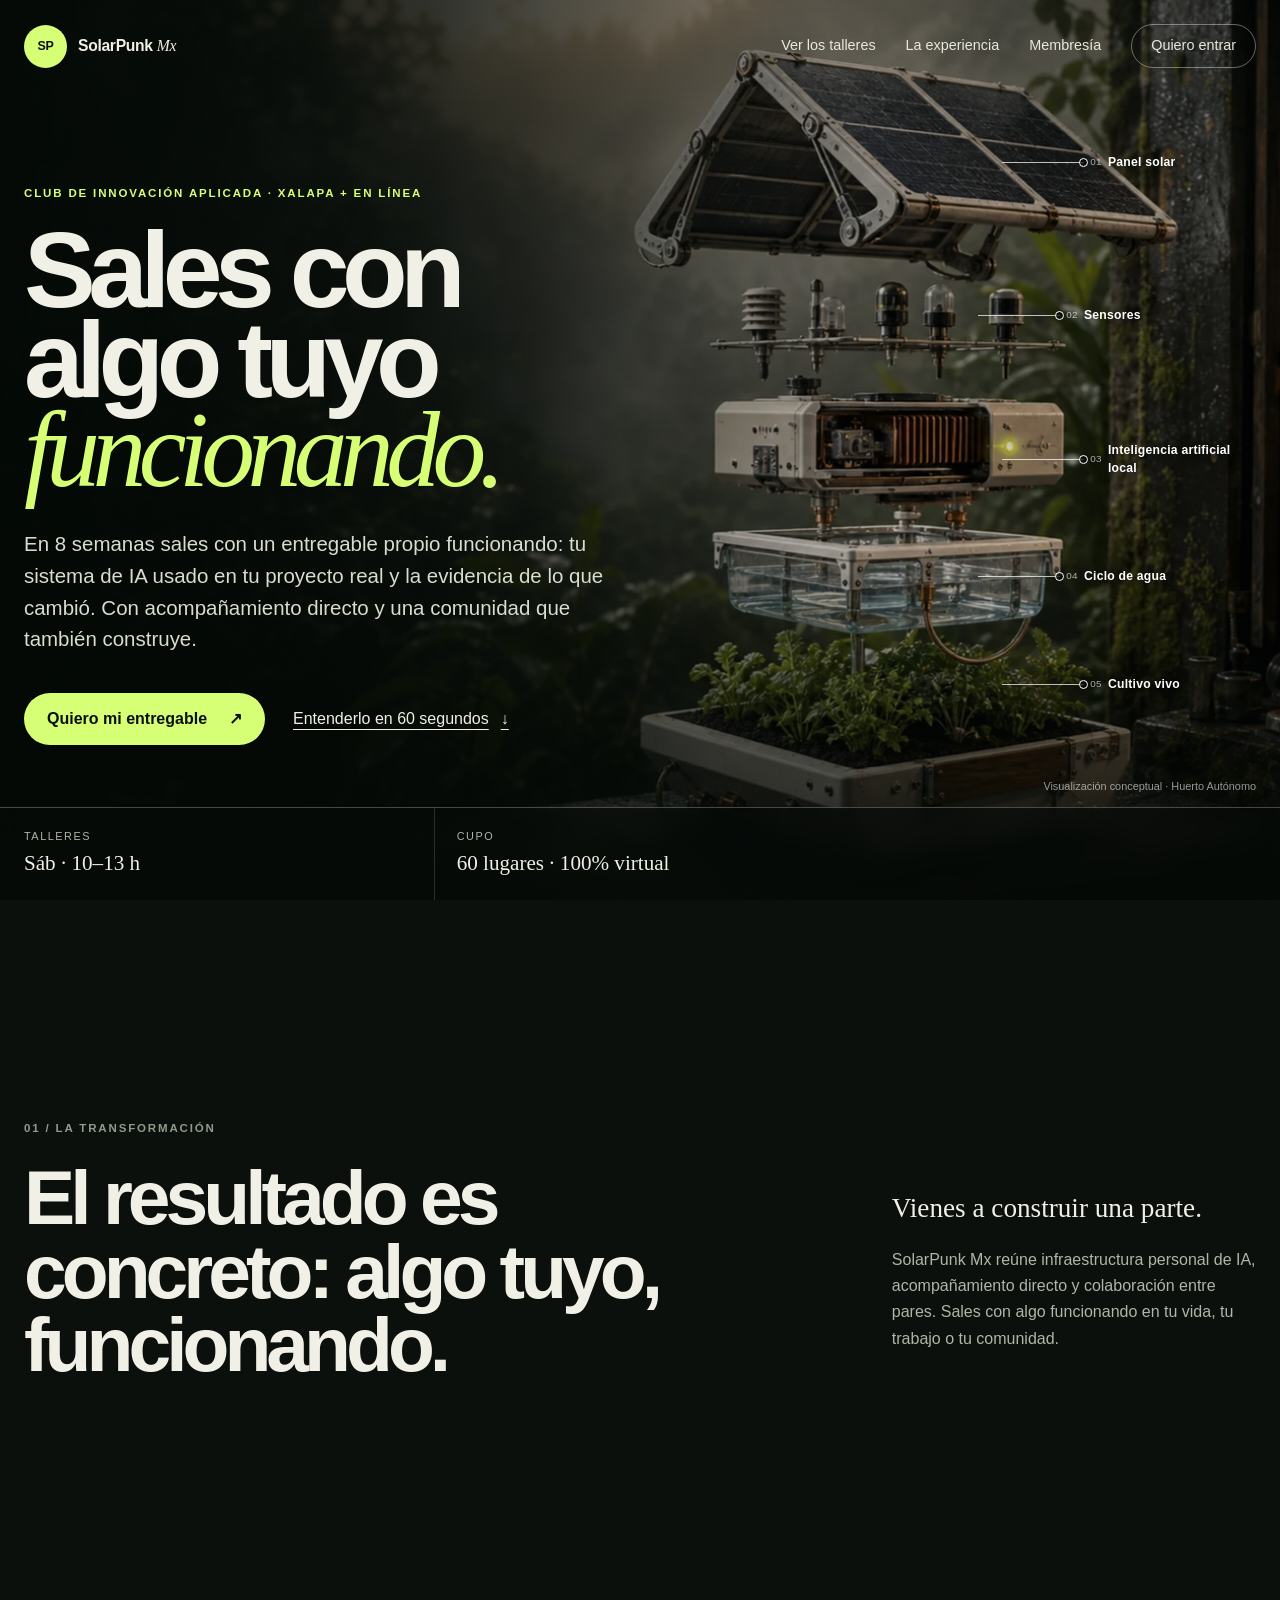
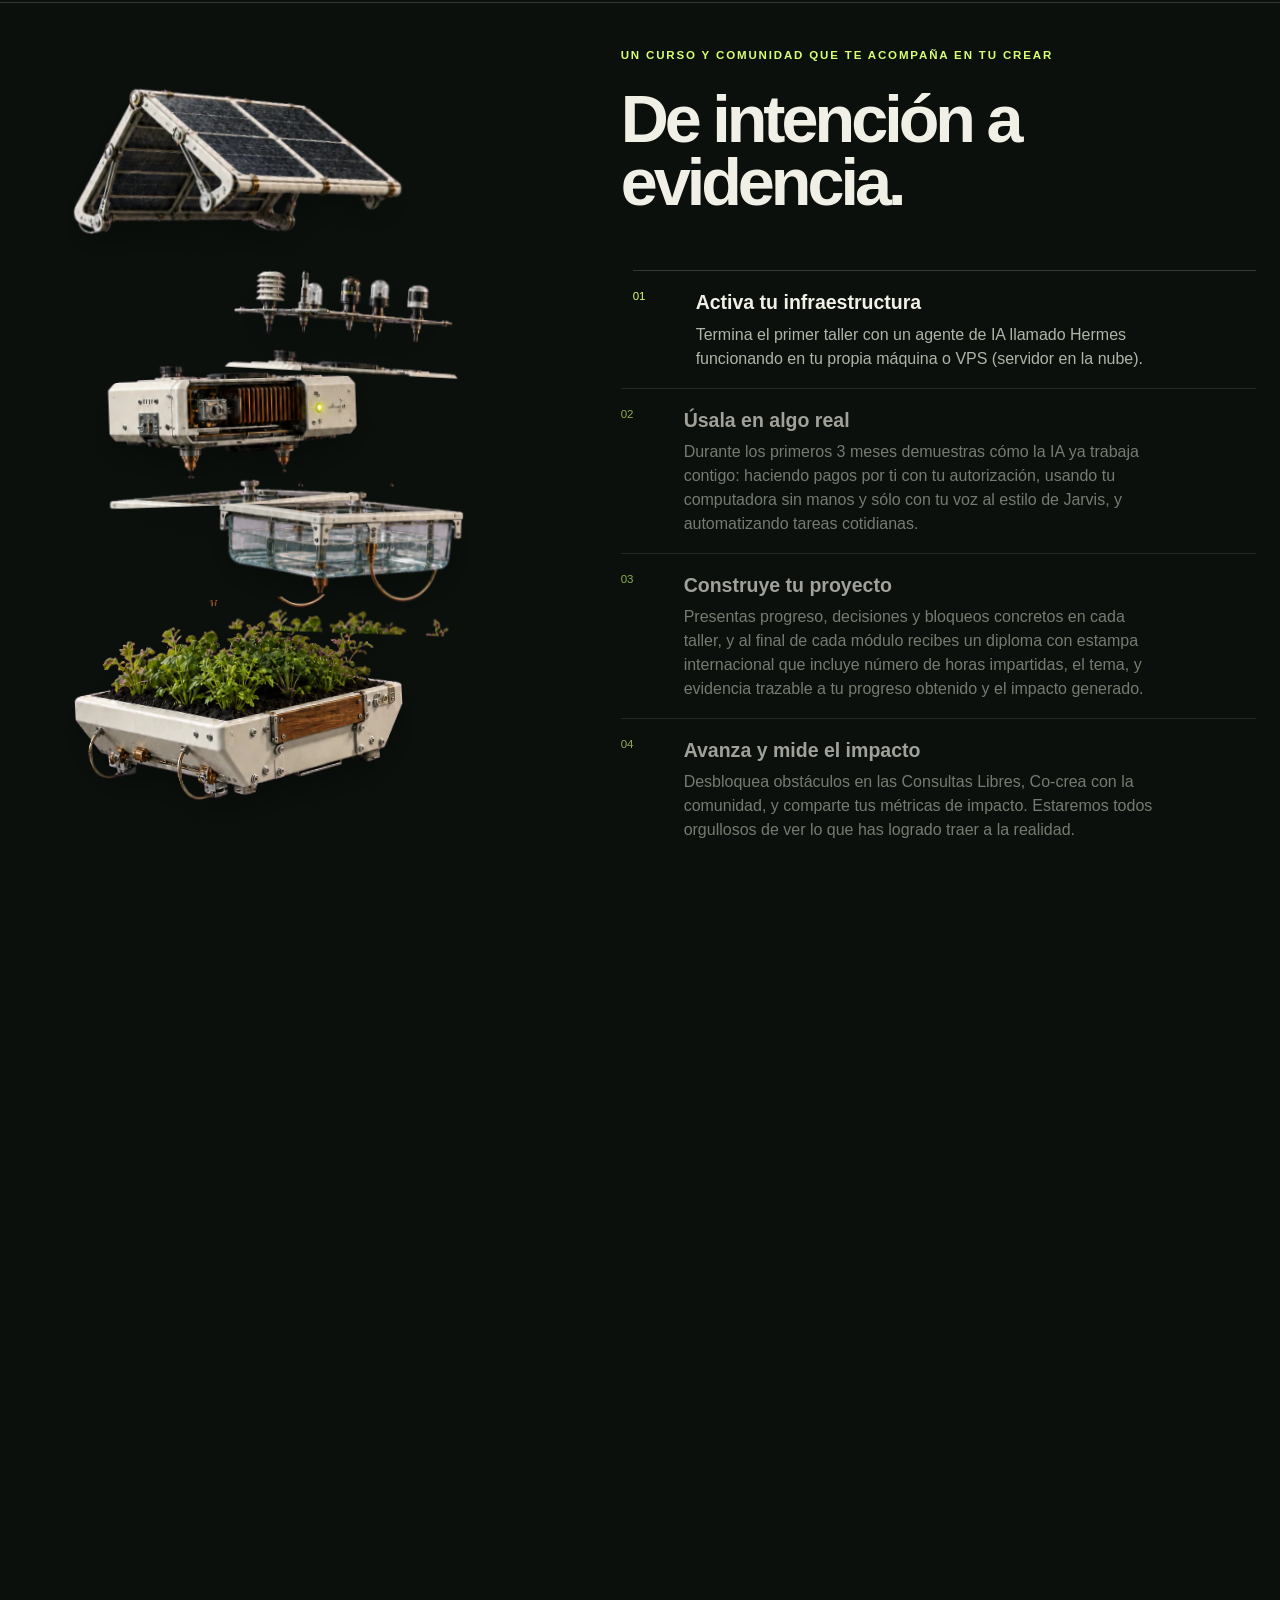
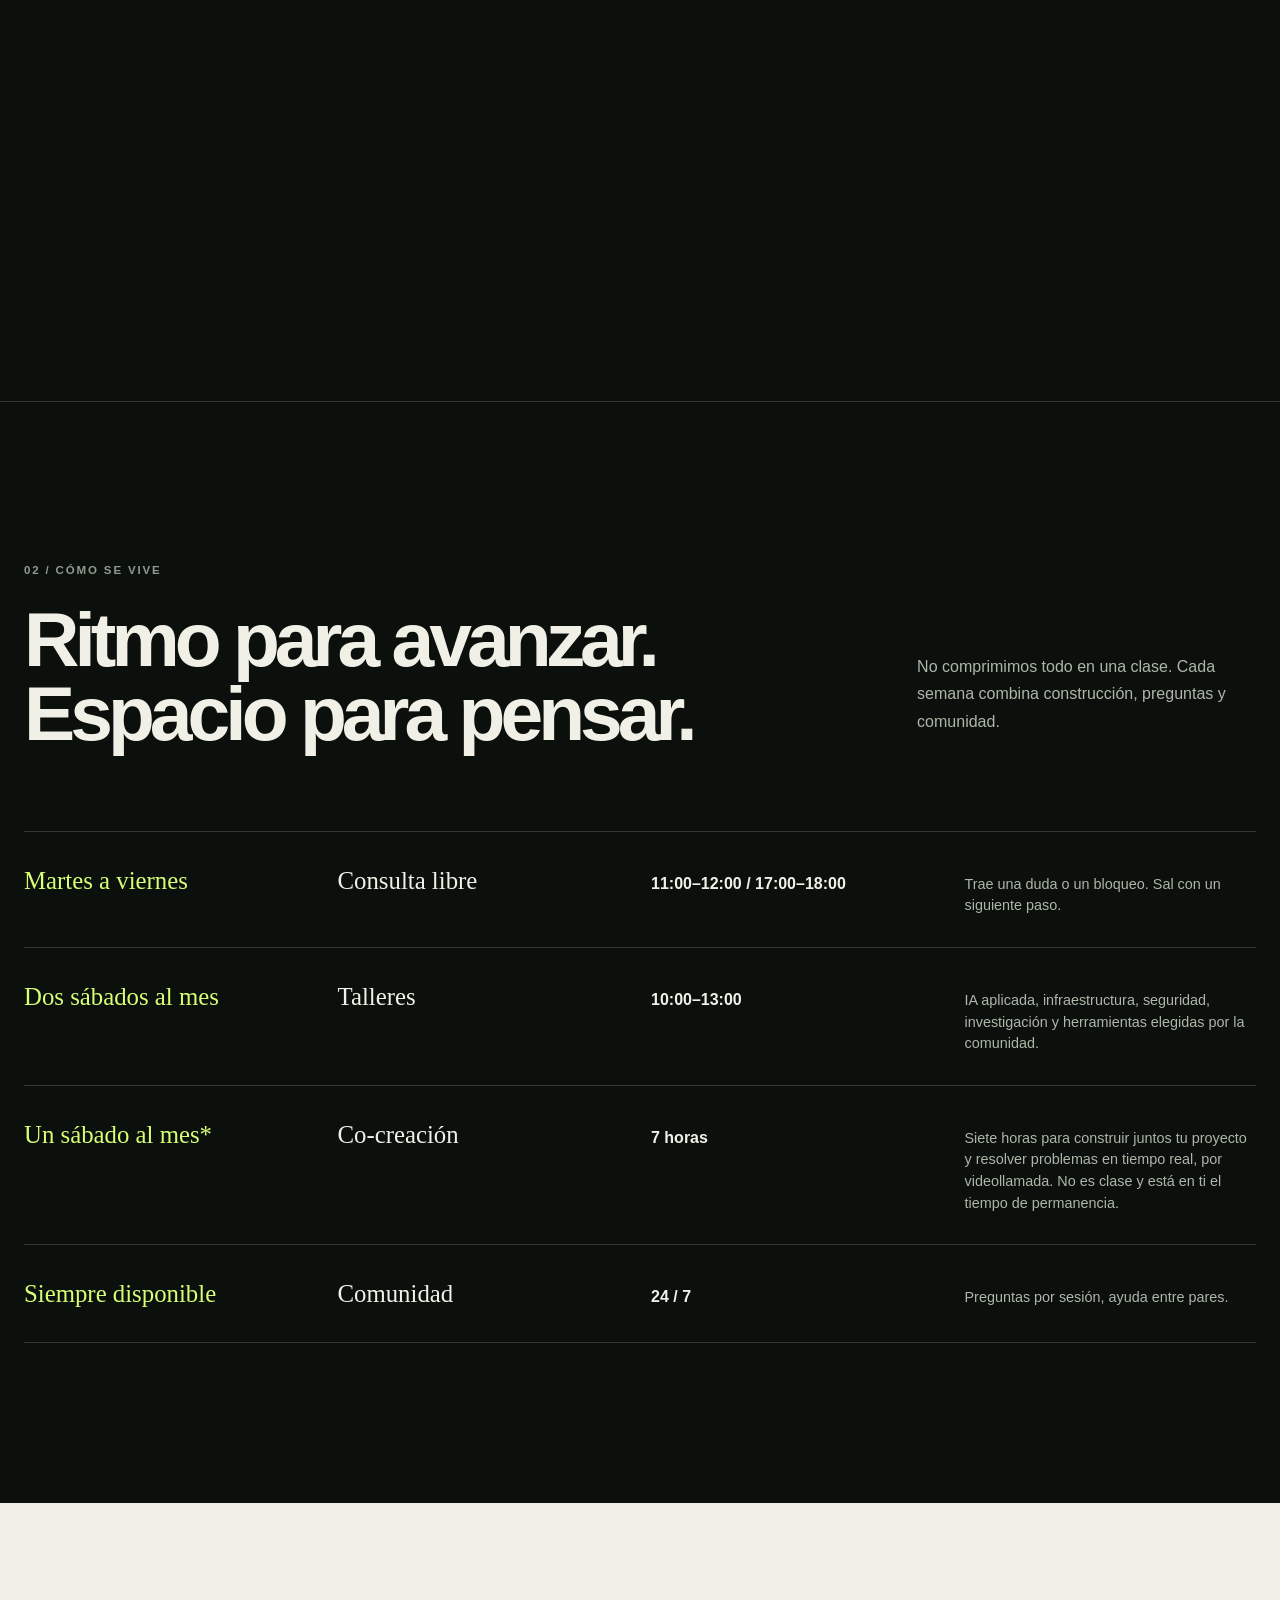
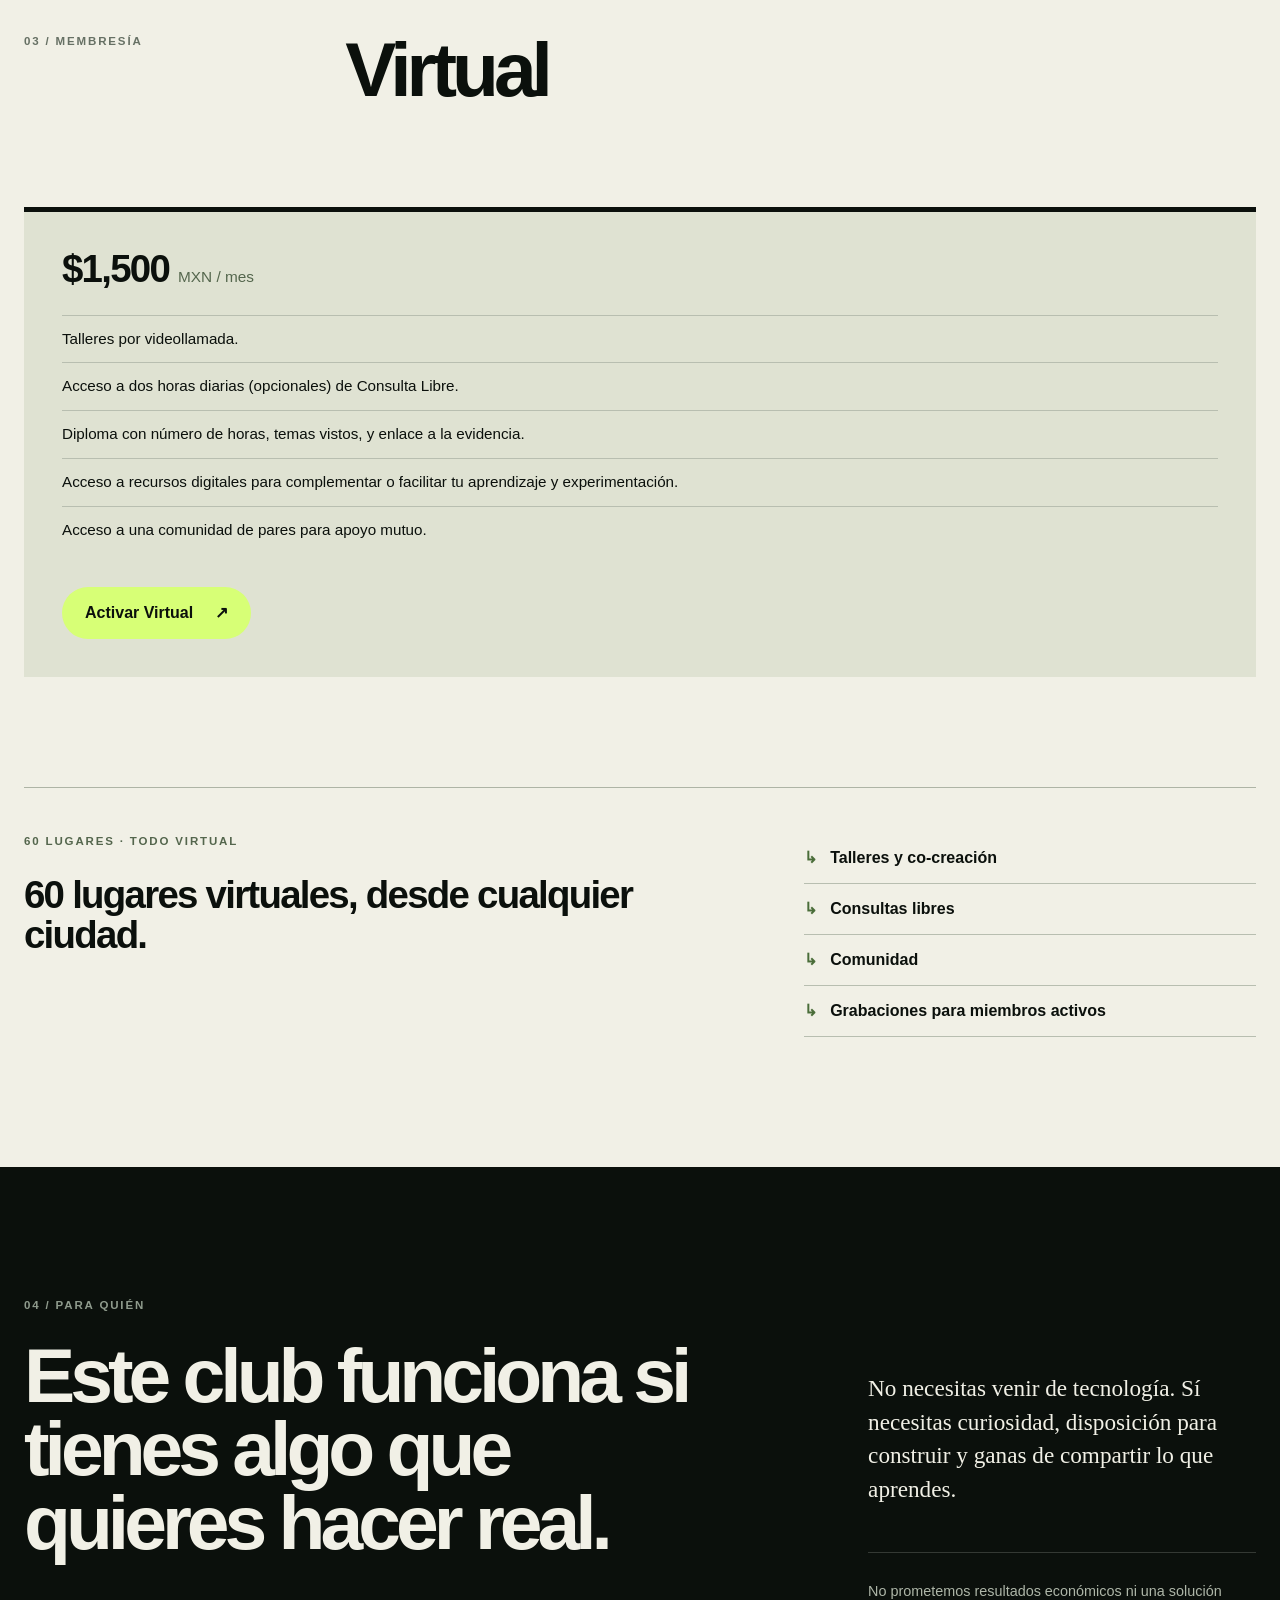
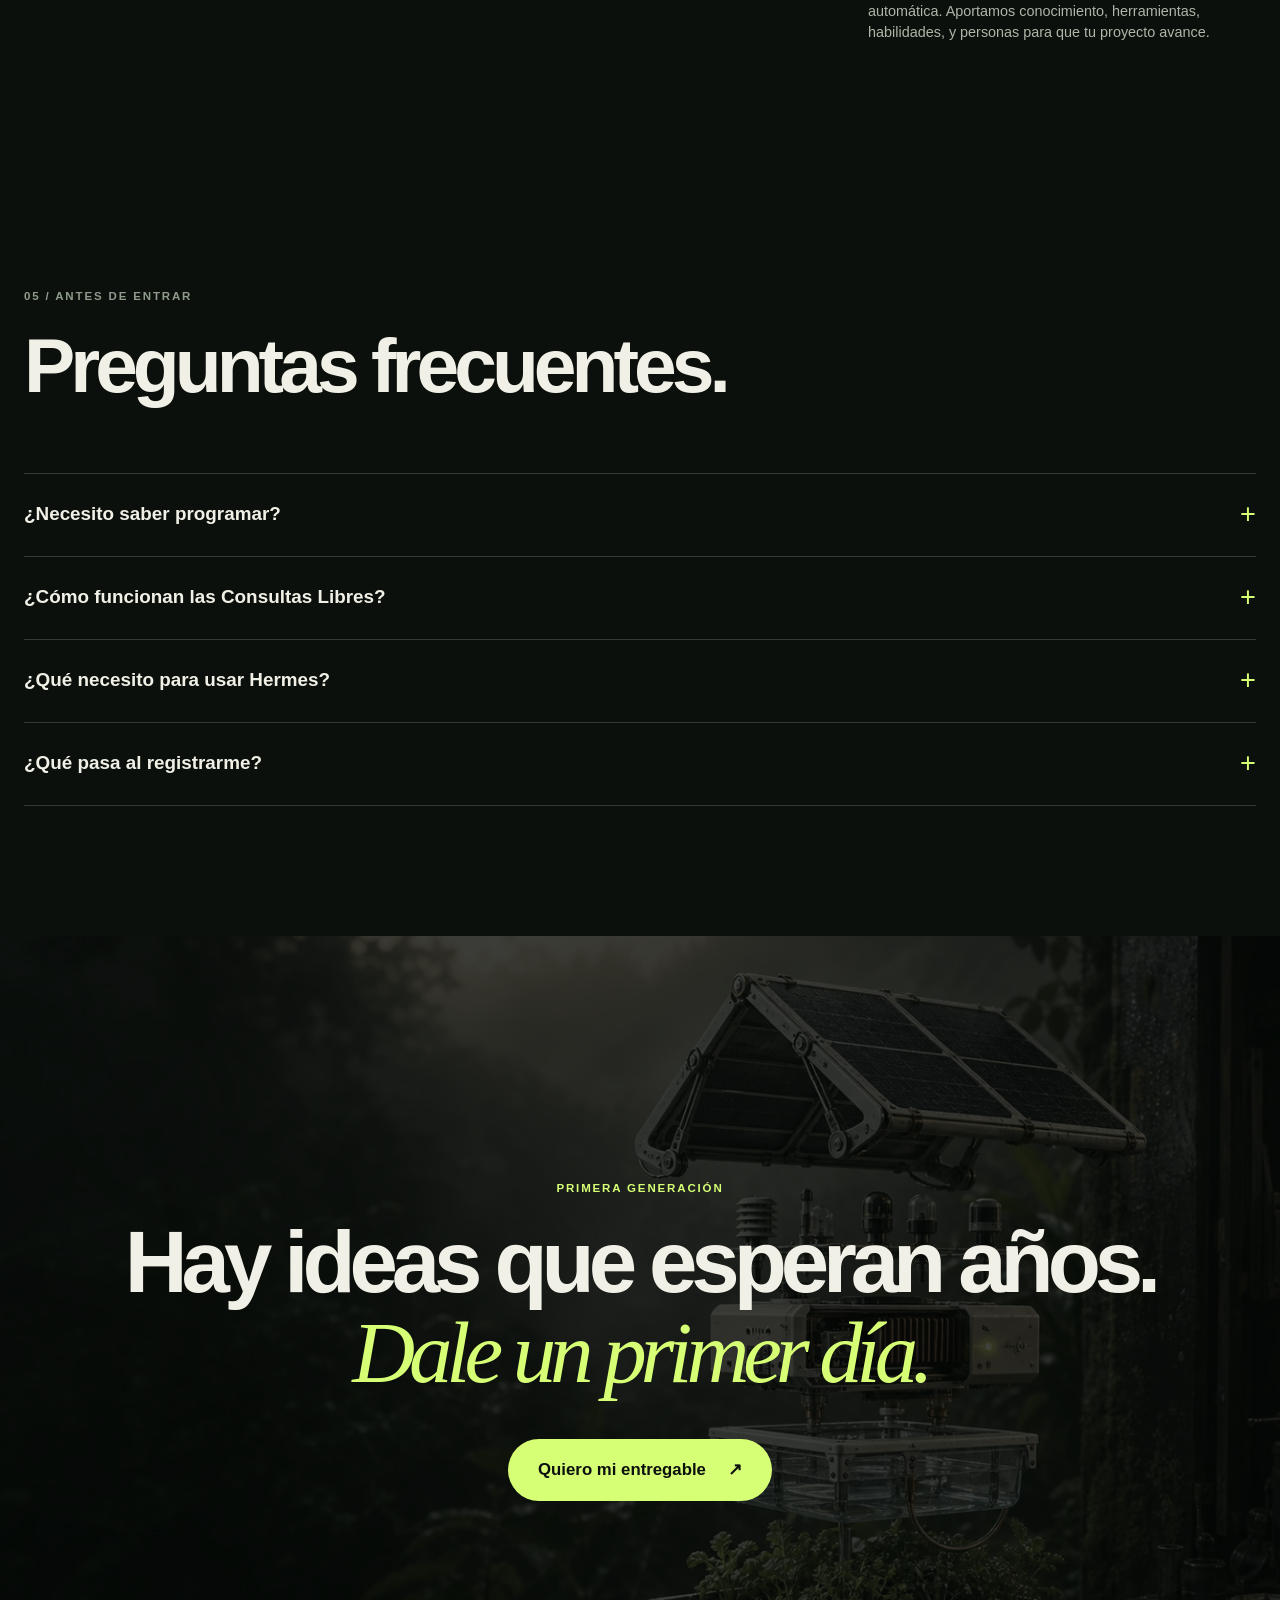
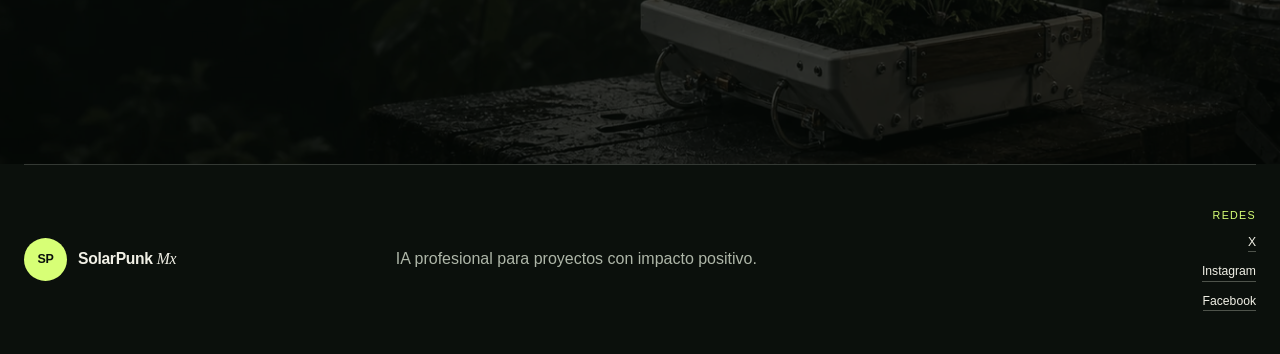
<file: index.html>
<!doctype html>
<html lang="es-MX">
<head>
  <meta charset="utf-8">
  <meta name="viewport" content="width=device-width, initial-scale=1">
  <meta name="description" content="SolarPunk Mx es un club híbrido para convertir ideas en proyectos reales con IA profesional, acompañamiento y comunidad.">
  <meta name="theme-color" content="#0b100c">
  <title>SolarPunk Mx | Haz que tu idea exista</title>
  <link rel="icon" href="favicon.svg" type="image/svg+xml">
  <link rel="preload" as="image" href="assets/concept-huerto-1600.webp" media="(min-width: 721px)">
  <link rel="preload" as="image" href="assets/concept-huerto-mobile-900.webp" media="(max-width: 720px)">
  <link rel="stylesheet" href="styles.css?v=ecad656">
  <script src="app.js?v=ecad656" defer></script>
</head>
<body>
  <a class="skip-link" href="#contenido">Saltar al contenido</a>

  <header class="site-header" data-header>
    <a class="brand" href="#inicio" aria-label="SolarPunk Mx, inicio">
      <span class="brand-mark" aria-hidden="true">SP</span>
      <span class="brand-name">SolarPunk <i>Mx</i></span>
    </a>
    <nav aria-label="Navegación principal">
      <a href="/solarpunk/talleres/">Ver los talleres</a>
      <a href="#experiencia">La experiencia</a>
      <a href="#membresia">Membresía</a>
      <a class="nav-cta" data-cta href="#registro">Quiero entrar</a>
    </nav>
  </header>

  <main id="contenido">
    <section class="hero" id="inicio" aria-labelledby="hero-title">
      <div class="hero-media" aria-hidden="true">
        <picture>
          <source media="(max-width: 720px)" srcset="assets/concept-huerto-mobile-900.webp">
          <img src="assets/concept-huerto-1600.webp" alt="" width="1600" height="900" fetchpriority="high">
        </picture>
        <div class="hero-shade"></div>
      </div>

      <ol class="hero-system-labels" aria-label="Componentes del Huerto Autónomo">
        <li class="label-solar"><span>01</span><strong>Panel solar</strong></li>
        <li class="label-sensors"><span>02</span><strong>Sensores</strong></li>
        <li class="label-ai"><span>03</span><strong>Inteligencia artificial local</strong></li>
        <li class="label-water"><span>04</span><strong>Ciclo de agua</strong></li>
        <li class="label-life"><span>05</span><strong>Cultivo vivo</strong></li>
      </ol>

      <div class="hero-copy">
        <p class="kicker">Club de Innovación Aplicada · Xalapa + en línea</p>
        <h1 id="hero-title">Sales con algo tuyo <em>funcionando.</em></h1>
        <p class="hero-lead">En 8 semanas sales con un entregable propio funcionando: tu sistema de IA usado en tu proyecto real y la evidencia de lo que cambió. Con acompañamiento directo y una comunidad que también construye.</p>
        <div class="hero-actions">
          <a class="button button-primary" data-cta href="#registro">Quiero mi entregable <span aria-hidden="true">↗</span></a>
          <a class="text-link" href="#experiencia">Entenderlo en 60 segundos <span aria-hidden="true">↓</span></a>
        </div>
        <p class="concept-label">Visualización conceptual · Huerto Autónomo</p>
      </div>

      <dl class="hero-facts" aria-label="Datos principales">
        <div><dt>Talleres</dt><dd>Sáb · 10–13 h</dd></div>
        <div><dt>Cupo</dt><dd>60 lugares · 100% virtual</dd></div>
      </dl>
      <div class="scroll-cue" aria-hidden="true"><span></span> Desliza para activar</div>
    </section>

    <section class="manifesto section-pad" id="experiencia" aria-labelledby="manifesto-title">
      <div class="section-index">01 / La transformación</div>
      <div class="manifesto-grid">
        <h2 id="manifesto-title">El resultado es concreto: algo tuyo, funcionando.</h2>
        <div class="manifesto-copy">
          <p>Vienes a construir una parte.</p>
          <p class="muted">SolarPunk Mx reúne infraestructura personal de IA, acompañamiento directo y colaboración entre pares. Sales con algo funcionando en tu vida, tu trabajo o tu comunidad.</p>
        </div>
      </div>
    </section>

    <section class="journey" aria-labelledby="journey-title" data-journey>
      <div class="journey-sticky">
        <div class="journey-visual" aria-hidden="true">
          <div class="assembly-stage" data-assembly>
            <img class="assembly-part part-solar" data-assembly-part data-scatter-x="-60" data-scatter-y="-105" data-scatter-rotate="-4" src="assets/motion/huerto-solar.webp" alt="">
            <img class="assembly-part part-sensors" data-assembly-part data-scatter-x="72" data-scatter-y="-45" data-scatter-rotate="3" src="assets/motion/huerto-sensors.webp" alt="">
            <img class="assembly-part part-ai" data-assembly-part data-scatter-x="-62" data-scatter-y="0" data-scatter-rotate="-2" src="assets/motion/huerto-ai-local.webp" alt="">
            <img class="assembly-part part-water" data-assembly-part data-scatter-x="68" data-scatter-y="48" data-scatter-rotate="2" src="assets/motion/huerto-water.webp" alt="">
            <img class="assembly-part part-life" data-assembly-part data-scatter-x="-55" data-scatter-y="92" data-scatter-rotate="-3" src="assets/motion/huerto-cultivation.webp" alt="">
            <img class="assembly-final" src="assets/motion/huerto-assembled.webp" alt="">
            <p class="assembly-complete" data-assembly-complete><span></span>Sistema integrado</p>
          </div>
        </div>
        <div class="journey-copy">
          <p class="kicker">Un curso y comunidad que te acompaña en tu crear</p>
          <h2 id="journey-title">De intención a evidencia.</h2>
          <ol>
            <li data-stage="idea"><span>01</span><div><strong>Activa tu infraestructura</strong><p>Termina el primer taller con un agente de IA llamado Hermes funcionando en tu propia máquina o VPS (servidor en la nube).</p></div></li>
            <li data-stage="system"><span>02</span><div><strong>Úsala en algo real</strong><p>Durante los primeros 3 meses demuestras cómo la IA ya trabaja contigo: haciendo pagos por ti con tu autorización, usando tu computadora sin manos y sólo con tu voz al estilo de Jarvis, y automatizando tareas cotidianas.</p></div></li>
            <li data-stage="project"><span>03</span><div><strong>Construye tu proyecto</strong><p>Presentas progreso, decisiones y bloqueos concretos en cada taller, y al final de cada módulo recibes un diploma con estampa internacional que incluye número de horas impartidas, el tema, y evidencia trazable a tu progreso obtenido y el impacto generado.</p></div></li>
            <li data-stage="impact"><span>04</span><div><strong>Avanza y mide el impacto</strong><p>Desbloquea obstáculos en las Consultas Libres, Co-crea con la comunidad, y comparte tus métricas de impacto. Estaremos todos orgullosos de ver lo que has logrado traer a la realidad.</p></div></li>
          </ol>
        </div>
      </div>
    </section>

    <section class="rhythm section-pad" aria-labelledby="rhythm-title">
      <div class="section-index">02 / Cómo se vive</div>
      <div class="rhythm-head">
        <h2 id="rhythm-title">Ritmo para avanzar.<br>Espacio para pensar.</h2>
        <p>No comprimimos todo en una clase. Cada semana combina construcción, preguntas y comunidad.</p>
      </div>
      <div class="schedule" role="list">
        <article role="listitem"><p>Martes a viernes</p><h3>Consulta libre</h3><time>11:00–12:00 / 17:00–18:00</time><span>Trae una duda o un bloqueo. Sal con un siguiente paso.</span></article>
        <article role="listitem"><p>Dos sábados al mes</p><h3>Talleres</h3><time>10:00–13:00</time><span>IA aplicada, infraestructura, seguridad, investigación y herramientas elegidas por la comunidad.</span></article>
        <article role="listitem"><p>Un sábado al mes*</p><h3>Co-creación</h3><time>7 horas</time><span>Siete horas para construir juntos tu proyecto y resolver problemas en tiempo real, por videollamada. No es clase y está en ti el tiempo de permanencia.</span></article>
        <article role="listitem"><p>Siempre disponible</p><h3>Comunidad</h3><time>24 / 7</time><span>Preguntas por sesión, ayuda entre pares.</span></article>
      </div>
    </section>

    <section class="membership section-pad" id="membresia" aria-labelledby="membership-title">
      <div class="membership-intro">
        <p class="section-index">03 / Membresía</p>
        <h2 id="membership-title">Virtual</h2>
      </div>
      <div class="modality-compare" aria-label="Modalidad de la membresía">
        <article class="modality-col">
          <h3>$1,500 <span class="modality-price-cycle">MXN / mes</span></h3>
          <ul>
            <li>Talleres por videollamada.</li>
            <li>Acceso a dos horas diarias (opcionales) de Consulta Libre.</li>
            <li>Diploma con número de horas, temas vistos, y enlace a la evidencia.</li>
            <li>Acceso a recursos digitales para complementar o facilitar tu aprendizaje y experimentación.</li>
            <li>Acceso a una comunidad de pares para apoyo mutuo.</li>
          </ul>
          <a class="button button-primary" data-payment-plan="virtual" href="#">Activar Virtual <span aria-hidden="true">↗</span></a>
        </article>
      </div>

      <div class="membership-bottom">
        <div>
          <p class="kicker">60 lugares · todo virtual</p>
          <h3>60 lugares virtuales, desde cualquier ciudad.</h3>
        </div>
        <ul aria-label="Incluido en la membresía">
          <li>Talleres y co-creación</li>
          <li>Consultas libres</li>
          <li>Comunidad</li>
          <li>Grabaciones para miembros activos</li>
        </ul>
      </div>
    </section>

    <section class="fit section-pad" aria-labelledby="fit-title">
      <div class="section-index">04 / Para quién</div>
      <div class="fit-grid">
        <h2 id="fit-title">Este club funciona si tienes algo que quieres hacer real.</h2>
        <div>
          <p>No necesitas venir de tecnología. Sí necesitas curiosidad, disposición para construir y ganas de compartir lo que aprendes.</p>
          <p class="fit-no">No prometemos resultados económicos ni una solución automática. Aportamos conocimiento, herramientas, habilidades, y personas para que tu proyecto avance.</p>
        </div>
      </div>
    </section>

    <section class="faq section-pad" aria-labelledby="faq-title">
      <div class="section-index">05 / Antes de entrar</div>
      <h2 id="faq-title">Preguntas frecuentes.</h2>
      <div class="faq-list">
        <details><summary>¿Necesito saber programar?<span>+</span></summary><p>Todo el curso te llevará de la mano y no tienes que saber nada de código, sin embargo si tienes conocimiento técnico, le sacarás aún más provecho.</p></details>
        <details><summary>¿Cómo funcionan las Consultas Libres?<span>+</span></summary><p>Todo el programa es virtual y recibes la currícula completa: talleres, Consulta Libre, comunidad y diploma con evidencia. Las Consultas Libres son dos horas diarias (opcionales) donde Humberto Besso-Oberto Huerta (el instructor) se conecta para resolver las dudas que hayan surgido de tu aprendizaje.</p></details>
        <details><summary>¿Qué necesito para usar Hermes?<span>+</span></summary><p>La opción preferida es instalarlo en tu computadora por privacidad y control. También puedes usar un VPS (servidor en la nube) individual contratado a tu nombre. Esto lo veremos en la primera clase.</p></details>
        <details><summary>¿Qué pasa al registrarme?<span>+</span></summary><p>Recibirás por correo —desde asuncion@empresaagentica.com— los primeros pasos de bienvenida al Club. Te escribimos en cuanto se confirma tu registro.</p></details>
      </div>
    </section>

    <section class="final-cta" id="registro" aria-labelledby="cta-title">
      <div class="final-cta-backdrop" aria-hidden="true"></div>
      <div class="final-cta-copy">
        <p class="kicker">Primera generación</p>
        <h2 id="cta-title">Hay ideas que esperan años.<br><em>Dale un primer día.</em></h2>
        <a class="button button-primary button-large" data-cta href="#registro">Quiero mi entregable <span aria-hidden="true">↗</span></a>
        <p class="cta-status" data-cta-status></p>
      </div>
    </section>
  </main>

  <footer>
    <a class="brand" href="#inicio"><span class="brand-mark" aria-hidden="true">SP</span><span class="brand-name">SolarPunk <i>Mx</i></span></a>
    <p>IA profesional para proyectos con impacto positivo.</p>
    <nav class="footer-social" aria-label="Redes sociales">
      <span>Redes</span>
      <a href="https://x.com/solarpunkmexico" target="_blank" rel="noopener noreferrer">X</a>
      <a href="https://www.instagram.com/solarpunkmexico" target="_blank" rel="noopener noreferrer">Instagram</a>
      <a href="https://www.facebook.com/SolarPunkMexico/" target="_blank" rel="noopener noreferrer">Facebook</a>
    </nav>
  </footer>
</body>
</html>
</file>
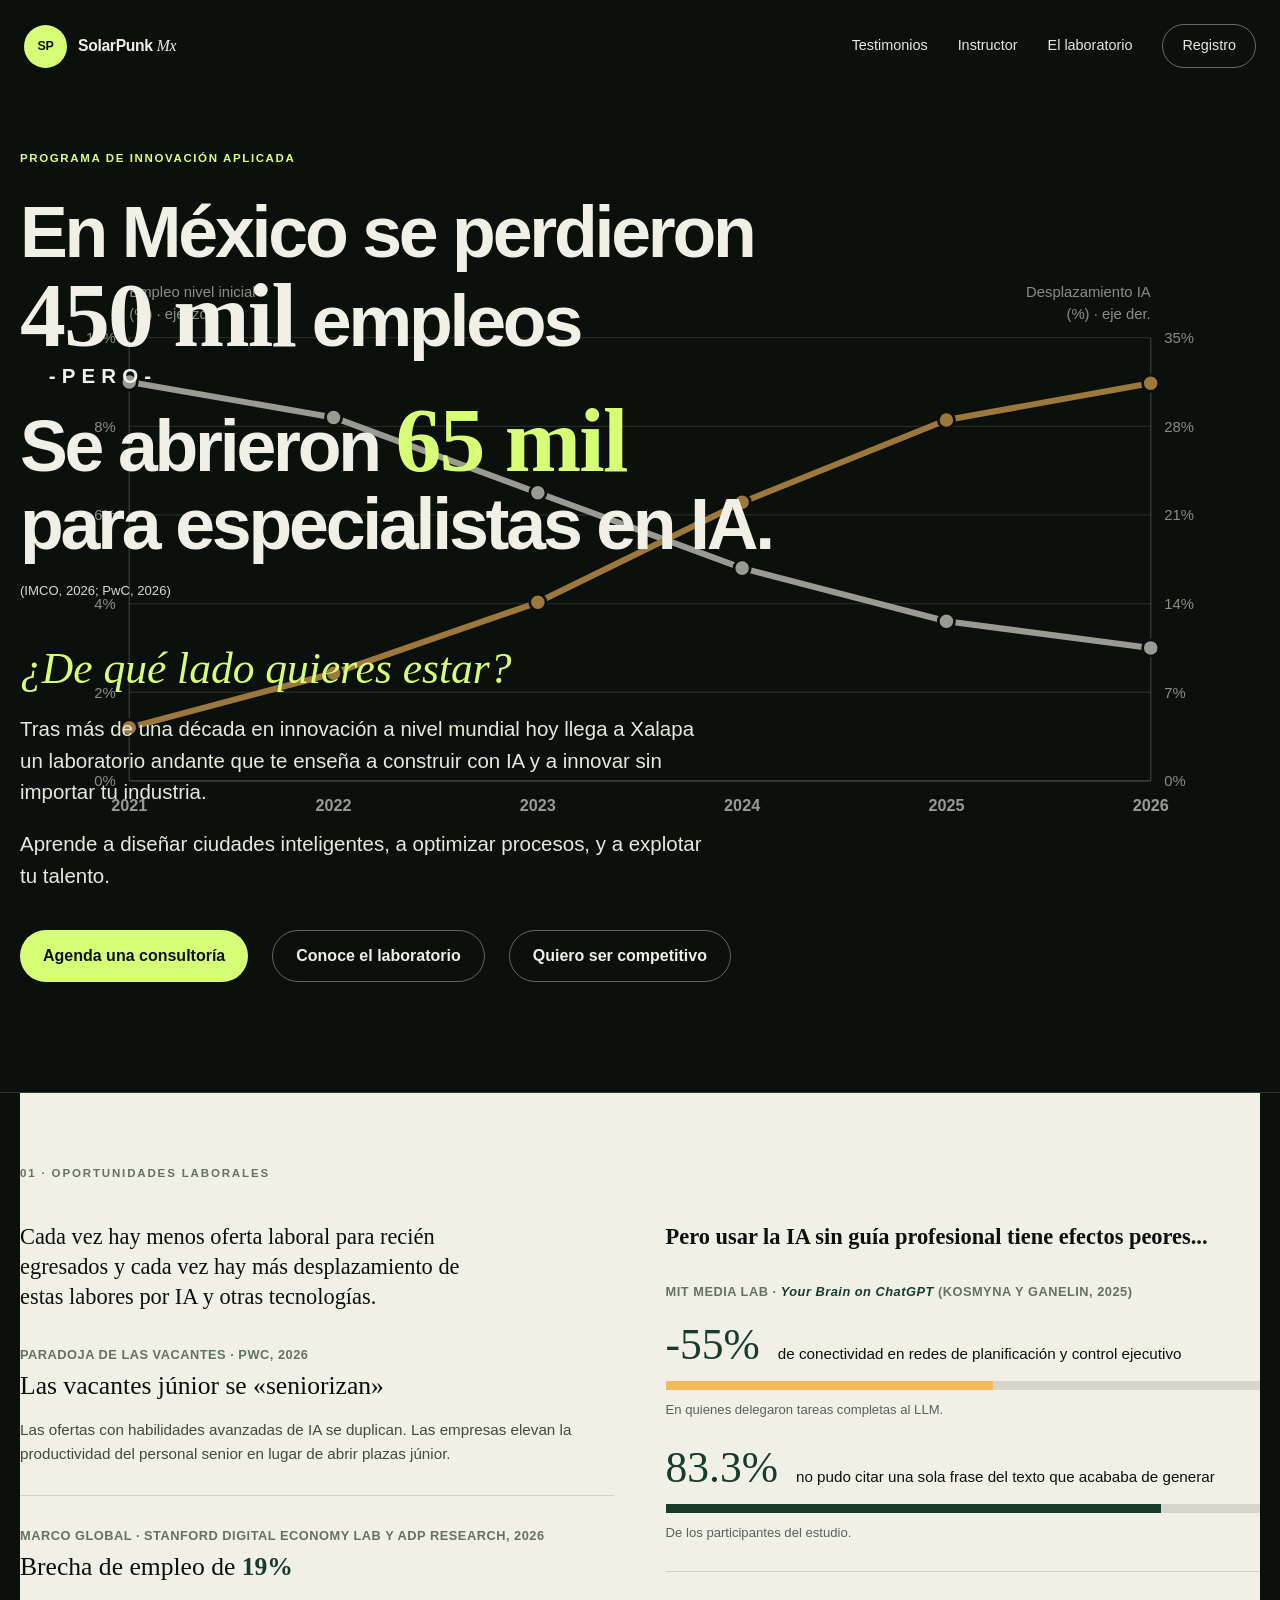
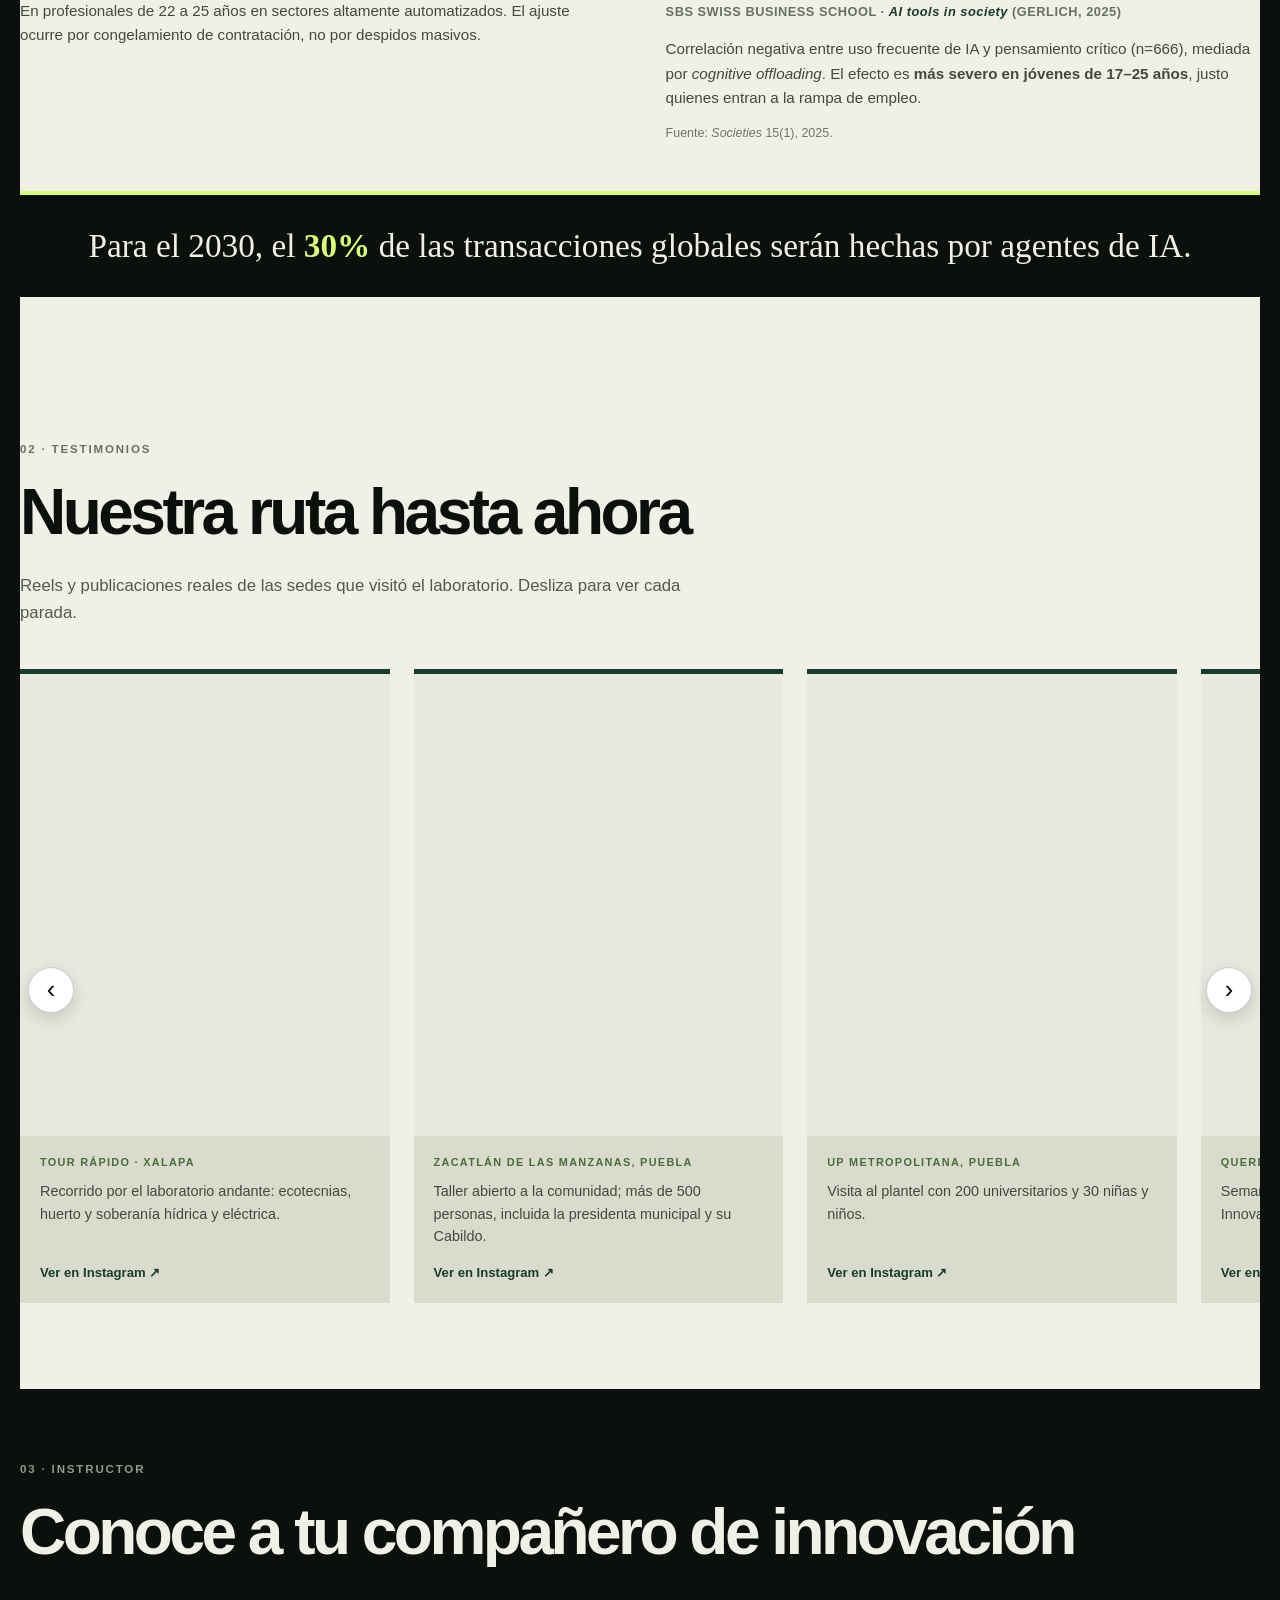
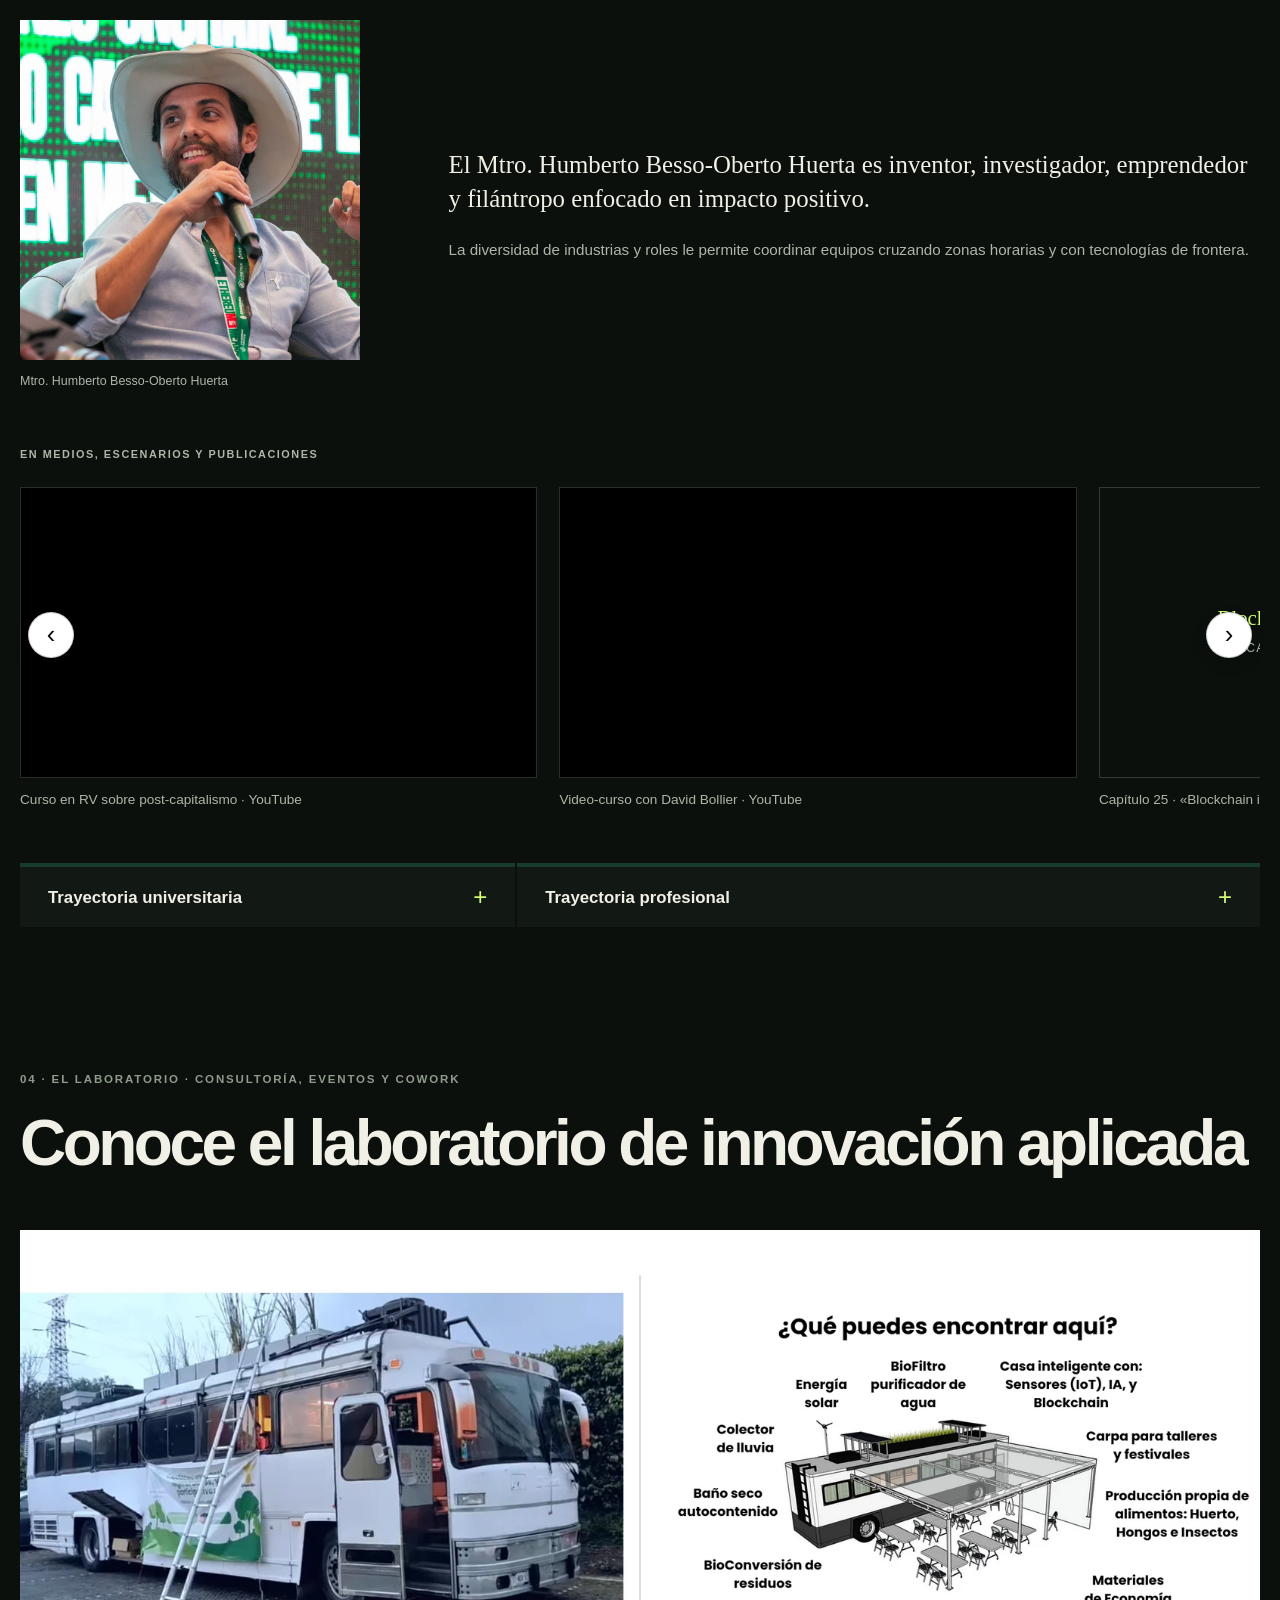
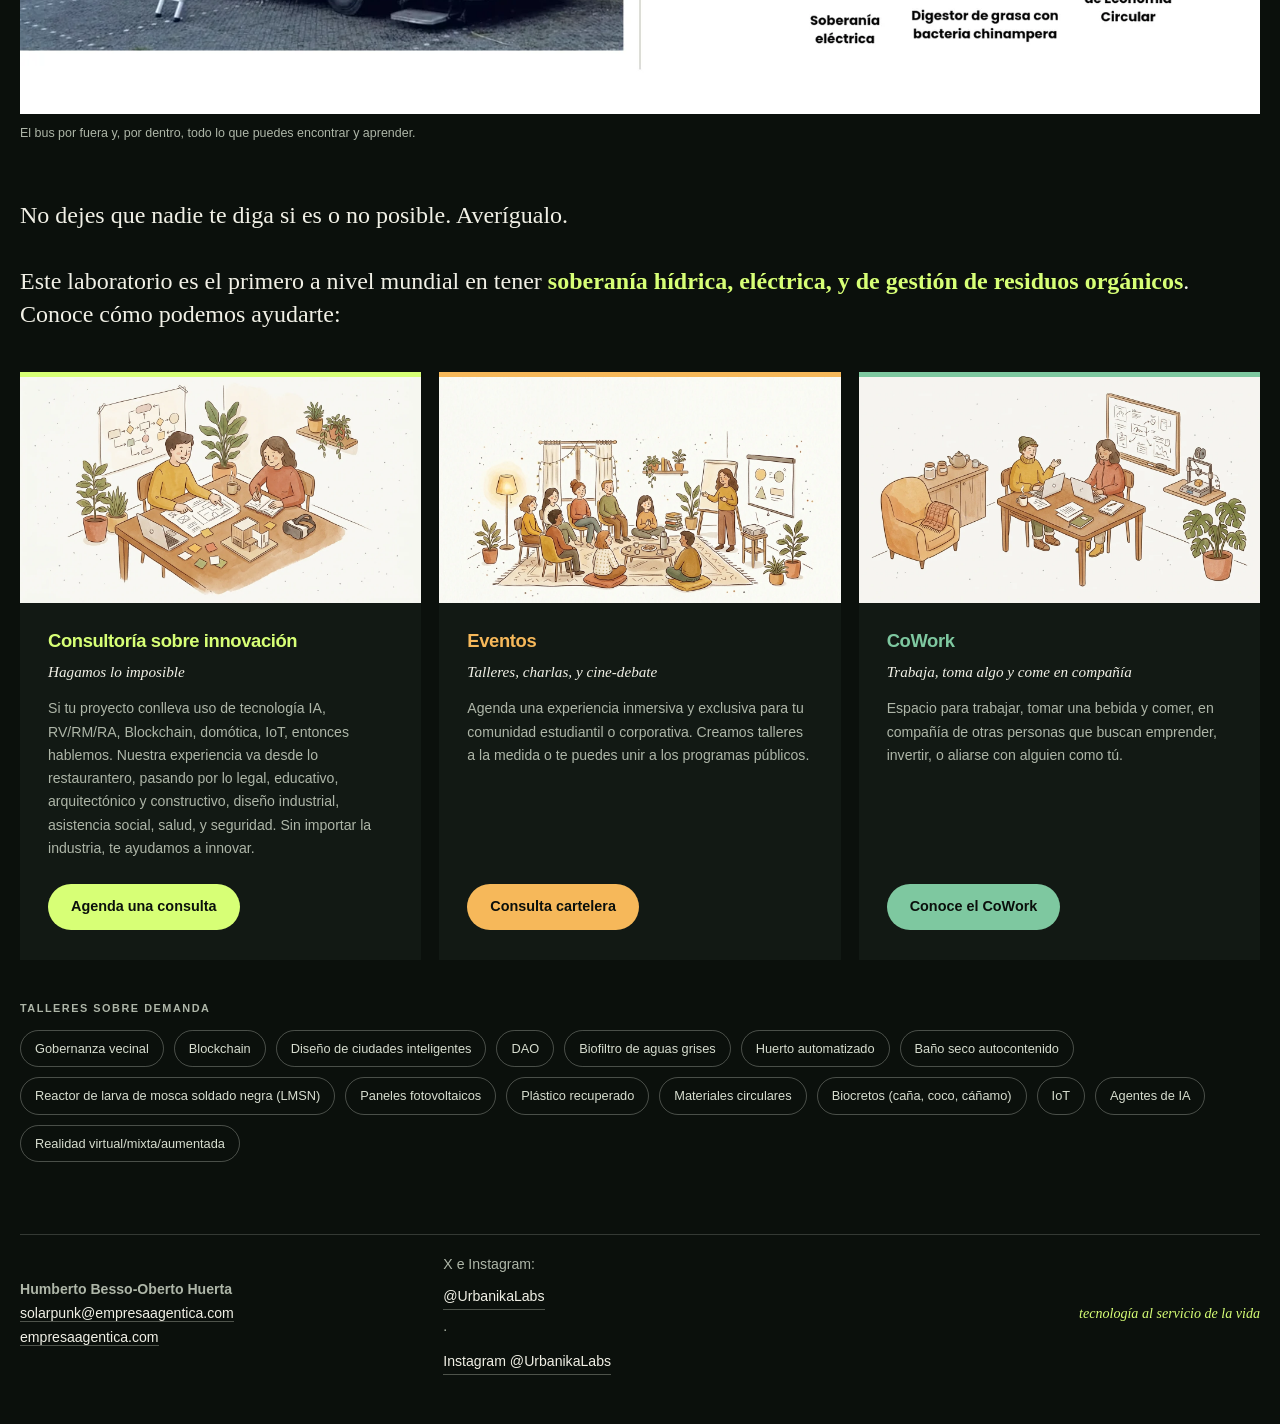
<file: construyamos/index.html>
<!doctype html>
<html lang="es-MX">
<head>
  <meta charset="utf-8">
  <meta name="viewport" content="width=device-width, initial-scale=1">
  <meta name="description" content="Programa de innovación aplicada en Xalapa: conoce el laboratorio andante SolarPunk, con talleres, conferencias y consultoría con IA y ecotecnias; curso virtual de innovación aplicada con agentes de IA.">
  <meta name="theme-color" content="#0b100c">
  <title>SolarPunk Mx | Construyamos — Laboratorio de innovación aplicada</title>
  <link rel="icon" href="data:image/svg+xml,%3Csvg%20xmlns%3D%22http%3A%2F%2Fwww.w3.org%2F2000%2Fsvg%22%20viewBox%3D%220%200%2064%2064%22%3E%3Crect%20width%3D%2264%22%20height%3D%2264%22%20rx%3D%2214%22%20fill%3D%22%23d7ff76%22%2F%3E%3Ccircle%20cx%3D%2232%22%20cy%3D%2232%22%20r%3D%2215%22%20fill%3D%22none%22%20stroke%3D%22%230b100c%22%20stroke-width%3D%226%22%2F%3E%3Cpath%20d%3D%22M14%2050%20L32%2047%20L50%2050%22%20fill%3D%22none%22%20stroke%3D%22%230b100c%22%20stroke-width%3D%226%22%20stroke-linecap%3D%22round%22%2F%3E%3C%2Fsvg%3E">
  <link rel="stylesheet" href="construyamos.css?v=20261009l">
  <script src="construyamos.js?v=20261009j" defer></script>
</head>
<body>
  <a class="skip-link" href="#contenido">Saltar al contenido</a>

  <header class="site-header" data-header>
    <a class="brand" href="/" aria-label="SolarPunk Mx, inicio">
      <span class="brand-mark" aria-hidden="true">SP</span>
      <span class="brand-name">SolarPunk <i>Mx</i></span>
    </a>
    <nav aria-label="Navegación de la página">
      <a href="#testimonios">Testimonios</a>
      <a href="#instructor">Instructor</a>
      <a href="#laboratorio">El laboratorio</a>
      <a class="nav-cta" href="https://empresaagentica.com/solarpunk/" target="_blank" rel="noopener noreferrer">Registro</a>
    </nav>
  </header>

  <main id="contenido">

    <!-- ======== Hero (fondo negro + gráfica de pérdida de empleos) ======== -->
    <section class="cjs-hero cjs-hero-photo" id="inicio" aria-labelledby="hero-title">
      <div class="cjs-hero-chartbg" data-chart="hero" aria-hidden="true">
        <div class="cjs-chart-frame">
          <div id="tendencia-chart-hero" class="cjs-chart"></div>
        </div>
      </div>
      <div class="cjs-hero-scrim" aria-hidden="true"></div>
      <div class="cjs-wrap cjs-hero-inner">
        <p class="kicker reveal">Programa de innovación aplicada</p>
        <h1 id="hero-title" class="reveal">
          <span class="cjs-h1-line">En México se perdieron <strong class="cjs-h1-num">450&nbsp;mil</strong> empleos</span>
          <span class="cjs-pero">-PERO-</span>
          <span class="cjs-h1-line cjs-h1-line2">Se abrieron <strong class="cjs-h1-num">65&nbsp;mil</strong> para especialistas en IA.</span>
        </h1>
        <p class="cjs-hero-cite reveal">(IMCO, 2026; PwC, 2026)</p>
        <p class="cjs-hero-question reveal">¿De qué lado quieres estar?</p>
        <p class="cjs-hero-lead reveal">Tras más de una década en innovación a nivel mundial hoy llega a Xalapa un laboratorio andante que te enseña a construir con IA y a innovar sin importar tu industria.</p>
        <p class="cjs-hero-lead cjs-hero-lead2 reveal">Aprende a diseñar ciudades inteligentes, a optimizar procesos, y a explotar tu talento.</p>
        <!-- Punto único de configuración: scheduler de consultorías. Si el dueño entrega la URL de su calendario definitivo, se cambia este enlace en un solo lugar. -->
        <div class="cjs-hero-actions reveal">
          <a class="button button-primary" href="https://calendly.com/hbesso31/30-min" target="_blank" rel="noopener noreferrer">Agenda una consultoría</a>
          <a class="button button-ghost" href="https://wa.me/529832011923?text=Hola%2C%20me%20gustar%C3%ADa%20hacer%20un%20tour%20al%20laboratorio%20SolarPunk%20%F0%9F%9A%8C" target="_blank" rel="noopener noreferrer">Conoce el laboratorio</a>
          <a class="button button-ghost" href="#oportunidades">Quiero ser competitivo</a>
        </div>
      </div>
    </section>

    <!-- ======== 01 Oportunidades laborales (tendencia + deuda cognitiva) ======== -->
    <section class="section-pad cjs-light" id="oportunidades" aria-label="Oportunidades laborales">
      <div class="cjs-wrap">
        <p class="section-index cjs-index-dark reveal">01 · Oportunidades laborales</p>
        <div class="cjs-oportunidades-grid">
          <div class="cjs-op-col reveal">
            <p class="cjs-op-lead">Cada vez hay menos oferta laboral para recién egresados y cada vez hay más desplazamiento de estas labores por IA y otras tecnologías.</p>
            <div class="cjs-duo reveal">
              <h4>Paradoja de las vacantes · PwC, 2026</h4>
              <p class="cjs-op-finding">Las vacantes júnior se «seniorizan»</p>
              <p class="cjs-duo-text">Las ofertas con habilidades avanzadas de IA se duplican. Las empresas elevan la productividad del personal senior en lugar de abrir plazas júnior.</p>
            </div>
            <div class="cjs-duo reveal">
              <h4>Marco global · Stanford Digital Economy Lab y ADP Research, 2026</h4>
              <p class="cjs-op-finding">Brecha de empleo de <strong>19%</strong></p>
              <p class="cjs-duo-text">En profesionales de 22 a 25 años en sectores altamente automatizados. El ajuste ocurre por congelamiento de contratación, no por despidos masivos.</p>
            </div>
          </div>
            <div class="cjs-op-col reveal">
              <h3 class="cjs-op-sub">Pero usar la IA sin guía profesional tiene efectos peores...</h3>
              <div class="cjs-duo reveal">
                <h4>MIT Media Lab · <em>Your Brain on ChatGPT</em> (Kosmyna y Ganelin, 2025)</h4>
                <div class="cjs-meter" data-meter="--55" data-meter-value="55">
                  <div class="cjs-evi-line"><span class="cjs-meter-num" data-count="-55" data-suffix="%">0%</span><span class="cjs-meter-lab">de conectividad en redes de planificación y control ejecutivo</span></div>
                  <div class="cjs-meter-track"><div class="cjs-meter-fill cjs-meter-fill-down"></div></div>
                  <p class="cjs-meter-cap">En quienes delegaron tareas completas al LLM.</p>
                </div>
                <div class="cjs-meter" data-meter="--83.3" data-meter-value="83.3">
                  <div class="cjs-evi-line"><span class="cjs-meter-num" data-count="83.3" data-suffix="%">0%</span><span class="cjs-meter-lab">no pudo citar una sola frase del texto que acababa de generar</span></div>
                  <div class="cjs-meter-track"><div class="cjs-meter-fill cjs-meter-fill-up"></div></div>
                  <p class="cjs-meter-cap">De los participantes del estudio.</p>
                </div>
              </div>
              <div class="cjs-duo reveal">
                <h4>SBS Swiss Business School · <em>AI tools in society</em> (Gerlich, 2025)</h4>
                <p class="cjs-duo-text">Correlación negativa entre uso frecuente de IA y pensamiento crítico (n=666), mediada por <em>cognitive offloading</em>. El efecto es <strong>más severo en jóvenes de 17–25 años</strong>, justo quienes entran a la rampa de empleo.</p>
                <p class="cjs-duo-note">Fuente: <em>Societies</em> 15(1), 2025.</p>
              </div>
            </div>
        </div>
        <p class="cjs-section-close cjs-close-dark reveal">Para el 2030, el <strong>30%</strong> de las transacciones globales serán hechas por agentes de IA.</p>
      </div>
    </section>

    <!-- ======== 03 Testimonios (embeds reales de Instagram: reels + posts) ======== -->
    <section class="section-pad cjs-light cjs-testimonios" id="testimonios" aria-label="Testimonios de la gira">
      <div class="cjs-wrap">
        <p class="section-index cjs-index-dark reveal">02 · Testimonios</p>
        <h2 class="reveal">Nuestra ruta hasta ahora</h2>
        <p class="cjs-lead cjs-lead-dark reveal">Reels y publicaciones reales de las sedes que visitó el laboratorio. Desliza para ver cada parada.</p>
        <div class="cjs-carousel reveal" data-carousel>
          <button class="cjs-car-btn cjs-car-prev" type="button" aria-label="Testimonio anterior">&#8249;</button>
          <div class="cjs-car-track" data-car-track>
            <figure class="cjs-ig-card">
              <div class="cjs-ig-frame"><iframe src="https://www.instagram.com/p/DMOuEfcx13A/embed/captioned/" title="Tour rápido del laboratorio SolarPunk (Instagram)" loading="lazy" scrolling="no" allowtransparency="true" allowfullscreen></iframe></div>
              <figcaption><span class="cjs-ig-place">Tour rápido · Xalapa</span><p>Recorrido por el laboratorio andante: ecotecnias, huerto y soberanía hídrica y eléctrica.</p><a class="cjs-ig-link" href="https://www.instagram.com/p/DMOuEfcx13A/" target="_blank" rel="noopener noreferrer">Ver en Instagram ↗</a></figcaption>
            </figure>
            <figure class="cjs-ig-card">
              <div class="cjs-ig-frame"><iframe src="https://www.instagram.com/p/DM9RWYPtkMb/embed/captioned/" title="Laboratorio SolarPunk en Zacatlán (Instagram)" loading="lazy" scrolling="no" allowtransparency="true" allowfullscreen></iframe></div>
              <figcaption><span class="cjs-ig-place">Zacatlán de las Manzanas, Puebla</span><p>Taller abierto a la comunidad; más de 500 personas, incluida la presidenta municipal y su Cabildo.</p><a class="cjs-ig-link" href="https://www.instagram.com/p/DM9RWYPtkMb/?utm_source=ig_embed&amp;ig_rid=ARXDq-IGPsjKq9QLQEgVdsd&amp;img_index=4" target="_blank" rel="noopener noreferrer">Ver en Instagram ↗</a></figcaption>
            </figure>
            <figure class="cjs-ig-card">
              <div class="cjs-ig-frame"><iframe src="https://www.instagram.com/p/DNjvlomtzEv/embed/captioned/" title="Laboratorio SolarPunk en la UP Metropolitana de Puebla (Instagram)" loading="lazy" scrolling="no" allowtransparency="true" allowfullscreen></iframe></div>
              <figcaption><span class="cjs-ig-place">UP Metropolitana, Puebla</span><p>Visita al plantel con 200 universitarios y 30 niñas y niños.</p><a class="cjs-ig-link" href="https://www.instagram.com/p/DNjvlomtzEv/" target="_blank" rel="noopener noreferrer">Ver en Instagram ↗</a></figcaption>
            </figure>
            <figure class="cjs-ig-card">
              <div class="cjs-ig-frame"><iframe src="https://www.instagram.com/p/DQFYVMfj_FB/embed/captioned/" title="Laboratorio SolarPunk en Querétaro (Instagram)" loading="lazy" scrolling="no" allowtransparency="true" allowfullscreen></iframe></div>
              <figcaption><span class="cjs-ig-place">Querétaro · BLOQUE</span><p>Semana de Arquitectura Abierta en el Centro de Innovación y Tecnología Creativa.</p><a class="cjs-ig-link" href="https://www.instagram.com/p/DQFYVMfj_FB/" target="_blank" rel="noopener noreferrer">Ver en Instagram ↗</a></figcaption>
            </figure>
            <figure class="cjs-ig-card">
              <div class="cjs-ig-frame"><iframe src="https://www.instagram.com/p/DPAjaZejSrQ/embed/captioned/" title="Laboratorio SolarPunk en la Escuela Lancaster, CDMX (Instagram)" loading="lazy" scrolling="no" allowtransparency="true" allowfullscreen></iframe></div>
              <figcaption><span class="cjs-ig-place">Escuela Lancaster, CDMX</span><p>Programa de innovación y ciudades inteligentes para comunidad escolar.</p><a class="cjs-ig-link" href="https://www.instagram.com/p/DPAjaZejSrQ/" target="_blank" rel="noopener noreferrer">Ver en Instagram ↗</a></figcaption>
            </figure>
            <figure class="cjs-ig-card">
              <div class="cjs-ig-frame"><iframe src="https://www.instagram.com/p/DK8UQlUSgTs/embed/captioned/" title="Laboratorio SolarPunk en la UAM Cuajimalpa (Instagram)" loading="lazy" scrolling="no" allowtransparency="true" allowfullscreen></iframe></div>
              <figcaption><span class="cjs-ig-place">UAM Cuajimalpa, EDOMEX</span><p>Taller de innovación aplicada y economías regenerativas con estudiantes.</p><a class="cjs-ig-link" href="https://www.instagram.com/p/DK8UQlUSgTs/" target="_blank" rel="noopener noreferrer">Ver en Instagram ↗</a></figcaption>
            </figure>
            <figure class="cjs-ig-card">
              <div class="cjs-ig-frame"><iframe src="https://www.instagram.com/p/DOKXT_VjVSF/embed/captioned/" title="Laboratorio SolarPunk en Atlixco (Instagram)" loading="lazy" scrolling="no" allowtransparency="true" allowfullscreen></iframe></div>
              <figcaption><span class="cjs-ig-place">Atlixco, Puebla</span><p>Rueda de prensa con 15 medios y cerca de 400 participantes en tres días.</p><a class="cjs-ig-link" href="https://www.instagram.com/p/DOKXT_VjVSF/" target="_blank" rel="noopener noreferrer">Ver en Instagram ↗</a></figcaption>
            </figure>
            <figure class="cjs-ig-card">
              <div class="cjs-ig-frame"><iframe src="https://www.instagram.com/p/DNXC5Ajt1uw/embed/captioned/" title="Laboratorio SolarPunk en San Andrés Cholula (Instagram)" loading="lazy" scrolling="no" allowtransparency="true" allowfullscreen></iframe></div>
              <figcaption><span class="cjs-ig-place">San Andrés Cholula</span><p>Funcionarios estatales y municipales, empresarios, activistas y ciudadanía.</p><a class="cjs-ig-link" href="https://www.instagram.com/p/DNXC5Ajt1uw/" target="_blank" rel="noopener noreferrer">Ver en Instagram ↗</a></figcaption>
            </figure>
            <figure class="cjs-ig-card">
              <div class="cjs-ig-frame"><iframe src="https://www.instagram.com/p/DOeF4Lxkf3c/embed/captioned/" title="Laboratorio SolarPunk en la UNAM (Instagram)" loading="lazy" scrolling="no" allowtransparency="true" allowfullscreen></iframe></div>
              <figcaption><span class="cjs-ig-place">UNAM, CDMX</span><p>Jornada con la comunidad universitaria: ecotecnias, agentes de IA y diseño de ciudad.</p><a class="cjs-ig-link" href="https://www.instagram.com/p/DOeF4Lxkf3c/" target="_blank" rel="noopener noreferrer">Ver en Instagram ↗</a></figcaption>
            </figure>
          
          </div>
          <button class="cjs-car-btn cjs-car-next" type="button" aria-label="Siguiente testimonio">&#8250;</button>
        </div>
      </div>
    </section>

    <!-- ======== 05 Instructor ======== -->
    <section class="section-pad cjs-instructor" id="instructor" aria-labelledby="instructor-title">
      <div class="cjs-wrap">
        <p class="section-index reveal">03 · Instructor</p>
        <h2 class="reveal" id="instructor-title">Conoce a tu compañero de innovación</h2>
        <div class="cjs-instructor-grid">
          <figure class="cjs-instructor-photo reveal">
            <img src="assets/instructor-humberto.jpg" alt="Mtro. Humberto Besso-Oberto Huerta" width="1000" height="1000" loading="lazy">
            <figcaption>Mtro. Humberto Besso-Oberto Huerta</figcaption>
          </figure>
          <div class="cjs-instructor-copy reveal">
            <p>El Mtro. Humberto Besso-Oberto Huerta es inventor, investigador, emprendedor y filántropo enfocado en impacto positivo.</p>
            <p class="cjs-instructor-close">La diversidad de industrias y roles le permite coordinar equipos cruzando zonas horarias y con tecnologías de frontera.</p>
          </div>
        </div>

        <!-- Carrusel de medios: videos, menciones y publicaciones (hover = realce) -->
        <div class="cjs-shelf" data-carousel>
          <p class="cjs-shelf-kicker reveal">En medios, escenarios y publicaciones</p>
          <button class="cjs-car-btn cjs-car-prev" type="button" aria-label="Medio anterior">&#8249;</button>
          <div class="cjs-shelf-track" data-car-track>
            <figure class="cjs-shelf-item">
              <div class="cjs-shelf-frame"><iframe src="https://www.youtube.com/embed/u2xdQMoLdYQ" title="Curso en realidad virtual sobre post-capitalismo (YouTube)" loading="lazy" allow="accelerometer; autoplay; clipboard-write; encrypted-media; gyroscope; picture-in-picture; web-share" allowfullscreen></iframe></div>
              <figcaption>Curso en RV sobre post-capitalismo · YouTube</figcaption>
            </figure>
            <figure class="cjs-shelf-item">
              <div class="cjs-shelf-frame"><iframe src="https://www.youtube.com/embed/xXoP5hNuk-8" title="Video-curso con David Bollier sobre los pro-comunes (YouTube)" loading="lazy" allow="accelerometer; autoplay; clipboard-write; encrypted-media; gyroscope; picture-in-picture; web-share" allowfullscreen></iframe></div>
              <figcaption>Video-curso con David Bollier · YouTube</figcaption>
            </figure>
            <a class="cjs-shelf-item cjs-shelf-link" href="https://www.elgaronline.com/edcollchap/book/9781035330096/chapter25.xml" target="_blank" rel="noopener noreferrer">
              <div class="cjs-shelf-frame cjs-shelf-frame--text"><span>Blockchain in Public Governance</span><small>Capítulo 25 · Edward Elgar</small></div>
              <figcaption>Capítulo 25 · «Blockchain in Public Governance» ↗</figcaption>
            </a>
            <a class="cjs-shelf-item cjs-shelf-link" href="https://www.hackhumanity.com/post/govhack-ethcc-brussels-2024" target="_blank" rel="noopener noreferrer">
              <div class="cjs-shelf-frame cjs-shelf-frame--text"><span>GovHack</span><small>EthCC Bruselas · 2024</small></div>
              <figcaption>GovHack · EthCC Bruselas 2024 ↗</figcaption>
            </a>
          </div>
          <button class="cjs-car-btn cjs-car-next" type="button" aria-label="Siguiente medio">&#8250;</button>
        </div>
        <div class="cjs-tray-grid">
          <details class="cjs-tray-col reveal">
            <summary>Trayectoria universitaria <span aria-hidden="true">+</span></summary>
            <ul>
              <li>Fundador de <a href="https://www.facebook.com/groups/561441093882100/" target="_blank" rel="noopener noreferrer">HUV ANI</a>, primer grupo estudiantil de negocios internacionales de la UV (2009)</li>
              <li>Co-fundador de <a href="https://www.linkedin.com/company/compnice/" target="_blank" rel="noopener noreferrer">COMPNICE</a> (2014)</li>
              <li>Representante de generación (2010-11) y de carrera (2012)</li>
              <li>Coordinador Brigadista Universiada (2012)</li>
              <li>Seleccionado Mexicano del Programa para el Fortalecimiento de la Función Pública en América Latina — Fundación Botín (2013)</li>
              <li>Halcones UV, fútbol americano (2009-2013)</li>
              <li>Organización de UVtón (2011: 10 mil juguetes a comunidades rurales)</li>
              <li>Organización de decenas de eventos universitarios (2009-2014)</li>
            </ul>
          </details>
          <details class="cjs-tray-col reveal">
            <summary>Trayectoria profesional <span aria-hidden="true">+</span></summary>
            <ul>
              <li>Maestría doble en gobernanza digital e innovación en el sector público (Cum laude, 2019-2021)</li>
              <li>Primera generación de Blockchain Academy México (2018)</li>
              <li>Fundador de Agua Basic (2015-2016)</li>
              <li><a href="https://www.instagram.com/macorina_mezcaloteca/" target="_blank" rel="noopener noreferrer">Mezcaloteca Macorina</a> (2015)</li>
              <li><a href="https://www.facebook.com/Fundacion.ExitosFinancieros/" target="_blank" rel="noopener noreferrer">Fundación Éxitos Financieros A.C.</a> (2013)</li>
              <li>Centro Quetzalcóatl (2012-2015)</li>
              <li>Tallerista en el 1er Congreso Internacional de Cooperativas de Chapingo (2019)</li>
              <li>Fundador de <a href="https://www.facebook.com/FaroChetumal" target="_blank" rel="noopener noreferrer">FARO Chetumal</a> (2018)</li>
              <li>CFE (2018: 40 M MXN/año ahorrados, modelo ESCO, rescate de 11 plantas)</li>
              <li><a href="https://youtu.be/WrhdbC1tJmU" target="_blank" rel="noopener noreferrer">Proof of Humanity</a> (2021: +1,500 enrolados)</li>
              <li>Vinculación Veracruz–Flanders (2020)</li>
              <li>Conferencista y tallerista en Europa, Asia y América (2021-2026)</li>
              <li>Consultoría a Estonia (Decidim, Putukaväil, 2021)</li>
              <li><a href="https://www.youtube.com/watch?v=u2xdQMoLdYQ" target="_blank" rel="noopener noreferrer">Curso en RV sobre post-capitalismo</a> (2022)</li>
              <li><a href="https://www.youtube.com/watch?v=xXoP5hNuk-8" target="_blank" rel="noopener noreferrer">Video-curso con David Bollier</a> (2023)</li>
              <li><a href="https://www.hackhumanity.com/post/govhack-ethcc-brussels-2024" target="_blank" rel="noopener noreferrer">GovHack</a> (2024: decisiones de 6 meses a 3 días)</li>
              <li>Consultoría al nodo belga de EBSI (2024)</li>
              <li>Delegado de gobernanza en Scroll (2025) y Celo (2025)</li>
              <li>Contribuidor a DAOs (2018-2025)</li>
              <li>Consultoría en gobernanza distribuida para Zero Knowledge Network (2025)</li>
              <li>Fundador de Urbánika (2022-2026)</li>
              <li>Facilitación de proyectos internacionales para donaciones (2019-2026)</li>
              <li>Inventor y diseñador del SolarPunk Bus</li>
              <li>Autor del <a href="https://www.elgaronline.com/edcollchap/book/9781035330096/chapter25.xml" target="_blank" rel="noopener noreferrer">capítulo 25 de «Blockchain in Public Governance»</a> (2025)</li>
              <li>Líder de Gobernanza para <a href="http://near.org" target="_blank" rel="noopener noreferrer">NEAR.org</a> (2025-2026, aprobación 100%)</li>
              <li>Consultoría en recuperación de 3M USD (2026)</li>
              <li>Desarrollo del programa SolarPunk MX</li>
            </ul>
          </details>
        </div>
      </div>
    </section>

    <!-- ======== 02 Conoce el laboratorio ======== -->
    <section class="section-pad" id="laboratorio" aria-labelledby="lab-title">
      <div class="cjs-wrap">
        <p class="section-index reveal">04 · El laboratorio · Consultoría, eventos y cowork</p>
        <h2 class="reveal" id="lab-title">Conoce el laboratorio de innovación aplicada</h2>
        <figure class="cjs-bus-photo reveal">
          <img src="assets/bus-explicacion.webp" alt="A la izquierda, foto real del bus SolarPunk; a la derecha, diagrama «¿Qué puedes encontrar aquí?» que explica sus ecotecnias: energía solar, biofiltro, casa inteligente con IoT, IA y blockchain, carpa para talleres, producción de alimentos, materiales de economía circular, digestor de grasa, soberanía eléctrica, bioconversión de residuos, baño seco y colector de lluvia." width="1640" height="640" loading="lazy">
          <figcaption>El bus por fuera y, por dentro, todo lo que puedes encontrar y aprender.</figcaption>
        </figure>
        <div class="cjs-bus-oficina-grid">
          <div class="reveal">
            <p class="cjs-bus-claim">No dejes que nadie te diga si es o no posible. Averígualo.</p>
            <p class="cjs-bus-claim">Este laboratorio es el primero a nivel mundial en tener <strong>soberanía hídrica, eléctrica, y de gestión de residuos orgánicos</strong>. Conoce cómo podemos ayudarte:</p>
            <div class="cjs-lab-cards">
              <article class="cjs-lab-card cjs-lab-card--consultoria reveal">
                <img class="cjs-lab-card-img" src="assets/card-consultoria.webp" alt="Ilustración: consultoría de innovación con dos personas revisando un plano y un prototipo" width="800" height="450" loading="lazy">
                <div class="cjs-lab-card-body">
                  <h3>Consultoría sobre innovación</h3>
                  <p class="cjs-lab-card-sub">Hagamos lo imposible</p>
                  <p class="cjs-lab-card-text">Si tu proyecto conlleva uso de tecnología IA, RV/RM/RA, Blockchain, domótica, IoT, entonces hablemos. Nuestra experiencia va desde lo restaurantero, pasando por lo legal, educativo, arquitectónico y constructivo, diseño industrial, asistencia social, salud, y seguridad. Sin importar la industria, te ayudamos a innovar.</p>
                  <a class="button button-primary" href="https://calendly.com/hbesso31/30-min" target="_blank" rel="noopener noreferrer">Agenda una consulta</a>
                </div>
              </article>
              <article class="cjs-lab-card cjs-lab-card--eventos reveal">
                <img class="cjs-lab-card-img" src="assets/card-eventos.webp" alt="Ilustración: taller con ponente frente a un grupo en un espacio cálido" width="800" height="450" loading="lazy">
                <div class="cjs-lab-card-body">
                  <h3>Eventos</h3>
                  <p class="cjs-lab-card-sub">Talleres, charlas, y cine-debate</p>
                  <p class="cjs-lab-card-text">Agenda una experiencia inmersiva y exclusiva para tu comunidad estudiantil o corporativa. Creamos talleres a la medida o te puedes unir a los programas públicos.</p>
                  <a class="button button-primary" href="cartelera/">Consulta cartelera</a>
                </div>
              </article>
              <article class="cjs-lab-card cjs-lab-card--cowork reveal">
                <img class="cjs-lab-card-img" src="assets/card-cowork.webp" alt="Ilustración: espacio CoWork con dos personas trabajando, sofá, impresora 3D y plantas" width="800" height="450" loading="lazy">
                <div class="cjs-lab-card-body">
                  <h3>CoWork</h3>
                  <p class="cjs-lab-card-sub">Trabaja, toma algo y come en compañía</p>
                  <p class="cjs-lab-card-text">Espacio para trabajar, tomar una bebida y comer, en compañía de otras personas que buscan emprender, invertir, o aliarse con alguien como tú.</p>
                  <a class="button button-primary" href="cowork/">Conoce el CoWork</a>
                </div>
              </article>
            </div>
            <p class="cjs-bus-eco-kicker">Talleres sobre demanda</p>
            <ul class="cjs-chips">
              <li>Gobernanza vecinal</li>
              <li>Blockchain</li>
              <li>Diseño de ciudades inteligentes</li>
              <li>DAO</li>
              <li>Biofiltro de aguas grises</li>
              <li>Huerto automatizado</li>
              <li>Baño seco autocontenido</li>
              <li>Reactor de larva de mosca soldado negra (LMSN)</li>
              <li>Paneles fotovoltaicos</li>
              <li>Plástico recuperado</li>
              <li>Materiales circulares</li>
              <li>Biocretos (caña, coco, cáñamo)</li>
              <li>IoT</li>
              <li>Agentes de IA</li>
              <li>Realidad virtual/mixta/aumentada</li>
            </ul>
          </div>
        </div>
      </div>
    </section>

  </main>

  <footer>
    <p class="cjs-footer-contact">
      <strong>Humberto Besso-Oberto Huerta</strong><br>
      <a href="mailto:solarpunk@empresaagentica.com">solarpunk@empresaagentica.com</a><br>
      <a href="https://empresaagentica.com" target="_blank" rel="noopener noreferrer">empresaagentica.com</a>
    </p>
    <p class="cjs-footer-social">
      X e Instagram: <a href="https://x.com/UrbanikaLabs" target="_blank" rel="noopener noreferrer">@UrbanikaLabs</a> ·
      <a href="https://www.instagram.com/UrbanikaLabs/" target="_blank" rel="noopener noreferrer">Instagram @UrbanikaLabs</a>
    </p>
    <div class="cjs-footer-sign">
      <p class="cjs-footer-promise">tecnología al servicio de la vida</p>
    </div>
  </footer>

</body>
</html>
</file>
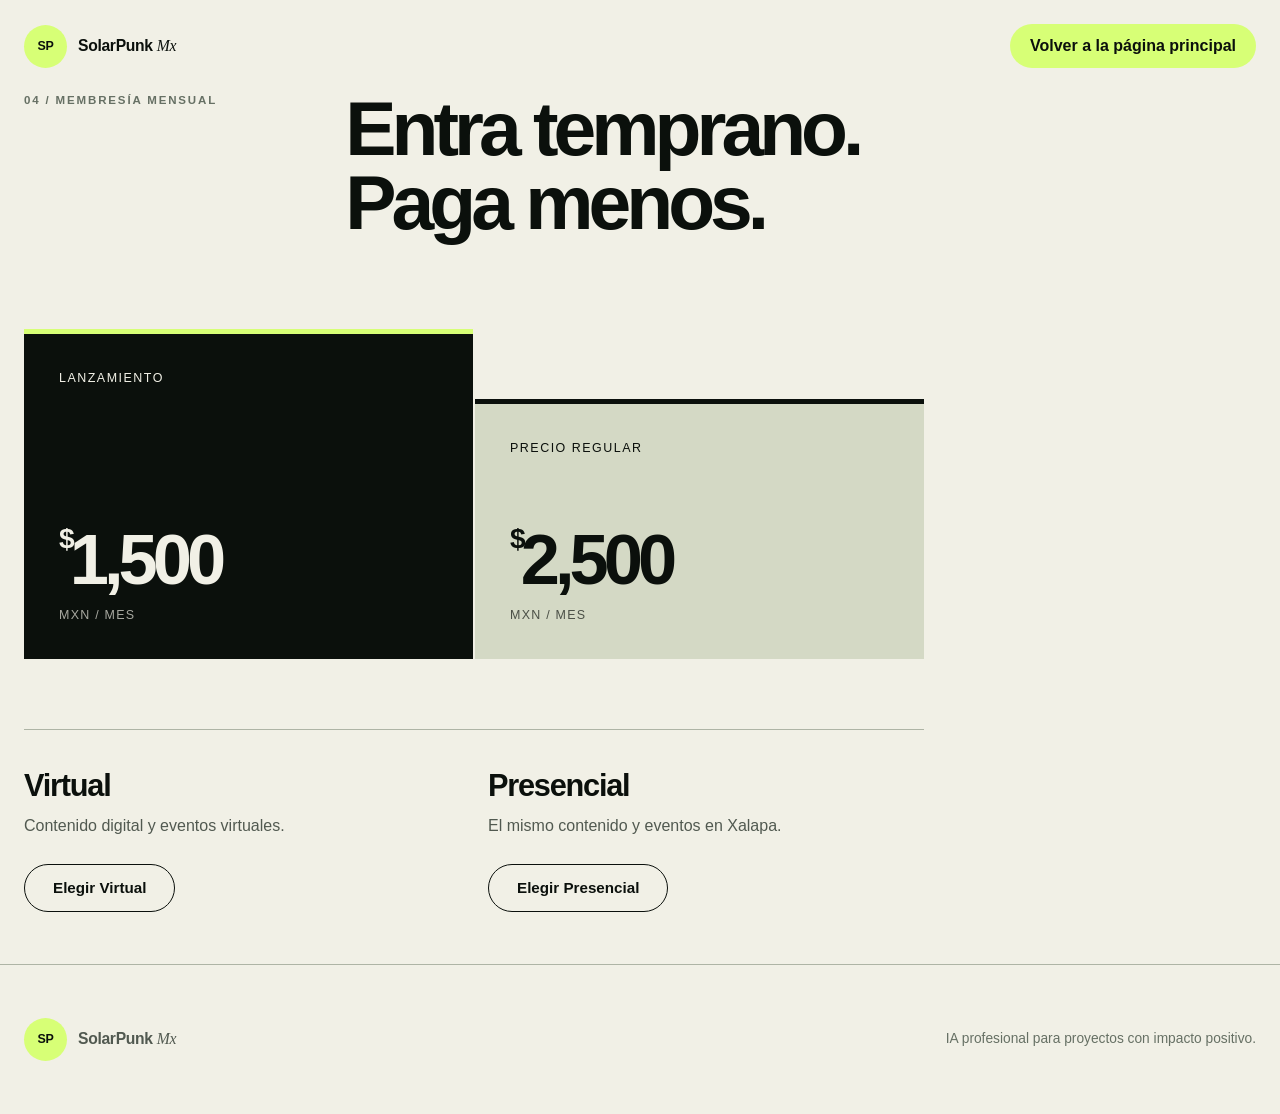
<file: planes/index.html>
<!doctype html>
<html lang="es-MX">
<head>
  <meta charset="utf-8">
  <meta name="viewport" content="width=device-width, initial-scale=1">
  <meta name="description" content="Planes de membresía del Club SolarPunk Mx: precio de lanzamiento $1,500 MXN/mes, precio regular $2,500 MXN/mes y modalidades Virtual y Presencial.">
  <meta name="theme-color" content="#f1f0e6">
  <title>Planes | SolarPunk Mx</title>
  <link rel="icon" href="../favicon.svg" type="image/svg+xml">
  <link rel="stylesheet" href="../styles.css?v=20260818-socials">
  <link rel="stylesheet" href="planes.css">
</head>
<body class="planes-page">
  <a class="skip-link" href="#planes-contenido">Saltar al contenido</a>

  <header class="planes-header">
    <a class="brand" href="../" aria-label="SolarPunk Mx, inicio">
      <span class="brand-mark" aria-hidden="true">SP</span>
      <span class="brand-name">SolarPunk <i>Mx</i></span>
    </a>
    <a class="button button-primary planes-header-cta" href="../">Volver a la página principal</a>
  </header>

  <main id="planes-contenido">
    <section class="membership planes-main" aria-labelledby="planes-title">
      <div class="membership-intro planes-intro">
        <p class="section-index">04 / Membresía mensual</p>
        <h2 id="planes-title">Entra temprano.<br>Paga menos.</h2>
      </div>

      <div class="price-stairs planes-ladder" aria-label="Escalera de precios de lanzamiento">
        <article class="tier tier-three planes-tier-featured">
          <p>Lanzamiento</p>
          <strong><sup>$</sup>1,500</strong>
          <span>MXN / mes</span>
        </article>
        <article class="tier tier-two planes-tier-regular">
          <p>Precio regular</p>
          <strong><sup>$</sup>2,500</strong>
          <span>MXN / mes</span>
        </article>
      </div>

      <div class="planes-modalities" role="group" aria-label="Elige tu modalidad">
        <article class="planes-modality">
          <h3>Virtual</h3>
          <p>Contenido digital y eventos virtuales.</p>
          <a class="planes-choose" data-modality="Virtual" aria-pressed="false" href="#">Elegir Virtual</a>
        </article>
        <article class="planes-modality">
          <h3>Presencial</h3>
          <p>El mismo contenido y eventos en Xalapa.</p>
          <a class="planes-choose" data-modality="Presencial" aria-pressed="false" href="#">Elegir Presencial</a>
        </article>
      </div>
      <p class="planes-selection-status" role="status"></p>
    </section>
  </main>

  <footer class="planes-footer">
    <a class="brand" href="../"><span class="brand-mark" aria-hidden="true">SP</span><span class="brand-name">SolarPunk <i>Mx</i></span></a>
    <p>IA profesional para proyectos con impacto positivo.</p>
  </footer>
  <script src="../app.js" defer></script>
  <script src="planes.js" defer></script>
</body>
</html>
</file>
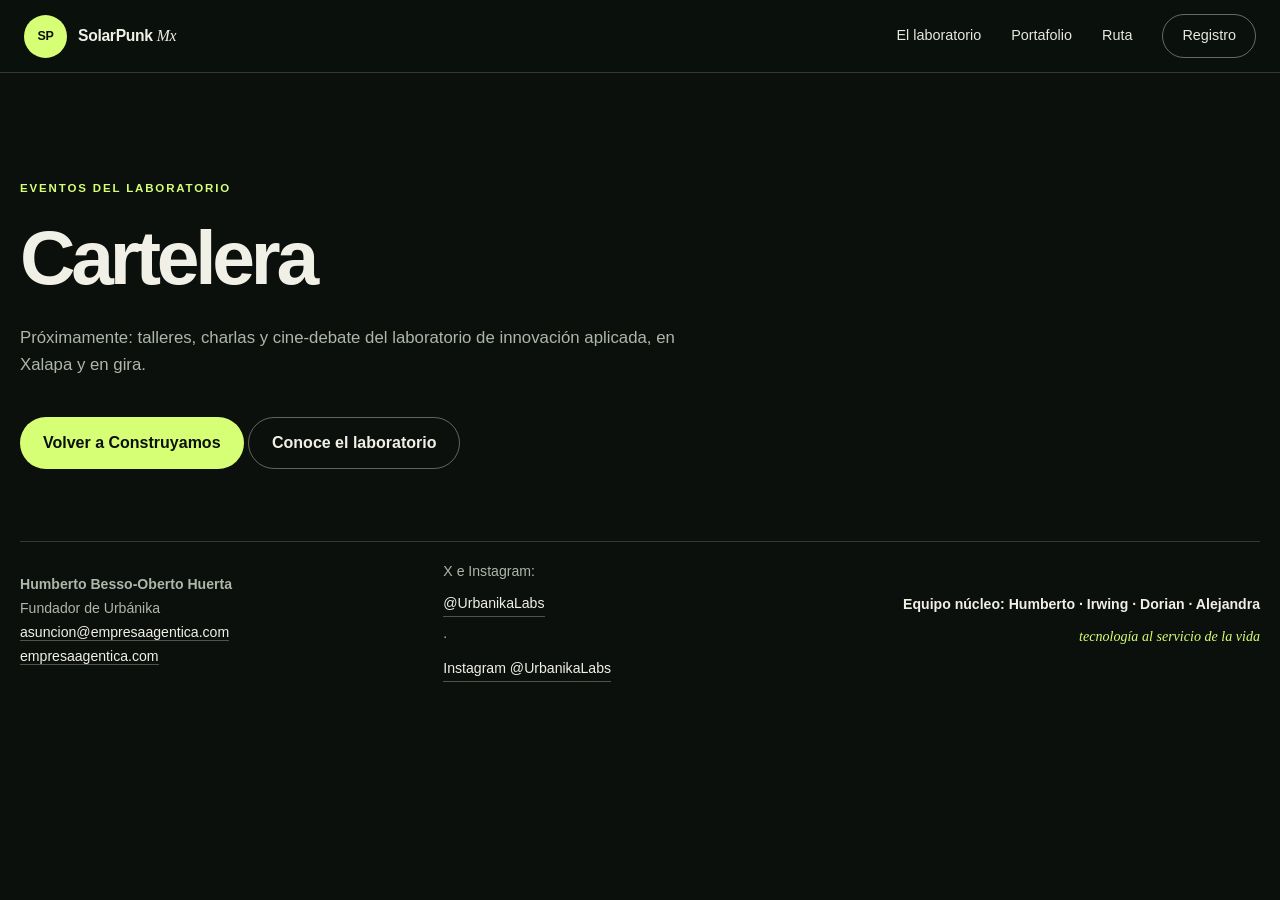
<file: construyamos/cartelera/index.html>
<!doctype html>
<html lang="es-MX">
<head>
  <meta charset="utf-8">
  <meta name="viewport" content="width=device-width, initial-scale=1">
  <meta name="description" content="Cartelera de eventos del laboratorio SolarPunk: talleres, charlas y cine-debate. Próximamente.">
  <meta name="theme-color" content="#0b100c">
  <title>SolarPunk Mx | Cartelera — Próximamente</title>
  <link rel="icon" href="data:image/svg+xml,%3Csvg%20xmlns%3D%22http%3A%2F%2Fwww.w3.org%2F2000%2Fsvg%22%20viewBox%3D%220%200%2064%2064%22%3E%3Crect%20width%3D%2264%22%20height%3D%2264%22%20rx%3D%2214%22%20fill%3D%22%23d7ff76%22%2F%3E%3Ccircle%20cx%3D%2232%22%20cy%3D%2232%22%20r%3D%2215%22%20fill%3D%22none%22%20stroke%3D%22%230b100c%22%20stroke-width%3D%226%22%2F%3E%3Cpath%20d%3D%22M14%2050%20L32%2047%20L50%2050%22%20fill%3D%22none%22%20stroke%3D%22%230b100c%22%20stroke-width%3D%226%22%20stroke-linecap%3D%22round%22%2F%3E%3C%2Fsvg%3E">
  <link rel="stylesheet" href="../construyamos.css">
</head>
<body>
  <a class="skip-link" href="#contenido">Saltar al contenido</a>

  <header class="site-header is-scrolled" data-header>
    <a class="brand" href="/" aria-label="SolarPunk Mx, inicio">
      <span class="brand-mark" aria-hidden="true">SP</span>
      <span class="brand-name">SolarPunk <i>Mx</i></span>
    </a>
    <nav aria-label="Navegación de la página">
      <a href="../#laboratorio">El laboratorio</a>
      <a href="../#portafolio">Portafolio</a>
      <a href="../#ruta">Ruta</a>
      <a class="nav-cta" href="https://empresaagentica.com/solarpunk/" target="_blank" rel="noopener noreferrer">Registro</a>
    </nav>
  </header>

  <main id="contenido">
    <section class="section-pad cartelera-pad" aria-labelledby="cartelera-title">
      <div class="cjs-wrap cartelera-hero">
        <p class="kicker">Eventos del laboratorio</p>
        <h1 id="cartelera-title">Cartelera</h1>
        <p class="cjs-lead">Próximamente: talleres, charlas y cine-debate del laboratorio de innovación aplicada, en Xalapa y en gira.</p>
        <div class="cjs-hero-actions">
          <a class="button button-primary" href="../">Volver a Construyamos</a>
          <a class="button button-ghost" href="https://wa.me/529832011923?text=Hola%2C%20me%20gustar%C3%ADa%20hacer%20un%20tour%20al%20laboratorio%20SolarPunk%20%F0%9F%9A%8C" target="_blank" rel="noopener noreferrer">Conoce el laboratorio</a>
        </div>
      </div>
    </section>
  </main>

  <footer>
    <p class="cjs-footer-contact">
      <strong>Humberto Besso-Oberto Huerta</strong><br>
      Fundador de Urbánika<br>
      <a href="mailto:asuncion@empresaagentica.com">asuncion@empresaagentica.com</a><br>
      <a href="https://empresaagentica.com" target="_blank" rel="noopener noreferrer">empresaagentica.com</a>
    </p>
    <p class="cjs-footer-social">
      X e Instagram: <a href="https://x.com/UrbanikaLabs" target="_blank" rel="noopener noreferrer">@UrbanikaLabs</a> ·
      <a href="https://www.instagram.com/UrbanikaLabs/" target="_blank" rel="noopener noreferrer">Instagram @UrbanikaLabs</a>
    </p>
    <div class="cjs-footer-sign">
      <p class="cjs-footer-team">Equipo núcleo: Humberto · Irwing · Dorian · Alejandra</p>
      <p class="cjs-footer-promise">tecnología al servicio de la vida</p>
    </div>
  </footer>

</body>
</html>
</file>
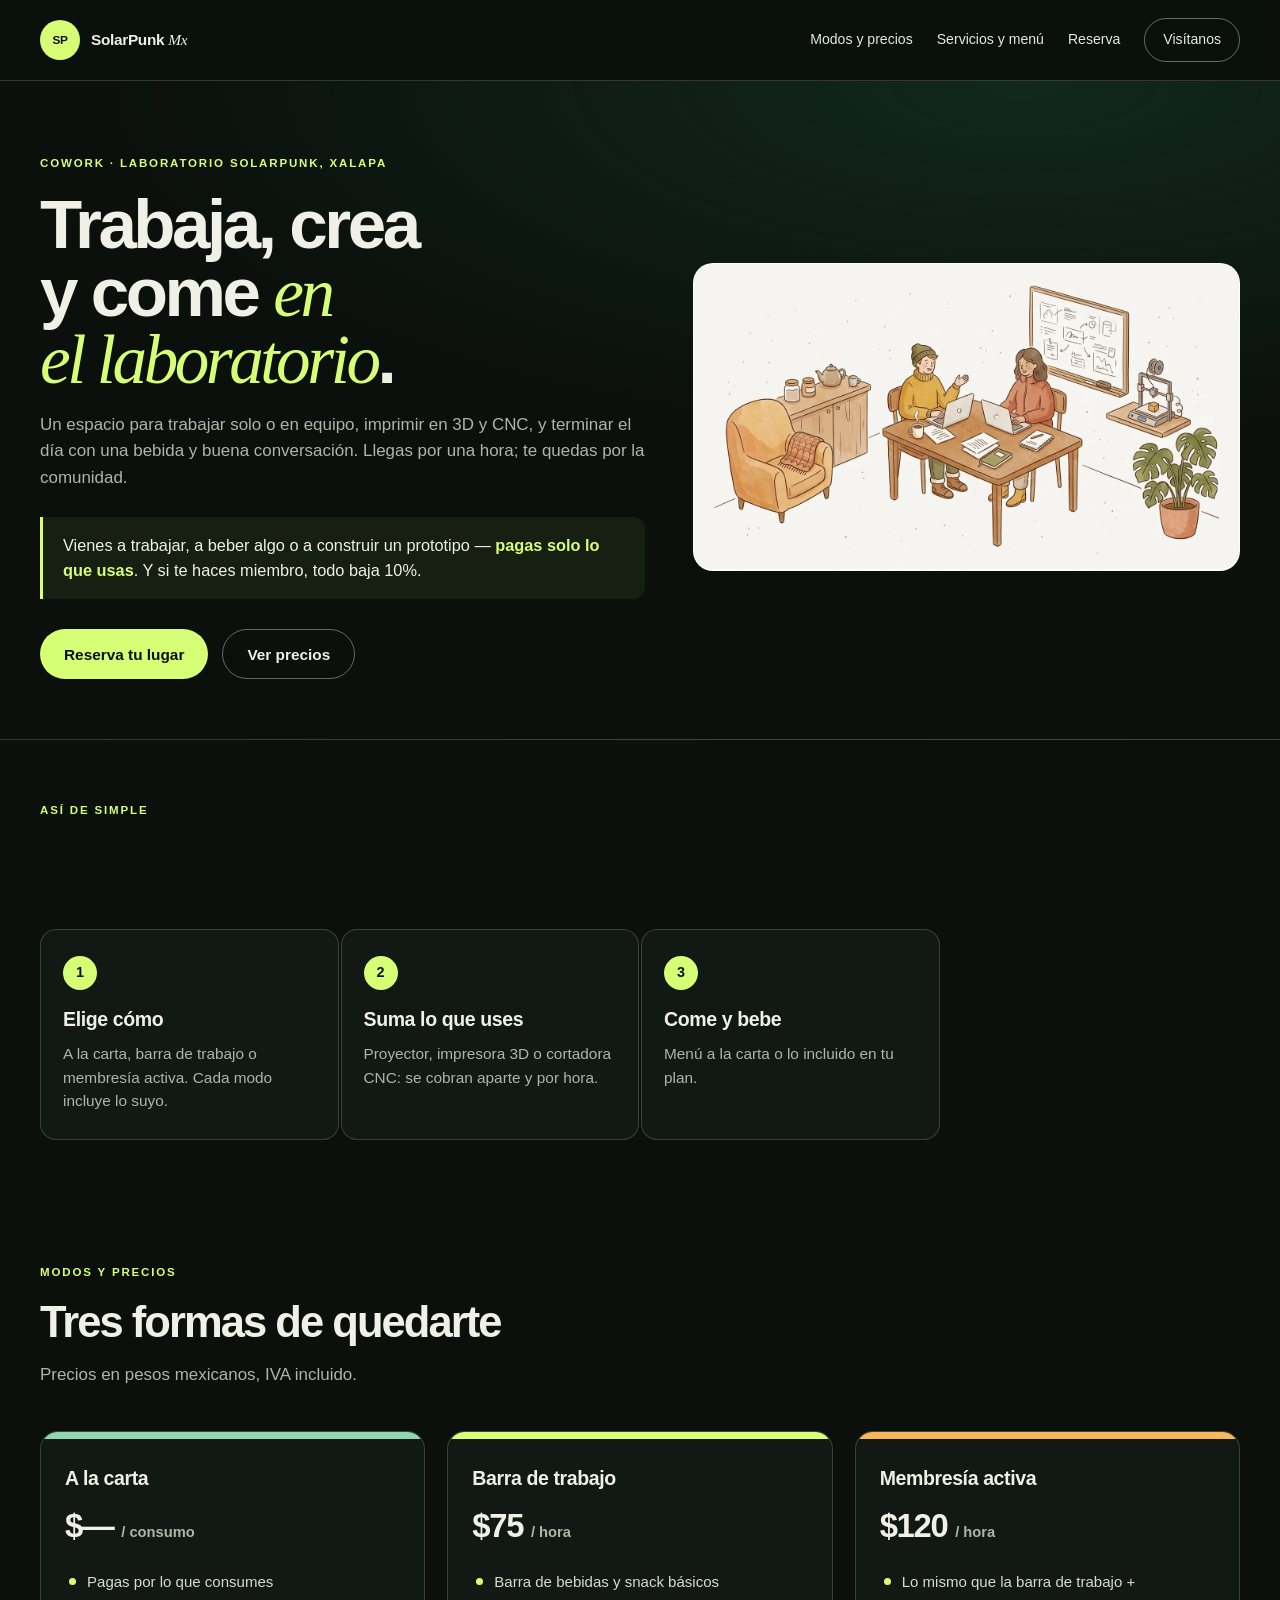
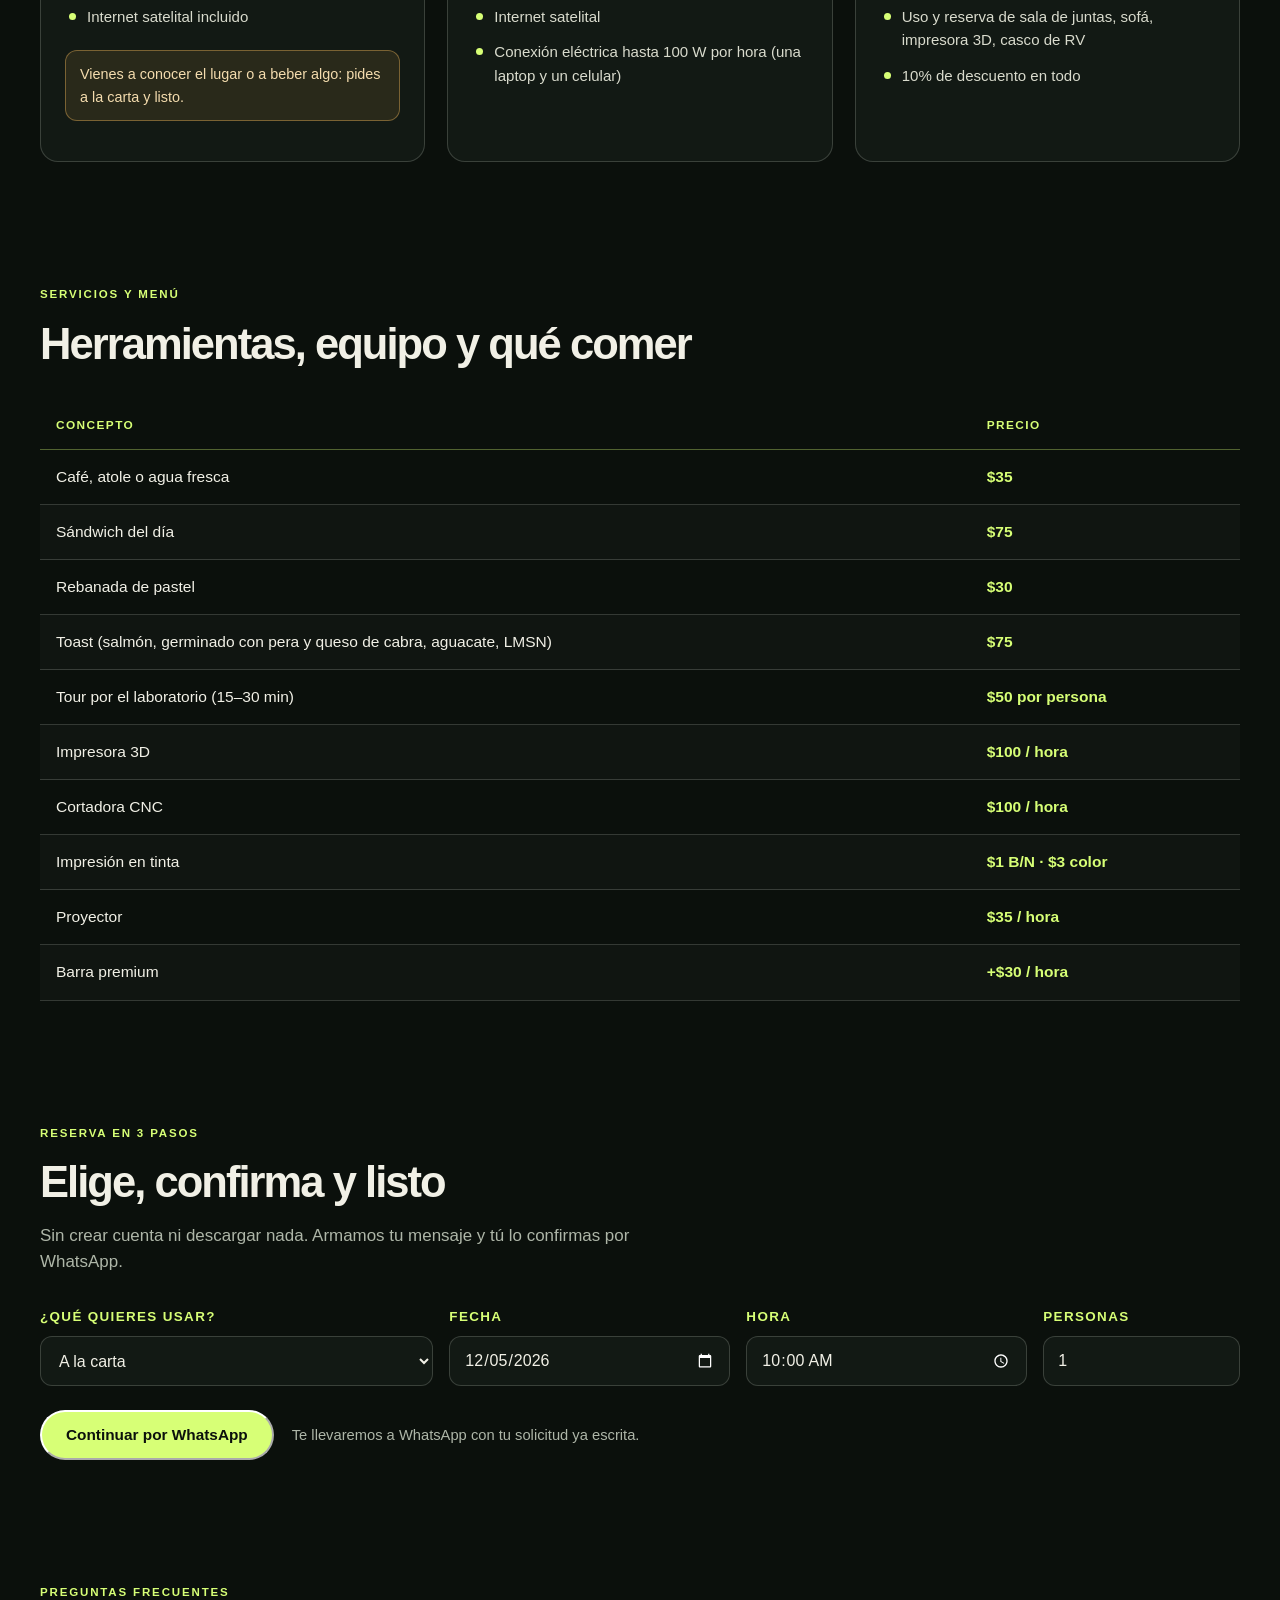
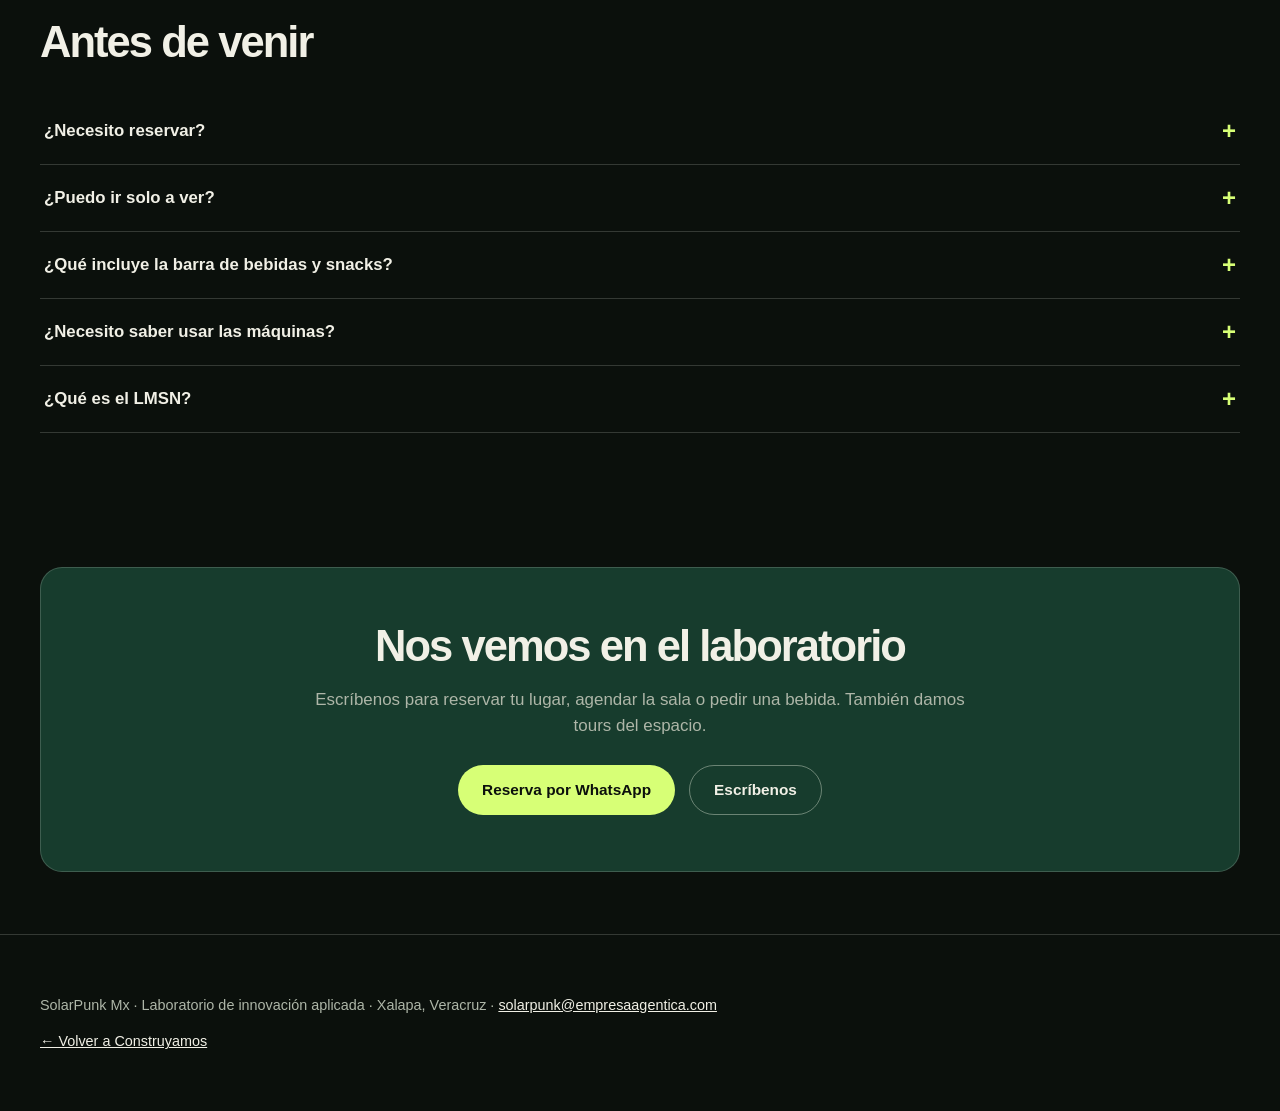
<file: construyamos/cowork/index.html>
<!doctype html>
<html lang="es-MX">
<head>
  <meta charset="utf-8">
  <meta name="viewport" content="width=device-width, initial-scale=1">
  <meta name="description" content="CoWork SolarPunk Mx en Xalapa: a la carta, barra de trabajo por hora o membresía activa. Imprime en 3D o CNC, come del menú y solicita un tour del laboratorio. Precios con IVA incluido.">
  <meta name="theme-color" content="#0b100c">
  <title>CoWork SolarPunk Mx | Trabaja, crea y come en Xalapa</title>
  <link rel="icon" href="data:image/svg+xml,%3Csvg%20xmlns%3D%22http%3A%2F%2Fwww.w3.org%2F2000%2Fsvg%22%20viewBox%3D%220%200%2064%2064%22%3E%3Crect%20width%3D%2264%22%20height%3D%2264%22%20rx%3D%2214%22%20fill%3D%22%23d7ff76%22%2F%3E%3Ccircle%20cx%3D%2232%22%20cy%3D%2232%22%20r%3D%2215%22%20fill%3D%22none%22%20stroke%3D%22%230b100c%22%20stroke-width%3D%226%22%2F%3E%3Cpath%20d%3D%22M14%2050%20L32%2047%20L50%2050%22%20fill%3D%22none%22%20stroke%3D%22%230b100c%22%20stroke-width%3D%226%22%20stroke-linecap%3D%22round%22%2F%3E%3C%2Fsvg%3E">
  <link rel="stylesheet" href="cowork.css?v=20261009g">
  <script src="cowork.js?v=20261009g" defer></script>
</head>
<body>
  <a class="skip-link" href="#contenido">Saltar al contenido</a>

  <header class="site-header">
    <a class="brand" href="/construyamos/" aria-label="SolarPunk Mx, laboratorio">
      <span class="brand-mark" aria-hidden="true">SP</span>
      <span class="brand-name">SolarPunk <i>Mx</i></span>
    </a>
    <nav aria-label="Navegación">
      <a href="#modos">Modos y precios</a>
      <a href="#servicios">Servicios y menú</a>
      <a href="#reserva">Reserva</a>
      <a class="nav-cta" href="https://www.google.com/maps/place/SolarPunk+Mexico/@19.497247,-96.8887211,15z/data=!4m6!3m5!1s0x85db31537b48bde9:0x67a4bd1f93548348!8m2!3d19.5344132!4d-96.881844!16s%2Fg%2F11zdrhdh9f" target="_blank" rel="noopener noreferrer">Visítanos</a>
    </nav>
  </header>

  <main id="contenido">

    <!-- ===== Hero ===== -->
    <section class="cw-hero" aria-labelledby="cw-title">
      <div class="wrap cw-hero-grid">
        <div class="reveal">
          <p class="kicker">CoWork · Laboratorio SolarPunk, Xalapa</p>
          <h1 id="cw-title">Trabaja, crea y come <em>en el laboratorio</em>.</h1>
          <p class="lead">Un espacio para trabajar solo o en equipo, imprimir en 3D y CNC, y terminar el día con una bebida y buena conversación. Llegas por una hora; te quedas por la comunidad.</p>
          <p class="cw-hook">Vienes a trabajar, a beber algo o a construir un prototipo — <strong>pagas solo lo que usas</strong>. Y si te haces miembro, todo baja 10%.</p>
          <div class="cw-hero-cta">
            <a class="button button-primary" href="https://wa.me/529832011923?text=Hola%2C%20quiero%20conocer%20el%20CoWork%20SolarPunk%20en%20Xalapa" target="_blank" rel="noopener noreferrer">Reserva tu lugar</a>
            <a class="button button-ghost" href="#modos">Ver precios</a>
          </div>
        </div>
        <div class="cw-hero-art reveal">
          <img src="assets/cowork-hero.webp" alt="Ilustración del espacio CoWork: dos personas trabajando en una mesa con laptops, barra de bebidas, impresora 3D, pizarra y plantas" width="1376" height="768" loading="eager">
        </div>
      </div>
    </section>

    <!-- ===== Cómo funciona ===== -->
    <section class="section" aria-labelledby="cw-how">
      <div class="wrap">
        <p class="kicker reveal">Así de simple</p>
        <h2 id="cw-how" class="reveal">Llegas, eliges tu modo, usas lo que necesitas</h2>
        <div class="cw-steps">
          <article class="cw-step reveal"><span class="cw-step-num">1</span><h3>Elige cómo</h3><p>A la carta, barra de trabajo o membresía activa. Cada modo incluye lo suyo.</p></article>
          <article class="cw-step reveal"><span class="cw-step-num">2</span><h3>Suma lo que uses</h3><p>Proyector, impresora 3D o cortadora CNC: se cobran aparte y por hora.</p></article>
          <article class="cw-step reveal"><span class="cw-step-num">3</span><h3>Come y bebe</h3><p>Menú a la carta o lo incluido en tu plan.</p></article>
        </div>
      </div>
    </section>

    <!-- ===== Modos y precios ===== -->
    <section class="section" id="modos" aria-labelledby="cw-modes">
      <div class="wrap">
        <p class="kicker reveal">Modos y precios</p>
        <h2 id="cw-modes" class="reveal">Tres formas de quedarte</h2>
        <p class="lead reveal">Precios en pesos mexicanos, IVA incluido.</p>
        <div class="cw-modes">
          <article class="cw-mode cw-mode--carta reveal">
            <div class="cw-mode-accent"></div>
            <div class="cw-mode-body">
              <h3>A la carta</h3>
              <p class="cw-mode-price">$— <span>/ consumo</span></p>
              <ul>
                <li>Pagas por lo que consumes</li>
                <li>Internet satelital incluido</li>
              </ul>
              <p class="cw-mode-premium">Vienes a conocer el lugar o a beber algo: pides a la carta y listo.</p>
            </div>
          </article>
          <article class="cw-mode cw-mode--individual reveal">
            <div class="cw-mode-accent"></div>
            <div class="cw-mode-body">
              <h3>Barra de trabajo</h3>
              <p class="cw-mode-price">$75 <span>/ hora</span></p>
              <ul>
                <li>Barra de bebidas y snack básicos</li>
                <li>Internet satelital</li>
                <li>Conexión eléctrica hasta 100&nbsp;W por hora (una laptop y un celular)</li>
              </ul>
            </div>
          </article>
          <article class="cw-mode cw-mode--membresia reveal">
            <div class="cw-mode-accent"></div>
            <div class="cw-mode-body">
              <h3>Membresía activa</h3>
              <p class="cw-mode-price">$120 <span>/ hora</span></p>
              <ul>
                <li>Lo mismo que la barra de trabajo +</li>
                <li>Uso y reserva de sala de juntas, sofá, impresora 3D, casco de RV</li>
                <li>10% de descuento en todo</li>
              </ul>
            </div>
          </article>
        </div>
      </div>
    </section>

    <!-- ===== Servicios y menú ===== -->
    <section class="section" id="servicios" aria-labelledby="cw-serv">
      <div class="wrap">
        <p class="kicker reveal">Servicios y menú</p>
        <h2 id="cw-serv" class="reveal">Herramientas, equipo y qué comer</h2>
        <table class="cw-table reveal">
          <thead>
            <tr><th scope="col">Concepto</th><th scope="col">Precio</th></tr>
          </thead>
          <tbody>
            <tr><td>Café, atole o agua fresca</td><td class="price">$35</td></tr>
            <tr><td>Sándwich del día</td><td class="price">$75</td></tr>
            <tr><td>Rebanada de pastel</td><td class="price">$30</td></tr>
            <tr><td>Toast (salmón, germinado con pera y queso de cabra, aguacate, LMSN)</td><td class="price">$75</td></tr>
            <tr><td>Tour por el laboratorio (15–30 min)</td><td class="price">$50 por persona</td></tr>
            <tr><td>Impresora 3D</td><td class="price">$100 / hora</td></tr>
            <tr><td>Cortadora CNC</td><td class="price">$100 / hora</td></tr>
            <tr><td>Impresión en tinta</td><td class="price">$1 B/N · $3 color</td></tr>
            <tr><td>Proyector</td><td class="price">$35 / hora</td></tr>
            <tr><td>Barra premium</td><td class="price">+$30 / hora</td></tr>
          </tbody>
        </table>
      </div>
    </section>

    <!-- ===== Reserva ===== -->
    <section class="section" id="reserva" aria-labelledby="cw-res-t">
      <div class="wrap">
        <p class="kicker reveal">Reserva en 3 pasos</p>
        <h2 id="cw-res-t" class="reveal">Elige, confirma y listo</h2>
        <p class="lead reveal">Sin crear cuenta ni descargar nada. Armamos tu mensaje y tú lo confirmas por WhatsApp.</p>
        <form class="cw-res reveal" id="cw-res" novalidate>
          <div class="cw-res-grid">
            <label class="cw-field">
              <span>¿Qué quieres usar?</span>
              <select id="cw-res-modo">
                <option>A la carta</option>
                <option>Barra de trabajo</option>
                <option>Membresía activa</option>
                <option>Sala de juntas</option>
                <option>Equipos (impresora 3D, CNC o proyector)</option>
                <option>Tour por el laboratorio</option>
              </select>
            </label>
            <label class="cw-field">
              <span>Fecha</span>
              <input type="date" id="cw-res-fecha">
            </label>
            <label class="cw-field">
              <span>Hora</span>
              <input type="time" id="cw-res-hora" value="10:00">
            </label>
            <label class="cw-field">
              <span>Personas</span>
              <input type="number" id="cw-res-personas" min="1" max="6" value="1" inputmode="numeric">
            </label>
          </div>
          <div class="cw-res-actions">
            <button class="button button-primary" type="button" id="cw-res-go">Continuar por WhatsApp</button>
            <p class="cw-res-note" id="cw-res-note" role="status" aria-live="polite">Te llevaremos a WhatsApp con tu solicitud ya escrita.</p>
          </div>
        </form>
      </div>
    </section>

    <!-- ===== FAQ ===== -->
    <section class="section" aria-labelledby="cw-faq-t">
      <div class="wrap">
        <p class="kicker reveal">Preguntas frecuentes</p>
        <h2 id="cw-faq-t" class="reveal">Antes de venir</h2>
        <div class="cw-faq reveal">
          <details>
            <summary>¿Necesito reservar?</summary>
            <p>Si vienes a la barra de trabajo o a conocer el lugar no es necesario reservar. Si vas a ocupar una sala de membresía o alguno de nuestros equipos, entonces sí te recomendamos reservar.</p>
          </details>
          <details>
            <summary>¿Puedo ir solo a ver?</summary>
            <p>Claro, bienvenida/o cuando gustes :) Tenemos menú a la carta para tu comodidad y una serie de eventos que te van a encantar ;).</p>
          </details>
          <details>
            <summary>¿Qué incluye la barra de bebidas y snacks?</summary>
            <p>Café, atole y aguas frescas, además de snacks sencillos. La barra premium (kombucha, kefir, deshidratados y la comida del día) se suma por $30 la hora.</p>
          </details>
          <details>
            <summary>¿Necesito saber usar las máquinas?</summary>
            <p>No. Te acompañamos en el uso de la impresora 3D, la cortadora CNC y el proyector. Al inicio te damos una introducción breve.</p>
          </details>
          <details>
            <summary>¿Qué es el LMSN?</summary>
            <p>La larva de mosca soldado negra: la usamos en el laboratorio para bioconvertir residuos orgánicos en proteína. Está presente en el menú y en los talleres.</p>
          </details>
        </div>
      </div>
    </section>

    <!-- ===== CTA final ===== -->
    <section class="section" aria-labelledby="cw-final">
      <div class="wrap">
        <div class="cw-cta reveal">
          <h2 id="cw-final">Nos vemos en el laboratorio</h2>
          <p class="lead cw-cta-lead">Escríbenos para reservar tu lugar, agendar la sala o pedir una bebida. También damos tours del espacio.</p>
          <div class="cw-cta-actions">
            <a class="button button-primary" href="https://wa.me/529832011923?text=Hola%2C%20quiero%20reservar%20en%20el%20CoWork%20SolarPunk" target="_blank" rel="noopener noreferrer">Reserva por WhatsApp</a>
            <a class="button button-ghost" href="mailto:solarpunk@empresaagentica.com?subject=CoWork%20SolarPunk">Escríbenos</a>
          </div>
        </div>
      </div>
    </section>

  </main>

  <footer class="site-footer">
    <div class="wrap">
      <p>SolarPunk Mx · Laboratorio de innovación aplicada · Xalapa, Veracruz · <a href="mailto:solarpunk@empresaagentica.com">solarpunk@empresaagentica.com</a></p>
      <p><a href="/construyamos/">← Volver a Construyamos</a></p>
    </div>
  </footer>
</body>
</html>
</file>
<file: styles.css>
:root {
  --ink: #0b100c;
  --ink-soft: #121914;
  --paper: #f1f0e6;
  --paper-soft: #d9dbcd;
  --line: rgba(238, 241, 229, 0.18);
  --muted: #aeb6a8;
  --acid: #d7ff76;
  --sun: #f6b85a;
  --forest: #173c2d;
  --hero-progress: 0;
  --journey-progress: 0;
  --page: min(1320px, calc(100vw - 48px));
  color-scheme: dark;
}

* { box-sizing: border-box; }
html { scroll-behavior: smooth; background: var(--ink); }
body { margin: 0; background: var(--ink); color: var(--paper); font-family: Arial, Helvetica, sans-serif; font-size: 16px; line-height: 1.5; overflow-x: hidden; }
a { color: inherit; }
img, svg { display: block; max-width: 100%; }
button, a, summary { -webkit-tap-highlight-color: transparent; }

.skip-link { position: fixed; top: 10px; left: 10px; z-index: 100; padding: 10px 14px; background: var(--acid); color: var(--ink); transform: translateY(-150%); transition: transform .2s ease; }
.skip-link:focus { transform: translateY(0); }
:focus-visible { outline: 3px solid var(--acid); outline-offset: 4px; }

.site-header { position: fixed; inset: 0 0 auto; z-index: 50; display: flex; align-items: center; justify-content: space-between; width: 100%; padding: 24px max(24px, calc((100vw - 1320px) / 2)); transition: background .25s ease, padding .25s ease, border-color .25s ease; border-bottom: 1px solid transparent; }
.site-header.is-scrolled { padding-top: 14px; padding-bottom: 14px; background: rgba(11,16,12,.94); border-color: var(--line); }
.brand { min-height: 44px; display: inline-flex; align-items: center; gap: 11px; text-decoration: none; font-weight: 700; }
.brand-mark { width: 43px; height: 43px; display: grid; place-items: center; border-radius: 50%; background: var(--acid); color: var(--ink); font-size: .78rem; letter-spacing: -.03em; }
.brand-name { font-size: .98rem; letter-spacing: -.02em; }
.brand-name i { font-family: Georgia, serif; font-weight: 400; }
.site-header nav { display: flex; align-items: center; gap: 30px; }
.site-header nav a { min-height: 44px; display: inline-flex; align-items: center; text-decoration: none; font-size: .9rem; color: #e7e9dd; }
.site-header .nav-cta { border: 1px solid rgba(255,255,255,.38); border-radius: 999px; padding: 0 19px; }

.hero { position: relative; min-height: 100svh; display: grid; align-content: end; isolation: isolate; overflow: hidden; }
.hero-media { position: absolute; inset: 0; z-index: -2; overflow: hidden; background: #0e1712; }
.hero-media picture, .hero-media img { width: 100%; height: 100%; }
.hero-media img { object-fit: cover; object-position: center top; transform: scale(calc(1.015 + var(--hero-progress) * .035)) translateY(calc(var(--hero-progress) * 1.2%)); filter: saturate(.82) contrast(1.03); will-change: transform; }
.hero-shade { position: absolute; inset: 0; background: linear-gradient(90deg, rgba(4,9,6,.94) 0%, rgba(5,10,7,.76) 34%, rgba(5,10,7,.18) 68%), linear-gradient(0deg, rgba(4,8,5,.92) 0%, transparent 38%, rgba(4,8,5,.25) 100%); }
.energy-field { position: absolute; inset: 0; opacity: calc(.08 + var(--hero-progress) * .62); mix-blend-mode: screen; }
.energy-field svg { width: 100%; height: 100%; }
.energy-field path { fill: none; stroke: var(--acid); stroke-width: 1.7; stroke-linecap: round; stroke-dasharray: 1; stroke-dashoffset: calc(1 - var(--hero-progress)); filter: drop-shadow(0 0 8px rgba(215,255,118,.45)); }
.hero-copy { width: var(--page); margin: 0 auto; padding: 150px 0 155px; }
.kicker, .section-index { margin: 0 0 24px; text-transform: uppercase; letter-spacing: .16em; font-size: .72rem; font-weight: 700; color: var(--acid); }
.hero h1 { max-width: 820px; margin: 0; font-size: clamp(4rem, 8.4vw, 8.6rem); line-height: .83; letter-spacing: -.07em; text-wrap: balance; }
h1 em, .final-cta h2 em { display: block; font-family: Georgia, 'Times New Roman', serif; font-weight: 400; color: var(--acid); }
.hero-lead { max-width: 620px; margin: 34px 0 0; font-size: clamp(1.06rem, 1.6vw, 1.33rem); line-height: 1.55; color: #d7ddcf; text-wrap: pretty; }
.hero-actions { display: flex; align-items: center; gap: 28px; margin-top: 38px; }
.button { min-height: 52px; display: inline-flex; align-items: center; justify-content: center; gap: 22px; padding: 0 23px; border-radius: 999px; text-decoration: none; font-weight: 700; }
.button-primary { background: var(--acid); color: var(--ink); }
.button-primary:hover { background: #e4ff9f; }
.text-link { min-height: 44px; display: inline-flex; align-items: center; gap: 12px; text-underline-offset: 5px; }
.concept-label { position: absolute; right: max(24px, calc((100vw - 1320px) / 2)); bottom: 106px; margin: 0; font-size: .68rem; color: rgba(255,255,255,.58); }
.hero-system-labels { position: absolute; z-index: 4; inset: 0; margin: 0; padding: 0; list-style: none; pointer-events: none; }
.hero-system-labels li { position: absolute; right: max(28px, calc((100vw - 1320px) / 2)); width: 250px; display: grid; grid-template-columns: 82px 24px 1fr; align-items: center; color: #fff; text-shadow: 0 2px 12px rgba(0,0,0,.9); font-size: .76rem; letter-spacing: .02em; }
.hero-system-labels li::before { content: ''; height: 1px; background: rgba(255,255,255,.72); }
.hero-system-labels li::after { content: ''; position: absolute; left: 77px; width: 7px; height: 7px; border: 1px solid #fff; border-radius: 50%; background: rgba(5,10,7,.72); }
.hero-system-labels span { color: rgba(255,255,255,.66); font-size: .62rem; text-align: center; }
.hero-system-labels strong { font-weight: 700; }
.hero-system-labels .label-solar { top: 17%; }
.hero-system-labels .label-sensors { top: 34%; right: max(52px, calc((100vw - 1260px) / 2)); }
.hero-system-labels .label-ai { top: 49%; }
.hero-system-labels .label-water { top: 63%; right: max(52px, calc((100vw - 1260px) / 2)); }
.hero-system-labels .label-life { top: 75%; }
.hero-facts { position: absolute; inset: auto 0 0; display: grid; grid-template-columns: repeat(3, 1fr); width: 100%; margin: 0; padding: 0 max(24px, calc((100vw - 1320px) / 2)); border-top: 1px solid rgba(255,255,255,.25); background: rgba(7,11,8,.66); backdrop-filter: blur(10px); }
.hero-facts div { padding: 20px 22px; border-right: 1px solid rgba(255,255,255,.15); }
.hero-facts div:first-child { padding-left: 0; }
.hero-facts div:last-child { border-right: 0; }
.hero-facts dt { font-size: .68rem; text-transform: uppercase; letter-spacing: .14em; color: var(--muted); }
.hero-facts dd { margin: 4px 0 0; font-family: Georgia, serif; font-size: 1.32rem; }
.scroll-cue { display: none; }
.scroll-cue span { width: 40px; height: 1px; background: currentColor; }

.section-pad { width: var(--page); margin: 0 auto; padding: 130px 0; }
.section-index { color: #8f9b8d; }
.manifesto { min-height: 78vh; display: flex; flex-direction: column; justify-content: center; }
.manifesto-grid { display: grid; grid-template-columns: 1.55fr .75fr; gap: 9vw; align-items: end; }
.manifesto h2, .rhythm h2, .membership h2, .fit h2, .faq h2 { margin: 0; font-size: clamp(3.1rem, 6vw, 6.6rem); line-height: .96; letter-spacing: -.065em; }
.manifesto-copy { padding-bottom: 8px; }
.manifesto-copy p { margin: 0 0 22px; font-family: Georgia, serif; font-size: 1.7rem; line-height: 1.25; }
.manifesto-copy .muted { font-family: Arial, sans-serif; font-size: 1rem; line-height: 1.65; color: var(--muted); }

.journey { height: 400vh; border-top: 1px solid var(--line); border-bottom: 1px solid var(--line); }
.journey-sticky { position: sticky; top: 0; min-height: 100vh; display: grid; grid-template-columns: .9fr 1.1fr; align-items: center; gap: 6vw; width: var(--page); margin: 0 auto; overflow: hidden; }
.journey-visual { position: relative; height: min(80vh, 720px); display: grid; place-items: center; }
.assembly-stage { position: relative; width: min(100%, 560px); height: min(80vh, 720px); transform-origin: center; will-change: transform; }
.assembly-part { position: absolute; left: 50%; height: auto; object-fit: contain; filter: drop-shadow(0 18px 22px rgba(0,0,0,.3)); will-change: transform; }
.part-solar { z-index: 5; top: 0; width: 82%; }
.part-sensors { z-index: 4; top: 24%; width: 56%; }
.part-ai { z-index: 3; top: 33%; width: 63%; }
.part-water { z-index: 2; top: 48%; width: 62%; }
.part-life { z-index: 1; top: 62%; width: 82%; }
.assembly-final { position: absolute; z-index: 7; left: 50%; top: 0; width: 78%; height: 100%; object-fit: contain; opacity: 0; visibility: hidden; transform: translateX(-50%); filter: drop-shadow(0 18px 22px rgba(0,0,0,.3)); }
.assembly-stage.is-final .assembly-part { visibility: hidden; }
.assembly-stage.is-final .assembly-final { opacity: 1; visibility: visible; }
.assembly-complete { position: absolute; z-index: 8; left: 50%; bottom: 1%; display: flex; align-items: center; gap: 10px; margin: 0; padding: 8px 14px; border: 1px solid rgba(215,255,118,.45); border-radius: 999px; color: var(--acid); background: rgba(8,14,10,.88); font-size: .68rem; letter-spacing: .14em; text-transform: uppercase; opacity: 0; transform: translateX(-50%) translateY(12px); transition: opacity .3s ease, transform .3s ease; white-space: nowrap; }
.assembly-complete span { width: 7px; height: 7px; border-radius: 50%; background: var(--acid); box-shadow: 0 0 12px var(--acid); }
.assembly-stage.is-complete .assembly-complete { opacity: 1; transform: translateX(-50%) translateY(0); }
.journey-copy h2 { margin: 0 0 56px; font-size: clamp(3rem, 5.2vw, 5.6rem); line-height: .95; letter-spacing: -.06em; }
.journey-copy ol { list-style: none; margin: 0; padding: 0; }
.journey-copy li { display: grid; grid-template-columns: 45px 1fr; gap: 18px; padding: 17px 0; border-top: 1px solid var(--line); opacity: .65; transition: opacity .3s ease, transform .3s ease; }
.journey-copy li.is-active { opacity: 1; transform: translateX(12px); }
.journey-copy li.is-past { opacity: .76; }
.journey-copy li > span { color: var(--acid); font-size: .72rem; }
.journey-copy strong { display: block; font-size: 1.22rem; }
.journey-copy li p { max-width: 480px; margin: 5px 0 0; color: var(--muted); }

.rhythm { padding-top: 160px; padding-bottom: 160px; }
.rhythm-head { display: grid; grid-template-columns: 1.4fr .6fr; gap: 8vw; align-items: end; margin-bottom: 80px; }
.rhythm-head > p { color: var(--muted); line-height: 1.7; }
.schedule { border-top: 1px solid var(--line); }
.schedule article { display: grid; grid-template-columns: repeat(4, minmax(0, 1fr)); gap: 22px; align-items: baseline; padding: 30px 0; border-bottom: 1px solid var(--line); }
.schedule article > p { margin: 0; color: var(--acid); font-family: Georgia, serif; font-size: 1.55rem; font-weight: 400; }
.schedule h3 { margin: 0; font-family: Georgia, serif; font-size: 1.55rem; font-weight: 400; }
.schedule time { font-weight: 700; }
.schedule article > span { color: var(--muted); font-size: .9rem; }

.membership { width: 100%; padding-left: max(24px, calc((100vw - 1320px)/2)); padding-right: max(24px, calc((100vw - 1320px)/2)); background: var(--paper); color: var(--ink); }
.membership-intro { display: grid; grid-template-columns: .55fr 1.1fr .65fr; gap: 4vw; align-items: end; }
.membership .section-index { color: #667064; align-self: start; }
.membership-intro > p:last-child { color: #515950; }
.price-stairs { display: grid; grid-template-columns: repeat(3, 1fr); align-items: end; gap: 2px; margin-top: 100px; }
.tier { min-height: 300px; display: flex; flex-direction: column; justify-content: flex-end; padding: 35px; background: #dfe2d2; border-top: 5px solid var(--ink); }
.tier-two { min-height: 365px; background: #d4d9c5; }
.tier-three { min-height: 430px; background: var(--ink); color: var(--paper); border-color: var(--acid); }
.tier p { margin: 0 auto auto 0; font-size: .78rem; text-transform: uppercase; letter-spacing: .12em; }
.tier strong { font-size: clamp(3.2rem, 5.5vw, 6rem); line-height: 1; letter-spacing: -.07em; }
.tier sup { font-size: .4em; vertical-align: top; }
.tier span { margin-top: 10px; font-size: .78rem; text-transform: uppercase; letter-spacing: .1em; opacity: .68; }
.modality-compare { display: grid; grid-template-columns: repeat(2, minmax(0, 1fr)); gap: 2px; margin-top: 100px; align-items: stretch; }
/* Una sola modalidad (oferta vigente): la tarjeta ocupa el ancho completo, la retícula no queda a medias */
.modality-compare:has(> .modality-col:only-child) { grid-template-columns: minmax(0, 1fr); }
.modality-col { display: flex; flex-direction: column; align-items: flex-start; padding: 38px; background: #dfe2d2; border-top: 5px solid var(--ink); }
.modality-col:nth-child(2) { background: #d4d9c5; }
/* El encabezado de la tarjeta es ahora la tarifa: conserva el peso y el tamaño
   de encabezado, con la cifra en negrita y el ciclo en cuerpo reducido. */
.modality-col h3 { margin: 0; font-size: clamp(2.1rem, 3vw, 3.6rem); font-weight: 700; line-height: 1; letter-spacing: -.045em; }
.modality-price-cycle { font-size: .4em; font-weight: 400; letter-spacing: 0; color: #54664d; }
.modality-col ul { list-style: none; margin: 26px 0 34px; padding: 0; width: 100%; }
.modality-col li { padding: 12px 0; border-top: 1px solid #b8beb0; font-size: .95rem; line-height: 1.5; }
.modality-col .button { margin-top: auto; }
.availability-note { max-width: 760px; margin: 24px 0 0 auto; font-size: .8rem; color: #596158; text-align: right; }
.membership-bottom { display: grid; grid-template-columns: 1.2fr .8fr; gap: 8vw; margin-top: 110px; padding-top: 45px; border-top: 1px solid #aeb4a5; }
.membership-bottom .kicker { color: #54664d; }
.membership-bottom h3 { margin: 0; font-size: clamp(2.1rem, 3vw, 3.6rem); line-height: 1.05; letter-spacing: -.045em; }
.membership-bottom ul { list-style: none; margin: 0; padding: 0; }
.membership-bottom li { padding: 13px 0; border-bottom: 1px solid #b8beb0; font-weight: 700; }
.membership-bottom li::before { content: '↳'; margin-right: 13px; color: #4a6d39; }

.fit-grid { display: grid; grid-template-columns: 1.2fr .65fr; gap: 10vw; align-items: start; }
.fit-grid > div { padding-top: 10px; font-family: Georgia, serif; font-size: 1.45rem; line-height: 1.45; }
.fit-grid .fit-no { margin-top: 45px; padding-top: 28px; border-top: 1px solid var(--line); font-family: Arial, sans-serif; font-size: .9rem; color: var(--muted); }

/* ---- Directorio publico de miembros (opt-in) — SPX-CURR-07 ---- */
.directory-head { display: grid; grid-template-columns: 1.2fr .8fr; gap: 8vw; align-items: start; margin-bottom: 80px; }
.directory-head .section-index { grid-column: 1 / -1; }
.directory-head h2 { margin: 0; font-size: clamp(3.1rem, 6vw, 6.6rem); line-height: .96; letter-spacing: -.065em; }
.directory-note { margin: 24px 0 0; font-family: Georgia, serif; font-size: 1.45rem; line-height: 1.45; color: var(--paper); }
.directory-demo-flag { margin: 26px 0 0; font-family: Arial, sans-serif; font-size: .8rem; line-height: 1.6; color: var(--muted); }
.directory-grid { list-style: none; margin: 0; padding: 0; display: grid; grid-template-columns: repeat(3, minmax(0, 1fr)); gap: 2px; }
.directory-card { display: flex; flex-direction: column; align-items: flex-start; padding: 30px; background: #dfe2d2; color: var(--ink); border-top: 5px solid var(--ink); }
.directory-card:nth-child(2) { background: #d4d9c5; }
.directory-card:nth-child(3) { background: var(--forest); border-color: var(--acid); }
.directory-card:nth-child(3) h3,
.directory-card:nth-child(3) .directory-bio { color: var(--paper); }
.directory-avatar { width: 54px; height: 54px; display: flex; align-items: center; justify-content: center; border-radius: 50%; background: var(--ink); color: var(--acid); font-size: .82rem; font-weight: 700; letter-spacing: -.02em; }
.directory-card h3 { margin: 22px 0 0; font-size: 1.55rem; letter-spacing: -.03em; }
.directory-bio { margin: 12px 0 26px; font-size: .95rem; line-height: 1.55; color: #3c4437; color: color-mix(in srgb, var(--ink) 78%, transparent); }
.directory-link { min-height: 44px; display: inline-flex; align-items: center; gap: 10px; font-weight: 700; text-decoration: none; border-bottom: 1px solid #a9ac9c; border-bottom-color: color-mix(in srgb, var(--ink) 35%, transparent); }
.directory-link:hover, .directory-link:focus-visible { border-color: currentColor; }
.directory-link--subs { margin-top: 10px; font-weight: 400; border-bottom-color: transparent; color: #596158; }
.directory-card:nth-child(3) .directory-link { border-bottom-color: rgba(233,239,223,.4); color: var(--paper); }
.directory-card:nth-child(3) .directory-link--subs { color: rgba(233,239,223,.66); }
.directory-cta { display: flex; align-items: center; justify-content: space-between; gap: 30px; margin-top: 70px; padding-top: 40px; border-top: 1px solid var(--line); }
.directory-cta p { margin: 0; color: var(--muted); }

.faq { padding-top: 100px; }
.faq h2 { margin-bottom: 70px; }
.faq-list { border-top: 1px solid var(--line); }
details { border-bottom: 1px solid var(--line); }
summary { min-height: 82px; display: flex; align-items: center; justify-content: space-between; gap: 30px; cursor: pointer; list-style: none; font-size: 1.18rem; font-weight: 700; }
summary::-webkit-details-marker { display: none; }
summary span { color: var(--acid); font-size: 1.7rem; font-weight: 400; transition: transform .2s ease; }
details[open] summary span { transform: rotate(45deg); }
details p { max-width: 750px; margin: -4px 0 32px; color: var(--muted); line-height: 1.7; }

.final-cta { position: relative; min-height: 92vh; display: grid; place-items: center; overflow: hidden; isolation: isolate; }
.final-cta-backdrop { position: absolute; inset: 0; z-index: -2; background: url('assets/concept-huerto-1600.webp') center top / cover no-repeat; filter: grayscale(.25) saturate(.7); transform: scale(1.04); }
.final-cta::after { content: ''; position: absolute; inset: 0; z-index: -1; background: rgba(4,9,6,.76); }
.final-cta-copy { width: var(--page); text-align: center; }
.final-cta h2 { margin: 0 auto 45px; max-width: 1100px; font-size: clamp(3.2rem, 6.8vw, 7.3rem); line-height: .93; letter-spacing: -.07em; }
.final-cta h2 em { margin-top: 10px; }
.button-large { min-height: 62px; padding: 0 30px; font-size: 1.05rem; }
.cta-status { margin-top: 18px; font-size: .76rem; color: rgba(255,255,255,.62); }

footer { width: var(--page); margin: 0 auto; min-height: 190px; display: grid; grid-template-columns: .7fr 1fr .7fr; align-items: center; gap: 30px; border-top: 1px solid var(--line); }
footer > p { margin: 0; color: var(--muted); }
.footer-social { display: flex; flex-direction: column; align-items: flex-end; gap: 10px 16px; color: var(--muted); font-size: .76rem; }
.footer-social > span { width: auto; color: var(--acid); font-size: .67rem; letter-spacing: .12em; text-transform: uppercase; }
.footer-social a { color: var(--paper); text-decoration: none; border-bottom: 1px solid rgba(233,239,223,.3); transition: color .2s ease, border-color .2s ease; }
.footer-social a:hover, .footer-social a:focus-visible { color: var(--acid); border-color: currentColor; }
.footer-social a:focus-visible { outline: 2px solid var(--acid); outline-offset: 4px; }

.reveal { opacity: 0; transform: translateY(25px); transition: opacity .7s ease, transform .7s ease; }
.reveal.is-visible { opacity: 1; transform: none; }

@media (max-width: 900px) {
  :root { --page: calc(100vw - 36px); }
  .site-header { padding: 16px 18px; }
  .site-header nav > a:not(.nav-cta) { display: none; }
  .site-header nav { gap: 0; }
  .hero-copy { padding-top: 130px; padding-bottom: 230px; }
  .hero h1 { font-size: clamp(3.9rem, 14vw, 6.8rem); }
  .hero-facts { grid-template-columns: repeat(2, 1fr); padding: 0 18px; }
  .hero-facts div { padding: 14px 12px; }
  .hero-facts div:nth-child(2) { border-right: 0; }
  .hero-facts div:nth-child(-n+2) { border-bottom: 1px solid rgba(255,255,255,.15); }
  .concept-label, .scroll-cue, .hero-system-labels { display: none; }
  .manifesto-grid, .rhythm-head, .membership-intro, .membership-bottom, .fit-grid { grid-template-columns: 1fr; }
  .manifesto-grid { gap: 50px; }
  .journey-sticky { grid-template-columns: 1fr; gap: 0; padding: 90px 0 40px; }
  .journey-visual { position: absolute; width: 58vw; height: 72vh; right: -13vw; top: 8vh; opacity: .56; }
  .assembly-stage { height: 72vh; }
  .journey-copy { position: relative; z-index: 2; }
  .journey-copy h2 { max-width: 75%; }
  .schedule article { grid-template-columns: 1fr 1fr; }
  .schedule article > span { grid-column: 1 / -1; }
  .price-stairs, .modality-compare { grid-template-columns: 1fr; align-items: stretch; }
  .tier, .tier-two, .tier-three { min-height: 250px; }
  .membership-intro { gap: 30px; }
  .membership-bottom { gap: 55px; }
  .directory-head { grid-template-columns: 1fr; gap: 20px; margin-bottom: 60px; }
  .directory-note { font-size: 1.25rem; }
  .directory-grid { grid-template-columns: 1fr; }
  .directory-cta { flex-direction: column; align-items: flex-start; gap: 16px; }
  footer { grid-template-columns: 1fr; padding: 45px 0; }
  .footer-social { justify-content: flex-start; }
}

@media (max-width: 720px) {
  .brand-name { display: none; }
  .site-header .nav-cta { font-size: .78rem; padding-inline: 16px; }
  .hero-media img { object-position: center; }
  .hero-shade { background: linear-gradient(0deg, rgba(4,9,6,.98) 0%, rgba(4,9,6,.72) 47%, rgba(4,9,6,.18) 100%); }
  .energy-field { display: none; }
  .hero { min-height: 980px; }
  .hero-copy { align-self: end; padding: 350px 0 230px; }
  .hero h1 { font-size: clamp(3.6rem, 18vw, 5.2rem); max-width: 9ch; }
  .hero-lead { font-size: 1rem; }
  .hero-actions { align-items: flex-start; flex-direction: column; gap: 6px; }
  .button { width: 100%; }
  .section-pad { padding: 90px 0; }
  .manifesto h2, .rhythm h2, .membership h2, .fit h2, .faq h2 { font-size: clamp(2.9rem, 13vw, 4.4rem); }
  .manifesto-copy p { font-size: 1.4rem; }
  .journey { height: auto; }
  .journey-sticky { position: relative; min-height: auto; overflow: hidden; padding-top: 110px; padding-bottom: 90px; }
  .journey-visual { width: 48vw; right: -20vw; top: 12vh; opacity: .2; }
  .journey-copy h2 { font-size: 3.4rem; margin-bottom: 36px; }
  .journey-copy li { padding: 15px 0; }
  .schedule article { grid-template-columns: 1fr; gap: 8px; padding: 25px 0; }
  .schedule article > span { grid-column: auto; margin-top: 8px; }
  .price-stairs, .modality-compare { margin-top: 60px; }
  .tier, .modality-col { padding: 28px; }
  .tier strong { font-size: 4.6rem; }
  .availability-note { text-align: left; }
  .directory-card { padding: 28px; }
  .fit-grid > div { font-size: 1.25rem; }
  summary { font-size: 1rem; }
  .final-cta-backdrop { background-image: url('assets/concept-huerto-mobile-900.webp'); }
  footer .brand-name { display: inline; }
}

@media (prefers-reduced-motion: reduce) {
  html { scroll-behavior: auto; }
  *, *::before, *::after { animation-duration: .001ms !important; animation-iteration-count: 1 !important; transition-duration: .001ms !important; }
  .hero-media img { transform: none !important; }
  .energy-field { opacity: .18; }
  .energy-field path { stroke-dashoffset: 0; }
  .journey { height: auto; padding: 90px 0; }
  .journey-sticky { position: relative; min-height: auto; }
  .assembly-stage { transform: scale(.97) !important; }
  .assembly-part { display: none; }
  .assembly-final { opacity: 1; visibility: visible; transform: translateX(-50%) !important; }
  .assembly-complete { opacity: 1; transform: translateX(-50%) !important; }
  .journey-copy li { opacity: 1; transform: none; }
  .reveal { opacity: 1; transform: none; }
}
</file>
<file: construyamos/construyamos.css>
/* ======================================================================
   construyamos.css — página /construyamos/ (AG-SPX-CONSTRUYAMOS-01)
   Línea gráfica SolarPunk Mx: tokens copiados de styles.css (:root).
   Sin estilos inline, sin CDN, sin webfonts remotas (CSP: style-src 'self').
   ====================================================================== */

:root {
  --ink: #0b100c;
  --ink-soft: #121914;
  --paper: #f1f0e6;
  --paper-soft: #d9dbcd;
  --line: rgba(238, 241, 229, 0.18);
  --muted: #aeb6a8;
  --acid: #d7ff76;
  --sun: #f6b85a;
  --forest: #173c2d;
  --page: min(1560px, calc(100vw - 40px));
  color-scheme: dark;
}

* { box-sizing: border-box; }
html { scroll-behavior: smooth; background: var(--ink); }
body {
  margin: 0;
  background: var(--ink);
  color: var(--paper);
  font-family: Arial, Helvetica, sans-serif;
  font-size: 16px;
  line-height: 1.5;
  overflow-x: hidden;
}
a { color: inherit; }
img, svg { display: block; max-width: 100%; }
button, a, summary { -webkit-tap-highlight-color: transparent; }

.skip-link { position: fixed; top: 10px; left: 10px; z-index: 100; padding: 10px 14px; background: var(--acid); color: var(--ink); transform: translateY(-150%); transition: transform .2s ease; }
.skip-link:focus { transform: translateY(0); }
:focus-visible { outline: 3px solid var(--acid); outline-offset: 4px; }

/* ---- Header ---- */
.site-header { position: fixed; inset: 0 0 auto; z-index: 50; display: flex; align-items: center; justify-content: space-between; width: 100%; padding: 24px max(24px, calc((100vw - 1320px) / 2)); transition: background .25s ease, padding .25s ease, border-color .25s ease; border-bottom: 1px solid transparent; }
.site-header.is-scrolled { padding-top: 14px; padding-bottom: 14px; background: rgba(11,16,12,.94); border-color: var(--line); }
.brand { min-height: 44px; display: inline-flex; align-items: center; gap: 11px; text-decoration: none; font-weight: 700; }
.brand-mark { width: 43px; height: 43px; display: grid; place-items: center; border-radius: 50%; background: var(--acid); color: var(--ink); font-size: .78rem; letter-spacing: -.03em; }
.brand-name { font-size: .98rem; letter-spacing: -.02em; }
.brand-name i { font-family: Georgia, serif; font-weight: 400; }
.site-header nav { display: flex; align-items: center; gap: 30px; }
.site-header nav a { min-height: 44px; display: inline-flex; align-items: center; text-decoration: none; font-size: .9rem; color: #e7e9dd; }
.site-header .nav-cta { border: 1px solid rgba(255,255,255,.38); border-radius: 999px; padding: 0 19px; }

/* ---- Base tipográfica ---- */
.kicker, .section-index { margin: 0 0 24px; text-transform: uppercase; letter-spacing: .16em; font-size: .72rem; font-weight: 700; color: var(--acid); }
.cjs-hero-photo .kicker { text-wrap: balance; letter-spacing: .14em; }
.section-index { color: #8f9b8d; }
section h2 { margin: 0; font-size: clamp(2.6rem, 5vw, 5.2rem); line-height: .96; letter-spacing: -.055em; text-wrap: balance; }
h1 em, h2 em { font-family: Georgia, 'Times New Roman', serif; font-weight: 400; color: var(--acid); font-style: italic; }
.cjs-lead { max-width: 700px; margin: 30px 0 0; font-size: 1.05rem; line-height: 1.6; color: var(--muted); }

.section-pad { width: var(--page); margin: 0 auto; padding: 72px 0; }
.cjs-wrap { width: var(--page); margin: 0 auto; }

/* ---- Botones ---- */
.button { min-height: 52px; display: inline-flex; align-items: center; justify-content: center; gap: 22px; padding: 0 23px; border-radius: 999px; text-decoration: none; font-weight: 700; }
.button-primary { background: var(--acid); color: var(--ink); }
.button-primary:hover { background: #e4ff9f; }
.button-ghost { border: 1px solid rgba(233,239,223,.38); color: var(--paper); }
.button-ghost:hover { border-color: var(--acid); color: var(--acid); }
.button-large { min-height: 62px; padding: 0 30px; font-size: 1.05rem; }

/* ---- Hero (foto full-bleed del bus, hora azul) ---- */
.cjs-hero-photo { position: relative; display: block; min-height: 100svh; padding: 0; overflow: hidden; border-bottom: 1px solid var(--line); background: var(--ink); }
/* Fondo del hero: negro + la gráfica de pérdida de empleos ocupando casi todo */
.cjs-hero-chartbg { position: absolute; inset: 0; z-index: 1; display: flex; align-items: center; justify-content: center; padding: 0 clamp(10px, 2.5vw, 40px); pointer-events: none; }
.cjs-hero-chartbg .cjs-chart-frame { width: min(1520px, 100%); margin: 0; padding: 0; background: transparent; border: 0; opacity: .62; }
.cjs-hero-chartbg .cjs-chart svg { width: 100%; height: auto; }
/* La gráfica del hero es decorativa: se muestra ya dibujada (sin animación de reveal). */
.cjs-hero-chartbg .cjs-svg-line { stroke-dashoffset: 0; stroke-width: 4.5; }
.cjs-hero-chartbg .cjs-svg-dot { opacity: 1; r: 6; }
/* Recoloreado a la paleta oscura del hero (las clases base son para fondo claro). */
.cjs-hero-chartbg .serie-empleo { stroke: var(--paper); }
.cjs-hero-chartbg .dot-empleo { fill: var(--paper); stroke: var(--ink); }
.cjs-hero-chartbg .dot-ia { fill: var(--sun); stroke: var(--ink); }
.cjs-hero-chartbg .axis-text { fill: #d6dccb; }
.cjs-hero-chartbg .year-text { fill: var(--paper); }
.cjs-hero-chartbg .grid-line { stroke: rgba(238,241,229,.18); }
.cjs-hero-chartbg .axis-line { stroke: rgba(238,241,229,.30); }
.cjs-hero-scrim { position: absolute; inset: 0; z-index: 0; background: linear-gradient(95deg, rgba(11,16,12,.95) 0%, rgba(11,16,12,.86) 30%, rgba(11,16,12,.5) 58%, rgba(11,16,12,.18) 100%); }
.cjs-hero-inner { position: relative; z-index: 2; display: flex; flex-direction: column; justify-content: center; min-height: 100svh; padding: 150px 0 110px; }
.cjs-hero-photo .kicker { margin-bottom: 28px; }
.cjs-hero-photo h1 { margin: 0; max-width: 1100px; font-size: clamp(2.4rem, 5.6vw, 5.6rem); line-height: 1.04; letter-spacing: -.045em; font-weight: 700; }
.cjs-h1-line { display: block; text-wrap: balance; }
.cjs-h1-line2 { margin-top: .12em; }
.cjs-h1-num { display: inline-block; font-family: Georgia, serif; font-size: 1.28em; line-height: 1; white-space: nowrap; letter-spacing: -.02em; }
/* Verde semántico: 450 mil = la herida (papel neutro, grande); 65 mil = la oportunidad (lima) */
.cjs-h1-line .cjs-h1-num { color: var(--paper); }
.cjs-h1-line2 .cjs-h1-num { color: var(--acid); }
.cjs-hero-photo .cjs-hero-cite { margin: 20px 0 0; font-size: .82rem; color: #d5dbca; }
.cjs-hero-photo .cjs-hero-question { margin: 44px 0 0; font-family: Georgia, serif; font-style: italic; font-size: clamp(1.7rem, 3.4vw, 2.8rem); line-height: 1.1; color: var(--acid); }
.cjs-hero-photo .cjs-hero-lead { max-width: 700px; margin: 20px 0 0; font-size: clamp(1.06rem, 1.6vw, 1.33rem); line-height: 1.55; color: #e7e9dd; text-wrap: pretty; }
.cjs-hero-photo .cjs-hero-lead strong { color: var(--paper); }
.cjs-hero-photo .cjs-hero-lead2 { max-width: 700px; }
/* Divisor -PERO- entre las dos frases del hook (elemento tipográfico propio) */
.cjs-pero { display: block; margin: .22em 0 .1em 1.4em; font-family: Arial, Helvetica, sans-serif; font-size: clamp(.9rem, 1.6vw, 1.3rem); font-weight: 700; letter-spacing: .3em; line-height: 1; color: var(--paper); }
/* Observación: el scheduler de consultorías es punto único de configuración en el HTML (comentario junto a .cjs-hero-actions). */
.cjs-hero-photo .cjs-hero-actions { display: flex; flex-wrap: wrap; align-items: center; gap: 16px 24px; margin-top: 38px; }

/* ---- Bloques oscuros/claros ---- */
.cjs-light { background: var(--paper); color: var(--ink); }
.cjs-light .section-index { color: #667064; }
.cjs-index-dark { color: #667064; }
.cjs-lead-dark { color: #515950; }
.cjs-light ~ * .kicker { color: inherit; }

/* 01 problema — párrafo puente final */
.cjs-problema-copy .cjs-problema-puente { margin: 0; margin-top: 34px; padding-top: 26px; border-top: 1px solid rgba(215,255,118,.35); font-family: Arial, Helvetica, sans-serif; font-size: 1.05rem; line-height: 1.6; color: var(--muted); }
.cjs-problema-copy .cjs-problema-puente strong { color: var(--acid); }

/* 01 oportunidades — dos columnas (grafica izq + deuda cognitiva der) */
.cjs-oportunidades-grid { display: grid; grid-template-columns: 1fr 1fr; gap: 4vw; align-items: start; margin-top: 40px; }
.cjs-op-col { min-width: 0; }
.cjs-op-col .cjs-chart-frame { margin-top: 24px; }
.cjs-op-sub { margin: 0 0 30px; max-width: 620px; font-family: Georgia, serif; font-size: 1.4rem; line-height: 1.35; color: var(--ink); }
/* Columna izquierda con el mismo lenguaje de bloques que la derecha */
.cjs-op-lead { margin: 0 0 32px; max-width: 42ch; font-family: Georgia, serif; font-size: 1.4rem; line-height: 1.35; color: var(--ink); }
.cjs-op-finding { margin: 6px 0 12px; font-family: Georgia, serif; font-size: clamp(1.3rem, 2vw, 1.65rem); line-height: 1.25; color: var(--ink); }
.cjs-op-finding strong { color: var(--forest); }
/* 01 oportunidades — evidencia cognitiva en claro (sin paneles oscuros flotantes) */
.cjs-op-col .cjs-duo { padding: 0 0 28px; margin: 0 0 30px; background: transparent; border-top: 0; border-bottom: 1px solid rgba(11,16,12,.14); }
.cjs-op-col .cjs-duo:last-child { padding-bottom: 0; margin-bottom: 0; border-bottom: 0; }
.cjs-duo h4 { margin: 0 0 4px; font-size: .8rem; letter-spacing: .04em; text-transform: uppercase; color: #667064; font-weight: 700; }
.cjs-duo h4 em { color: var(--forest); text-transform: none; }

.cjs-light .cjs-section-close strong { color: var(--forest); }
/* After both columns, closing hook (destacado, debajo del grid) */
.cjs-light .cjs-section-close { max-width: 100%; margin: 48px 0 0; padding: 30px 30px; background: var(--ink); color: var(--paper); text-align: center; border-left: none; border-top: 4px solid var(--acid); }
.cjs-light .cjs-section-close strong { color: var(--acid); }

/* 02 laboratorio — tarjetas dinámicas con hover/teclado */
.cjs-bus-claim2 { margin: 0 0 38px; max-width: 760px; font-size: 1.02rem; line-height: 1.65; color: var(--muted); }
.cjs-lab-cards { display: grid; grid-template-columns: repeat(3, minmax(0, 1fr)); gap: 18px; margin-top: 42px; }
.cjs-lab-card { display: flex; flex-direction: column; align-items: stretch; overflow: hidden; background: var(--ink-soft); border-top: 5px solid var(--acid); transition: transform .22s ease, box-shadow .22s ease; }
.cjs-lab-card--consultoria { border-top-color: var(--acid); }
.cjs-lab-card--eventos { border-top-color: var(--sun); }
.cjs-lab-card--cowork { border-top-color: #7ec8a0; }
.cjs-lab-card:hover, .cjs-lab-card:focus-within { transform: translateY(-8px); box-shadow: 0 22px 44px rgba(0,0,0,.35); }
.cjs-lab-card-img { display: block; width: 100%; height: auto; aspect-ratio: 16 / 9; object-fit: cover; background: #ffffff; }
.cjs-lab-card-body { display: flex; flex-direction: column; flex-grow: 1; align-items: flex-start; padding: 26px 28px 30px; }
.cjs-lab-card h3 { margin: 0; font-size: 1.15rem; line-height: 1.3; letter-spacing: -.02em; }
.cjs-lab-card--consultoria h3 { color: var(--acid); }
.cjs-lab-card--eventos h3 { color: var(--sun); }
.cjs-lab-card--cowork h3 { color: #7ec8a0; }
.cjs-lab-card-sub { margin: 8px 0 0; font-family: Georgia, serif; font-style: italic; font-size: .95rem; color: var(--paper); }
.cjs-lab-card-text { margin: 14px 0 24px; font-size: .88rem; line-height: 1.65; color: var(--muted); flex-grow: 1; }
.cjs-lab-card .button { margin-top: 0; padding-top: 0; padding-bottom: 0; min-height: 46px; font-size: .9rem; }
.cjs-lab-card--eventos .button { background: var(--sun); }
.cjs-lab-card--cowork .button { background: #7ec8a0; }

/* 03 bus oficina */
.cjs-bus-photo { margin: 56px 0 0; }
.cjs-bus-photo img { width: 100%; height: auto; }
.cjs-bus-photo figcaption { margin-top: 10px; font-size: .78rem; color: var(--muted); }
.cjs-bus-oficina-grid { margin-top: 56px; }
.cjs-bus-photos-mini { display: grid; grid-template-columns: 1fr 1.6fr; gap: 18px; margin-top: 34px; align-items: start; }
.cjs-bus-photos-mini figure { margin: 0; }
.cjs-bus-photos-mini img { width: 100%; height: auto; }
.cjs-bus-photos-mini figcaption { margin-top: 8px; font-size: .78rem; color: var(--muted); }

/* 07 evidencia */
.cjs-evidencia { margin-top: 64px; padding-top: 42px; border-top: 1px solid var(--line); }
.cjs-evidencia-kicker { margin: 0 0 18px; }
.cjs-evidencia-kicker + .cjs-evidencia-links { margin-top: 0; }
.cjs-evidencia-grid { display: grid; grid-template-columns: repeat(3, 1fr); gap: 18px; margin: 22px 0 0; }
.cjs-evidencia-grid figure { margin: 0; }
.cjs-evidencia-grid img { width: 100%; height: auto; }
.cjs-evidencia-grid figcaption { margin-top: 8px; font-size: .78rem; color: var(--muted); }
.cjs-evidencia-links { margin-top: 18px; }
.cjs-evidencia .cjs-bus-eco-kicker + .cjs-evidencia-grid { margin-top: 22px; }

/* 10 fuentes — nota al pie */
.cjs-fuentes-nota { margin: 26px 0 0; padding: 14px 18px; border-left: 3px solid var(--sun); background: rgba(11,16,12,.05); font-size: .82rem; line-height: 1.55; color: #59615a; }

/* ---- 03 Testimonios — carrusel de embeds reales de Instagram ---- */
.cjs-testimonios .cjs-carousel { position: relative; margin-top: 36px; }
.cjs-car-track { display: flex; gap: 24px; overflow-x: auto; scroll-snap-type: x mandatory; scroll-behavior: smooth; padding: 6px 4px 14px; scrollbar-width: none; align-items: stretch; }
.cjs-car-track::-webkit-scrollbar { display: none; }
.cjs-ig-card { flex: 0 0 clamp(300px, 30%, 400px); scroll-snap-align: start; display: flex; flex-direction: column; margin: 0; background: var(--paper-soft); border-top: 5px solid var(--forest); }
.cjs-ig-frame { width: 100%; aspect-ratio: 4 / 5; background: #e7e8de; overflow: hidden; }
.cjs-ig-frame iframe { display: block; width: 100%; height: 100%; border: 0; }
.cjs-ig-card figcaption { display: flex; flex-direction: column; flex-grow: 1; padding: 18px 20px 20px; }
.cjs-ig-place { font-size: .68rem; text-transform: uppercase; letter-spacing: .12em; font-weight: 700; color: #4a6d39; }
.cjs-ig-card figcaption p { margin: 10px 0 16px; flex-grow: 1; font-size: .9rem; line-height: 1.55; color: #414a3c; }
.cjs-ig-link { font-size: .82rem; font-weight: 700; color: var(--forest); text-decoration: none; }
.cjs-ig-link:hover, .cjs-ig-link:focus-visible { color: var(--ink); text-decoration: underline; }
.cjs-car-btn { position: absolute; top: calc(50% - 23px); z-index: 3; width: 46px; height: 46px; display: grid; place-items: center; border: 1px solid rgba(11,16,12,.2); border-radius: 50%; background: #ffffff; color: var(--ink); font-size: 1.6rem; line-height: 1; cursor: pointer; box-shadow: 0 6px 16px rgba(11,16,12,.14); transition: transform .15s ease; }
.cjs-car-btn:hover, .cjs-car-btn:focus-visible { transform: scale(1.06); }
.cjs-car-btn.is-off { opacity: .3; pointer-events: none; }
.cjs-car-prev { left: 8px; }
.cjs-car-next { right: 8px; }

/* ---- Split grids ---- */

/* 01 problema */
.cjs-problema-copy p { margin: 0 0 22px; font-family: Georgia, serif; font-size: 1.55rem; line-height: 1.3; }
.cjs-problema-copy strong { color: var(--acid); }
.cjs-problema-aside { padding: 30px; background: var(--ink-soft); border-top: 4px solid var(--sun); }
.cjs-stat-pair { margin: 0; font-size: 1.02rem; line-height: 1.55; }
.cjs-stat-pair strong { display: inline; font-family: Georgia, serif; font-size: 2.2rem; line-height: 1.15; }
.cjs-vs { display: inline-block; margin: 0 8px; text-transform: uppercase; font-size: .68rem; letter-spacing: .12em; color: var(--muted); }
.cjs-acid { color: var(--acid); }
.cjs-source { margin: 18px 0 0; font-size: .78rem; line-height: 1.6; color: var(--muted); }

/* ---- 02 gráfica tendencia (light) ---- */
.cjs-chart-frame { max-width: 100%; margin: 0; padding: 26px; background: #ffffff; border: 1px solid rgba(11,16,12,.16); }
.cjs-chart { width: 100%; }
.cjs-chart svg { width: 100%; height: auto; display: block; }
.cjs-legend { display: flex; flex-wrap: wrap; gap: 14px 34px; margin-top: 22px; }
.cjs-legend-item { display: inline-flex; align-items: center; gap: 10px; font-size: .85rem; }
.cjs-legend-swatch { width: 26px; height: 4px; display: inline-block; }
.cjs-legend-empleo { background: var(--forest); }
.cjs-legend-ia { background: var(--sun); }
.cjs-chart-notes { max-width: 100%; margin: 28px 0 0; display: grid; gap: 16px; }
.cjs-chart-notes p { margin: 0; font-size: .92rem; line-height: 1.65; color: #59615a; }
.cjs-chart-notes strong { color: var(--ink); }

/* ---- 03 tarjetas cifras ---- */
.cjs-cards-grid { display: grid; grid-template-columns: repeat(3, minmax(0, 1fr)); gap: 2px; margin-top: 56px; }
.cjs-card { padding: 30px; background: var(--ink-soft); border-top: 4px solid var(--acid); }
.cjs-card h3 { margin: 0; font-size: 1.05rem; letter-spacing: -.01em; }
.cjs-card-key { margin: 16px 0 12px; font-family: Georgia, serif; font-size: 2.1rem; line-height: 1.1; color: var(--acid); }
.cjs-card p:last-child { margin: 0; font-size: .9rem; line-height: 1.6; color: var(--muted); }
.cjs-section-close { margin: 70px 0 0; font-family: Georgia, serif; font-size: clamp(1.5rem, 2.6vw, 2.3rem); line-height: 1.25; color: var(--paper); }
.cjs-close-dark { color: var(--ink); }

/* ---- 04 deuda cognitiva (en claro, integrado a la sección) ---- */
.cjs-duo-text { margin: 16px 0 0; font-size: .95rem; line-height: 1.6; color: #414a3c; }
.cjs-duo-note { margin: 14px 0 0; font-size: .78rem; color: #6d7568; }
.cjs-meter { margin-top: 26px; }
.cjs-meter:first-of-type { margin-top: 22px; }
.cjs-evi-line { display: flex; align-items: baseline; gap: 18px; }
.cjs-meter-num { flex: 0 0 auto; font-family: Georgia, serif; font-size: clamp(2.1rem, 3.4vw, 2.9rem); line-height: 1; color: var(--forest); white-space: nowrap; }
.cjs-meter-lab { font-size: .95rem; line-height: 1.45; color: var(--ink); }
.cjs-meter-track { height: 9px; margin-top: 14px; background: rgba(11,16,12,.12); overflow: hidden; }
.cjs-meter-fill { height: 100%; width: 0; background: var(--sun); transition: width 1.1s cubic-bezier(.22,.61,.36,1); }
.cjs-meter-fill-up { background: var(--forest); }
.cjs-meter.is-visible .cjs-meter-fill-down { width: 55%; }
.cjs-meter.is-visible .cjs-meter-fill-up { width: 83.3%; }
.cjs-meter-cap { margin: 10px 0 0; font-size: .82rem; line-height: 1.55; color: #59615a; }
.cjs-honest-note { max-width: 780px; margin: 46px 0 0; padding: 20px 24px; border-left: 4px solid var(--sun); background: var(--ink-soft); font-size: .88rem; line-height: 1.65; color: #d7ddcf; }

/* ---- 05 economía agéntica (light) ---- */
.cjs-eco-cards { display: grid; grid-template-columns: 1fr; gap: 2px; margin-top: 22px; max-width: 640px; }
.cjs-eco-card { padding: 26px 24px; background: var(--paper-soft); border-top: 4px solid var(--forest); color: var(--ink); }
.cjs-eco-src { margin: 0; font-size: .68rem; text-transform: uppercase; letter-spacing: .12em; color: #59615a; }
.cjs-eco-num { margin: 12px 0 10px; font-family: Georgia, serif; font-size: 1.9rem; line-height: 1.1; }
.cjs-eco-card p:last-child { margin: 0; font-size: .84rem; line-height: 1.55; color: #59615a; }
.cjs-light .button { margin-top: 56px; }

/* ---- 06 bus ---- */
.cjs-bus-grid { grid-template-columns: 1.4fr .9fr; }
.cjs-bus-claim { margin: 0 0 34px; font-family: Georgia, serif; font-size: 1.5rem; line-height: 1.35; }
.cjs-bus-claim strong { color: var(--acid); }
.cjs-bus-eco-kicker, .cjs-bus-links-kicker { margin: 40px 0 0; text-transform: uppercase; letter-spacing: .14em; font-size: .68rem; font-weight: 700; color: var(--muted); }
.cjs-chips { display: flex; flex-wrap: wrap; gap: 10px; margin: 14px 0 0; padding: 0; list-style: none; }
.cjs-chips li { padding: 8px 14px; border: 1px solid rgba(238,241,229,.28); border-radius: 999px; font-size: .8rem; color: #d7ddcf; }
.cjs-bus-aside { display: flex; flex-direction: column; }
.cjs-bus-links-kicker { margin-top: 30px; }
.cjs-bus-links { margin: 14px 0 0; padding: 0; list-style: none; columns: 2; column-gap: 22px; }
.cjs-bus-links a { display: inline-block; padding: 6px 0; font-size: .86rem; text-decoration: none; border-bottom: 1px solid rgba(238,241,229,.25); }
.cjs-bus-links a:hover, .cjs-bus-links a:focus-visible { color: var(--acid); border-color: var(--acid); }

/* ---- 07 portafolio (light) ---- */
.cjs-fam-grid { display: grid; grid-template-columns: 1fr 1fr; gap: 2px; margin-top: 56px; }
.cjs-fam { padding: 32px; background: var(--paper-soft); border-top: 5px solid var(--ink); color: var(--ink); }
.cjs-fam:nth-child(2) { border-top-color: var(--forest); }
.cjs-fam:nth-child(3) { border-top-color: var(--sun); }
.cjs-fam:nth-child(4) { border-top-color: #4a6d39; }
.cjs-fam-name { margin: 0 0 20px; font-family: Georgia, serif; font-size: 1.55rem; line-height: 1.2; }
.cjs-fam-step { margin: 0 0 14px; font-size: .9rem; line-height: 1.6; color: #59615a; padding-top: 12px; border-top: 1px solid #b8beb0; }
.cjs-fam-step span { display: block; margin-bottom: 4px; font-size: .66rem; text-transform: uppercase; letter-spacing: .12em; font-weight: 700; color: #4a6d39; }
.cjs-fam-result { color: var(--ink); }
.cjs-fam-result span { color: var(--forest); }
.cjs-fam-result { font-weight: 700; }

/* 04 mapa de ruta — SVG propio (sin CDN) */
.cjs-map-frame { max-width: 760px; margin: 48px auto 0; padding: 24px; background: #ffffff; border: 1px solid rgba(11,16,12,.16); }
.cjs-map { width: 100%; height: auto; display: block; }
.cjs-map-land { fill: #dfe3d4; stroke: rgba(11,16,12,.35); stroke-width: .8; stroke-linejoin: round; }
.cjs-map-dot { cursor: pointer; outline-offset: 2px; }
.cjs-map-hit { fill: transparent; }
.cjs-map-point { fill: #4a6d39; stroke: #ffffff; stroke-width: 1.4; transition: fill .15s ease, r .15s ease; }
.cjs-map-point-now { fill: #173c2d; }
.cjs-map-dot:hover .cjs-map-point, .cjs-map-dot:focus-visible .cjs-map-point { fill: var(--acid); stroke: #0b100c; }
.cjs-map-links { display: flex; flex-wrap: wrap; justify-content: center; gap: 10px 22px; margin: 26px 0 0; padding: 0; list-style: none; }
.cjs-map-links a { display: inline-block; padding: 5px 0; font-size: .86rem; color: #214d3e; text-decoration: none; border-bottom: 1px solid #b8beb0; }
.cjs-map-links a:hover, .cjs-map-links a:focus-visible { color: var(--forest); border-color: var(--forest); }
.cjs-map-note { max-width: 820px; margin: 30px auto 0; font-size: .9rem; line-height: 1.65; color: #59615a; }

/* ---- 09 línea de tiempo ---- */
.cjs-timeline { margin: 56px 0 0; padding: 0; list-style: none; border-top: 1px solid var(--line); }
.cjs-tl-item { display: grid; grid-template-columns: 1fr 1.4fr; gap: 30px; padding: 28px 0; border-bottom: 1px solid var(--line); }
.cjs-tl-place { margin: 0; font-family: Georgia, serif; font-size: 1.3rem; }
.cjs-tl-place strong { font-weight: 400; }
.cjs-tl-metric, .cjs-tl-extra { margin: 0 0 6px; font-size: .95rem; line-height: 1.6; }
.cjs-tl-extra { color: var(--muted); font-size: .85rem; }
.cjs-tl-num { display: inline-block; min-width: 74px; font-family: Georgia, serif; font-size: 1.6rem; color: var(--sun); }

/* ---- 05 instructor ---- */
.cjs-instructor-grid { display: grid; grid-template-columns: .62fr 1.38fr; gap: 5vw; align-items: center; margin-top: 56px; }
.cjs-instructor-photo { margin: 0; max-width: 340px; }
.cjs-instructor-photo img { width: 100%; height: auto; }
.cjs-instructor-photo figcaption { margin-top: 12px; font-size: .78rem; color: var(--muted); }
.cjs-instructor-copy p:first-child { margin: 0 0 22px; font-family: Georgia, serif; font-size: 1.55rem; line-height: 1.35; }
.cjs-instructor-close { margin: 0; font-size: .95rem; line-height: 1.65; color: var(--muted); }
/* Trayectoria en dos columnas (universitaria | profesional) — desplegables */
.cjs-tray-grid { display: grid; grid-template-columns: .8fr 1.2fr; gap: 2px; margin-top: 40px; align-items: start; }
.cjs-tray-col { padding: 0; background: var(--ink-soft); border-top: 4px solid var(--forest); }
.cjs-tray-col summary { display: flex; align-items: center; justify-content: space-between; gap: 14px; min-height: 60px; padding: 0 28px; cursor: pointer; list-style: none; font-size: 1.05rem; font-weight: 700; }
.cjs-tray-col summary::-webkit-details-marker { display: none; }
.cjs-tray-col summary span { color: var(--acid); font-size: 1.5rem; font-weight: 400; transition: transform .2s ease; }
.cjs-tray-col[open] summary span { transform: rotate(45deg); }
.cjs-tray-col ul { margin: 0; padding: 0 28px 22px; list-style: none; }
.cjs-tray-col li { padding: 9px 0; border-top: 1px solid var(--line); font-size: .88rem; line-height: 1.55; color: #c9cfbe; }
.cjs-tray-col a { color: var(--paper); text-decoration: none; border-bottom: 1px solid rgba(233,239,223,.3); }
.cjs-tray-col a:hover, .cjs-tray-col a:focus-visible { color: var(--acid); border-color: var(--acid); }

/* ---- Carrusel de medios (Instructor): videos, menciones y publicaciones ---- */
.cjs-shelf { position: relative; margin-top: 56px; }
.cjs-shelf-kicker { margin: 0 0 18px; text-transform: uppercase; letter-spacing: .14em; font-size: .68rem; font-weight: 700; color: var(--muted); }
.cjs-shelf-track { display: flex; gap: 22px; overflow-x: auto; scroll-snap-type: x mandatory; scroll-behavior: smooth; padding: 6px 4px 14px; scrollbar-width: none; align-items: flex-start; }
.cjs-shelf-track::-webkit-scrollbar { display: none; }
.cjs-shelf-item { flex: 0 0 clamp(320px, 42%, 560px); scroll-snap-align: start; margin: 0; color: var(--paper); text-decoration: none; }
.cjs-shelf-frame { width: 100%; aspect-ratio: 16 / 9; background: #000; overflow: hidden; border: 1px solid var(--line); }
.cjs-shelf-frame iframe, .cjs-shelf-frame img { display: block; width: 100%; height: 100%; border: 0; object-fit: cover; }
.cjs-shelf-item figcaption { margin-top: 12px; font-size: .85rem; line-height: 1.45; color: var(--muted); }
.cjs-shelf-link:hover, .cjs-shelf-link:focus-visible { color: var(--acid); }
.cjs-shelf-link:hover figcaption, .cjs-shelf-link:focus-visible figcaption { color: var(--acid); }
.cjs-shelf-item { transition: transform .22s ease, box-shadow .22s ease; }
.cjs-shelf-item:hover, .cjs-shelf-item:focus-visible, .cjs-shelf-item:focus-within { transform: translateY(-8px) scale(1.03); box-shadow: 0 22px 44px rgba(0,0,0,.45); z-index: 2; }
.cjs-shelf-frame--text { display: flex; flex-direction: column; align-items: center; justify-content: center; gap: 8px; text-align: center; padding: 18px; background: var(--ink); border: 1px solid var(--line); }
.cjs-shelf-frame--text span { font-family: Georgia, serif; font-size: 1.3rem; line-height: 1.2; color: var(--acid); }
.cjs-shelf-frame--text small { font-size: .78rem; color: var(--muted); text-transform: uppercase; letter-spacing: .1em; }
.cjs-details { margin-top: 2px; padding: 26px 30px; background: var(--ink-soft); border-top: 4px solid var(--forest); }
.cjs-details + .cjs-details { margin-top: 2px; }
.cjs-details summary { justify-content: space-between; min-height: 44px; cursor: pointer; list-style: none; font-size: 1.15rem; font-weight: 700; }
.cjs-details summary::-webkit-details-marker { display: none; }
.cjs-details summary span { color: var(--acid); font-size: 1.5rem; font-weight: 400; transition: transform .2s ease; }
.cjs-details[open] summary span { transform: rotate(45deg); }
.cjs-details-body { margin-top: 18px; }
.cjs-details-body ul { margin: 0; padding: 0; list-style: none; }
.cjs-details-body li { padding: 9px 0; border-top: 1px solid var(--line); font-size: .88rem; line-height: 1.55; color: #c9cfbe; }
.cjs-upcoming-img { display: grid; place-items: center; min-height: 150px; margin-bottom: 22px; border: 1px dashed rgba(238,241,229,.35); color: var(--muted); font-size: .85rem; text-align: center; padding: 24px; }

/* ---- 11 participar (light) ---- */
.cjs-cta-grid { display: grid; grid-template-columns: repeat(3, minmax(0, 1fr)); gap: 2px; margin-top: 56px; }
.cjs-cta-card { display: flex; flex-direction: column; padding: 26px 24px; background: var(--paper-soft); border-top: 4px solid var(--acid); color: var(--ink); text-decoration: none; transition: transform .2s ease; }
.cjs-cta-card:nth-child(2) { border-top-color: var(--sun); }
.cjs-cta-card:nth-child(3) { border-top-color: var(--forest); }
.cjs-cta-card:nth-child(4) { border-top-color: #4a6d39; }
.cjs-cta-card:hover, .cjs-cta-card:focus-visible { transform: translateY(-4px); }
.cjs-cta-kicker { margin-bottom: 14px; text-transform: uppercase; letter-spacing: .12em; font-size: .66rem; font-weight: 700; color: #4a6d39; }
.cjs-cta-card strong { font-size: 1.12rem; line-height: 1.3; letter-spacing: -.02em; }
.cjs-cta-desc { margin-top: 10px; font-size: .84rem; line-height: 1.55; color: #59615a; }
.cjs-cost-grid { display: grid; grid-template-columns: 1.5fr .6fr; gap: 5vw; align-items: start; margin-top: 70px; padding-top: 45px; border-top: 1px solid #b8beb0; }
.cjs-cost h3 { margin: 0 0 18px; font-size: 1.3rem; letter-spacing: -.02em; }
.cjs-cost ul { margin: 0; padding: 0; list-style: none; }
.cjs-cost li { padding: 12px 0; border-bottom: 1px solid #b8beb0; font-size: .92rem; line-height: 1.6; color: #3c4437; }
.cjs-cost li strong { color: var(--ink); }
.cjs-qr { margin: 0; text-align: center; }
.cjs-qr img { width: min(200px, 60vw); margin: 0 auto; }
.cjs-qr figcaption { margin-top: 12px; font-size: .78rem; line-height: 1.5; color: #59615a; }

/* ---- Fuentes (light) ---- */
.cjs-fuentes-list { max-width: 820px; margin: 40px 0 0; padding: 0; list-style: none; }
.cjs-fuentes-list li { padding: 12px 0; border-top: 1px solid #b8beb0; font-size: .88rem; line-height: 1.65; color: #3c4437; }
.cjs-fuentes-list li:last-child { border-bottom: 1px solid #b8beb0; }

/* 04 close-dark hook: strong en lima cuando vive sobre fondo ink */
.cjs-close-dark strong { color: var(--acid); }

/* cartelera — placeholder de subpágina */
.cartelera-pad { padding-top: 180px; }
.cartelera-hero h1 { margin: 0; font-size: clamp(2.8rem, 6vw, 5.2rem); line-height: .96; letter-spacing: -.055em; }
.cartelera-hero .cjs-hero-actions { margin-top: 38px; }

/* ---- Cierre final ---- */
.cjs-final { padding: 130px 0; background: radial-gradient(120% 100% at 50% 0%, rgba(23,60,45,.4) 0%, transparent 60%), var(--ink); border-top: 1px solid var(--line); text-align: center; }
.cjs-final .cjs-wrap { display: flex; flex-direction: column; align-items: center; }
.cjs-final h2 { margin: 0 0 45px; max-width: 950px; font-size: clamp(2.8rem, 6vw, 6.2rem); line-height: .95; letter-spacing: -.065em; }

/* ---- Footer ---- */
footer { width: var(--page); margin: 0 auto; min-height: 190px; display: grid; grid-template-columns: 1fr 1fr 1fr; align-items: center; gap: 30px; padding: 10px 0 40px; border-top: 1px solid var(--line); }
footer p { margin: 0; font-size: .88rem; line-height: 1.7; color: var(--muted); }
footer a { color: var(--paper); text-decoration: none; border-bottom: 1px solid rgba(233,239,223,.3); }
footer a:hover, footer a:focus-visible { color: var(--acid); border-color: currentColor; }
.cjs-footer-social { display: flex; flex-direction: column; gap: 8px; align-items: flex-start; }
.cjs-footer-sign { display: flex; flex-direction: column; align-items: flex-end; gap: 8px; text-align: right; }
.cjs-footer-team { font-weight: 700; color: var(--paper); }
.cjs-footer-promise { font-family: Georgia, serif; font-style: italic; color: var(--acid); }

/* ---- Reveal (según patrón app.js) ---- */
.reveal { opacity: 0; transform: translateY(25px); transition: opacity .7s ease, transform .7s ease; }
.reveal.is-visible { opacity: 1; transform: none; }

/* ---- Tooltip de gráficas (HTML, heredado; sin uso activo) ---- */
.cjs-chart-frame { position: relative; }

/* ---- Reglas de clases SVG de las gráficas (antes inyectadas como
       <style> inline por JS; bloqueadas por style-src 'self'.
       Fuente: construyamos.js, clase por clase, mismo diseño visual) ---- */
.axis-line { stroke: rgba(11,16,12,.25); stroke-width: 1; }
.grid-line { stroke: rgba(11,16,12,.10); stroke-width: 1; }
.axis-text { font-family: Arial, Helvetica, sans-serif; font-size: 11px; fill: #59615a; }
.year-text { font-family: Arial, Helvetica, sans-serif; font-size: 12px; font-weight: 700; fill: #0b100c; }
.serie-empleo { fill: none; stroke: #173c2d; stroke-width: 3; stroke-linecap: round; stroke-linejoin: round; }
.serie-ia { fill: none; stroke: var(--sun, #f6b85a); stroke-width: 3; stroke-linecap: round; stroke-linejoin: round; }
.dot-empleo { fill: #173c2d; stroke: #f1f0e6; stroke-width: 2; }
.dot-ia { fill: #f6b85a; stroke: #f1f0e6; stroke-width: 2; }
.hit-zone { fill: transparent; cursor: crosshair; }
.bar-fill { fill: #173c2d; }
.bar-fill-acid { fill: #173c2d; }
.bar-label { font-family: Arial, Helvetica, sans-serif; font-size: 11.5px; fill: #0b100c; font-weight: 700; }
.bar-src { font-family: Arial, Helvetica, sans-serif; font-size: 11px; fill: #59615a; }
.hover-guide { stroke: rgba(11,16,12,.35); stroke-width: 1; stroke-dasharray: 3 3; opacity: 0; }
.hover-guide.is-on { opacity: 1; }

/* ---- Tooltip SVG (dentro de la gráfica; visibilidad por clase,
       posición por atributo transform — CSP-safe) ---- */
.cjs-svg-tip-g { opacity: 0; pointer-events: none; transition: opacity .12s ease; }
.cjs-svg-tip-g.is-on { opacity: 1; }
.cjs-svg-tip-g rect {
  fill: rgba(11,16,12,.94);
  stroke: rgba(215,255,118,.4);
}
.cjs-svg-tip-g .tip-title { font-family: Arial, Helvetica, sans-serif; font-size: 12px; font-weight: 700; fill: #f1f0e6; }
.cjs-svg-tip-g .tip-row { font-family: Arial, Helvetica, sans-serif; font-size: 11px; fill: #d7ddcf; }

/* ---- Animación SVG ---- */
/* Con pathLength=100 en el path, dasharray/dashoffset 100 cubren el trazo
   completo sin necesidad de custom properties inline. */
.cjs-svg-line { stroke-dasharray: 100; stroke-dashoffset: 100; transition: stroke-dashoffset 1.6s ease-out; }
.is-visible .cjs-svg-line { stroke-dashoffset: 0; }
.cjs-svg-dot, .cjs-svg-label { opacity: 0; transition: opacity .5s ease; }
.is-visible .cjs-svg-dot { opacity: 1; }

/* ---- Barras: transición por clase (el ancho llega por atributo width) ---- */
.cjs-svg-bar { transition: width 1.2s cubic-bezier(.22,.61,.36,1); }

/* ---- Responsive ---- */
@media (max-width: 900px) {
  :root { --page: calc(100vw - 36px); }
  .site-header { padding: 16px 18px; }
  .site-header nav > a:not(.nav-cta) { display: none; }
  .site-header nav { gap: 0; }
  .cjs-hero-inner { padding-top: 130px; }
  .cjs-hero-chartbg { padding: 0 14px; }
  .cjs-hero-chartbg .cjs-chart-frame { width: 100%; opacity: .34; }
  .cjs-bus-photos-mini { grid-template-columns: 1fr 1fr; }
  .cjs-evidencia-grid { grid-template-columns: 1fr 1fr; }
  .cjs-split { grid-template-columns: 1fr; gap: 40px; }
  .cjs-oportunidades-grid { grid-template-columns: 1fr; gap: 56px; }
  .cjs-lab-cards { grid-template-columns: 1fr; }
  .cjs-tray-grid { grid-template-columns: 1fr; gap: 2px; }
  .cjs-pero { margin-left: 0; }
  .cjs-duo-grid { grid-template-columns: 1fr; }
  .cjs-eco-cards { grid-template-columns: 1fr 1fr; }
  .cjs-fam-grid { grid-template-columns: 1fr; }
  .cjs-instructor-grid { grid-template-columns: 1fr; gap: 40px; }
  .cjs-cta-grid { grid-template-columns: 1fr; }
  .cjs-cost-grid { grid-template-columns: 1fr; gap: 40px; }
  .cjs-qr { text-align: left; }
  .cjs-qr img { margin: 0; }
  .cjs-tl-item { grid-template-columns: 1fr; gap: 8px; }
  .cjs-bus-links { columns: 1; }
  footer { grid-template-columns: 1fr; align-items: flex-start; }
  .cjs-footer-sign { align-items: flex-start; text-align: left; }
}

@media (max-width: 720px) {
  .brand-name { display: none; }
  .cjs-pero { font-size: .82rem; }
  .site-header .nav-cta { font-size: .78rem; padding-inline: 16px; }
  section h2 { font-size: clamp(2.2rem, 10vw, 3.2rem); }
  .cjs-hero-inner { min-height: auto; padding-top: 120px; padding-bottom: 80px; }
  .cjs-hero-photo h1 { font-size: clamp(2.2rem, 9vw, 4rem); }
  .cjs-h1-line { text-wrap: balance; }
  .cjs-hero-photo .cjs-hero-question { font-size: clamp(1.5rem, 7vw, 2.4rem); }
  .cjs-hero-chartbg { display: none; }
  .cjs-hero-actions { flex-direction: column; align-items: flex-start; gap: 6px; }
  .button { width: 100%; }
  .section-pad { padding: 80px 0; }
  .cjs-problema-copy p { font-size: 1.3rem; }
  .cjs-chart-frame { padding: 16px; }
  .cjs-bus-photos-mini, .cjs-evidencia-grid { grid-template-columns: 1fr; }
  .cjs-eco-cards, .cjs-cta-grid { grid-template-columns: 1fr; }
  .cjs-final { padding: 90px 0; }
}

/* ---- Movimiento reducido ---- */
@media (prefers-reduced-motion: reduce) {
  html { scroll-behavior: auto; }
  *, *::before, *::after { animation-duration: .001ms !important; animation-iteration-count: 1 !important; transition-duration: .001ms !important; }
  .reveal { opacity: 1; transform: none; }
}
</file>
<file: planes/planes.css>
/* Página Planes — solo layout específico de planes/; la base visual vive en ../styles.css */

body.planes-page {
  min-height: 100svh;
  display: flex;
  flex-direction: column;
  background: var(--paper);
  color: var(--ink);
  color-scheme: light;
}

body.planes-page :focus-visible { outline-color: var(--forest); }

.planes-header {
  display: flex;
  align-items: center;
  justify-content: space-between;
  gap: 22px;
  width: 100%;
  padding: 24px max(24px, calc((100vw - 1320px) / 2));
}

.planes-header-cta { min-height: 44px; padding: 0 20px; text-decoration: none; }

.planes-main { flex: 1; }

.planes-intro > p:last-child { color: #515950; font-size: 1.05rem; line-height: 1.6; }

.planes-ladder {
  grid-template-columns: repeat(2, 1fr);
  max-width: 900px;
  margin-top: 90px;
}

.planes-tier-featured { min-height: 330px; }

.planes-tier-regular { min-height: 260px; }

.planes-modalities {
  display: grid;
  grid-template-columns: repeat(2, minmax(0, 1fr));
  gap: 28px;
  max-width: 900px;
  margin-top: 70px;
  padding-top: 40px;
  border-top: 1px solid #aeb4a5;
}

.planes-modalities article {
  display: flex;
  flex-direction: column;
  align-items: flex-start;
  padding: 0;
  background: none;
  border: 0;
}

.planes-modalities h3 {
  margin: 0 0 10px;
  font-size: clamp(1.5rem, 2.4vw, 2.3rem);
  line-height: 1.05;
  letter-spacing: -.04em;
}

.planes-modalities p { margin: 0; color: #515950; line-height: 1.6; }

.planes-choose {
  display: inline-flex;
  align-items: center;
  justify-content: center;
  margin-top: 26px;
  min-height: 48px;
  padding: 0 28px;
  border: 1px solid var(--ink);
  border-radius: 999px;
  background: transparent;
  color: var(--ink);
  font: inherit;
  font-size: .95rem;
  font-weight: 700;
  text-decoration: none;
  cursor: pointer;
}

.planes-choose:hover { background: var(--ink); color: var(--paper); }

.planes-choose[aria-pressed="true"] { background: var(--ink); color: var(--acid); }

.planes-selection-status {
  min-height: 1.4em;
  max-width: 900px;
  margin: 30px 0 0;
  font-size: .95rem;
  font-weight: 700;
  color: var(--forest);
}

.planes-footer {
  display: grid;
  grid-template-columns: 1fr 1fr;
  align-items: center;
  gap: 30px;
  width: 100%;
  min-height: 150px;
  padding: 40px max(24px, calc((100vw - 1320px) / 2));
  border-top: 1px solid #aeb4a5;
  color: #515950;
}

.planes-footer > p { margin: 0; font-size: .86rem; text-align: right; color: #667064; }

@media (max-width: 900px) {
  .planes-ladder, .planes-modalities { grid-template-columns: 1fr; max-width: none; }
  .planes-ladder { margin-top: 55px; }
  .planes-modalities { margin-top: 45px; gap: 34px; }
  .planes-tier-featured, .planes-tier-regular { min-height: 250px; }
  .planes-footer { grid-template-columns: 1fr; gap: 18px; }
  .planes-footer > p { text-align: left; }
}

@media (max-width: 720px) {
  .planes-header { padding: 16px 18px; }
  .planes-ladder { margin-top: 45px; }
  .planes-tier-featured, .planes-tier-regular { padding: 28px; }
  .planes-footer { padding: 35px 18px; }
}
</file>
<file: construyamos/cowork/cowork.css>
/* ======================================================================
   cowork.css — subpágina /construyamos/cowork/
   Línea gráfica SolarPunk Mx (tokens de construyamos.css :root).
   CSP: style-src 'self', sin CDN, sin estilos inline.
   ====================================================================== */

:root {
  --ink: #0b100c;
  --ink-soft: #121914;
  --paper: #f1f0e6;
  --paper-soft: #d9dbcd;
  --line: rgba(238, 241, 229, 0.18);
  --muted: #aeb6a8;
  --acid: #d7ff76;
  --sun: #f6b85a;
  --forest: #173c2d;
  --page: min(1200px, calc(100vw - 40px));
  color-scheme: dark;
}

* { box-sizing: border-box; }
html { scroll-behavior: smooth; background: var(--ink); }
body {
  margin: 0; background: var(--ink); color: var(--paper);
  font-family: Arial, Helvetica, sans-serif; font-size: 16px; line-height: 1.55; overflow-x: hidden;
}
a { color: inherit; }
img, svg { display: block; max-width: 100%; height: auto; }
:focus-visible { outline: 3px solid var(--acid); outline-offset: 4px; }

.skip-link { position: fixed; top: 10px; left: 10px; z-index: 100; padding: 10px 14px; background: var(--acid); color: var(--ink); transform: translateY(-150%); transition: transform .2s ease; }
.skip-link:focus { transform: translateY(0); }

/* ---- Header ---- */
.site-header { position: sticky; top: 0; z-index: 50; display: flex; align-items: center; justify-content: space-between; padding: 18px max(20px, calc((100vw - 1200px) / 2)); background: rgba(11,16,12,.94); border-bottom: 1px solid var(--line); backdrop-filter: blur(6px); }
.brand { min-height: 44px; display: inline-flex; align-items: center; gap: 11px; text-decoration: none; font-weight: 700; }
.brand-mark { width: 40px; height: 40px; display: grid; place-items: center; border-radius: 50%; background: var(--acid); color: var(--ink); font-size: .74rem; letter-spacing: -.03em; }
.brand-name { font-size: .96rem; letter-spacing: -.02em; }
.brand-name i { font-family: Georgia, serif; font-weight: 400; }
.site-header nav { display: flex; align-items: center; gap: 24px; }
.site-header nav a { min-height: 44px; display: inline-flex; align-items: center; text-decoration: none; font-size: .88rem; color: #e7e9dd; }
.site-header .nav-cta { border: 1px solid rgba(255,255,255,.38); border-radius: 999px; padding: 0 18px; }

.wrap { width: var(--page); margin: 0 auto; }
.section { padding: 62px 0; }
.kicker { margin: 0 0 18px; text-transform: uppercase; letter-spacing: .16em; font-size: .72rem; font-weight: 700; color: var(--acid); }
h1 { margin: 0; font-size: clamp(2.4rem, 5.4vw, 4.6rem); line-height: .98; letter-spacing: -.05em; text-wrap: balance; }
h1 em, h2 em { font-family: Georgia, 'Times New Roman', serif; font-weight: 400; font-style: italic; color: var(--acid); }
h2 { margin: 0 0 10px; font-size: clamp(1.9rem, 3.4vw, 3rem); line-height: 1.02; letter-spacing: -.045em; }
h3 { margin: 0 0 8px; font-size: 1.22rem; letter-spacing: -.02em; }
.lead { max-width: 660px; margin: 18px 0 0; font-size: 1.06rem; color: var(--muted); }
.eyebrow-note { font-size: .84rem; color: var(--muted); }

/* Botones */
.button { display: inline-flex; align-items: center; justify-content: center; min-height: 50px; padding: 0 24px; border-radius: 999px; text-decoration: none; font-weight: 700; font-size: .96rem; transition: transform .15s ease, background .2s ease, border-color .2s ease; }
.button:hover { transform: translateY(-2px); }
.button-primary { background: var(--acid); color: var(--ink); }
.button-ghost { border: 1px solid rgba(233,239,223,.4); color: var(--paper); }
.button-ghost:hover { border-color: var(--acid); color: var(--acid); }

/* ---- Hero ---- */
.cw-hero { position: relative; overflow: hidden; padding: 74px 0 60px; border-bottom: 1px solid var(--line); background: radial-gradient(120% 90% at 80% 0%, rgba(23,60,45,.55), transparent 60%); }
.cw-hero-grid { display: grid; grid-template-columns: 1.05fr .95fr; gap: 48px; align-items: center; }
.cw-hero-art { border: 1px solid var(--line); border-radius: 20px; background: #fff; overflow: hidden; aspect-ratio: 16 / 9; }
.cw-hero-art img { width: 100%; }
.cw-hero-cta { display: flex; flex-wrap: wrap; gap: 14px; margin-top: 30px; }
.cw-hook { margin: 26px 0 0; padding: 16px 20px; border-left: 3px solid var(--acid); background: rgba(215,255,118,.06); border-radius: 0 12px 12px 0; font-size: 1.02rem; }
.cw-hook strong { color: var(--acid); }

/* ---- Tira de 4 pasos (cómo funciona) ---- */
.cw-steps { display: grid; grid-template-columns: repeat(4, 1fr); gap: 2px; margin-top: 46px; }
.cw-step { padding: 26px 22px; background: var(--ink-soft); border: 1px solid var(--line); border-radius: 16px; }
.cw-step-num { display: inline-grid; place-items: center; width: 34px; height: 34px; margin-bottom: 14px; border-radius: 50%; background: var(--acid); color: var(--ink); font-weight: 700; font-size: .9rem; }
.cw-step p { margin: 0; font-size: .96rem; color: var(--muted); }

/* ---- Modos ---- */
.cw-modes { display: grid; grid-template-columns: repeat(3, 1fr); gap: 22px; margin-top: 42px; }
.cw-mode { display: flex; flex-direction: column; padding: 0 0 26px; border: 1px solid var(--line); border-radius: 18px; background: var(--ink-soft); overflow: hidden; }
.cw-mode-accent { height: 7px; }
.cw-mode--carta .cw-mode-accent { background: #8fd6b4; }
.cw-mode--individual .cw-mode-accent { background: var(--acid); }
.cw-mode--membresia .cw-mode-accent { background: var(--sun); }
.cw-mode-body { padding: 24px 24px 0; }
.cw-mode-price { margin: 6px 0 12px; font-size: 2.05rem; font-weight: 800; letter-spacing: -.04em; }
.cw-mode-price span { font-size: .92rem; font-weight: 600; color: var(--muted); letter-spacing: 0; }
.cw-mode ul { margin: 0; padding: 0; list-style: none; }
.cw-mode li { position: relative; padding: 6px 0 6px 22px; font-size: .94rem; color: var(--paper-soft); }
.cw-mode li::before { content: ""; position: absolute; left: 4px; top: 14px; width: 7px; height: 7px; border-radius: 50%; background: var(--acid); }
.cw-mode-premium { margin-top: 16px; padding: 12px 14px; border-radius: 12px; background: rgba(246,184,90,.1); border: 1px solid rgba(246,184,90,.4); font-size: .9rem; color: #f4dcae; }
.cw-mode-premium b { color: var(--sun); }

/* ---- Servicios y equipo (tabla) ---- */
.cw-table { width: 100%; margin-top: 34px; border-collapse: collapse; }
.cw-table caption { text-align: left; margin-bottom: 14px; font-size: .86rem; color: var(--muted); }
.cw-table th, .cw-table td { padding: 15px 16px; text-align: left; border-bottom: 1px solid var(--line); font-size: .97rem; }
.cw-table thead th { font-size: .74rem; text-transform: uppercase; letter-spacing: .12em; color: var(--acid); border-bottom-color: rgba(215,255,118,.35); }
.cw-table tbody tr:nth-child(even) { background: rgba(255,255,255,.02); }
.cw-table td.price { white-space: nowrap; font-weight: 700; color: var(--acid); }
.cw-table td.free { color: var(--sun); font-weight: 700; }
.cw-table td.note { color: var(--muted); font-size: .88rem; }

/* ---- Menú ---- */
.cw-menu { display: grid; grid-template-columns: repeat(2, 1fr); gap: 22px; margin-top: 40px; }
.cw-menu-card { padding: 26px 26px 24px; border: 1px solid var(--line); border-radius: 18px; background: var(--ink-soft); }
.cw-menu-card h3 { display: flex; align-items: center; gap: 10px; }
.cw-menu-card h3::before { content: ""; width: 12px; height: 12px; border-radius: 3px; background: var(--acid); transform: rotate(45deg); }
.cw-menu-card--premium h3::before { background: var(--sun); }
.cw-menu-card ul { margin: 12px 0 0; padding: 0; list-style: none; }
.cw-menu-card li { padding: 5px 0; color: var(--paper-soft); font-size: .96rem; }
.cw-menu-card li b { color: var(--paper); }

/* ---- Membres��a ---- */
.cw-member { margin-top: 30px; display: grid; grid-template-columns: 1.1fr .9fr; gap: 26px; align-items: center; padding: 34px; border: 1px solid rgba(215,255,118,.4); border-radius: 22px; background: linear-gradient(120deg, rgba(215,255,118,.08), rgba(23,60,45,.35)); }
.cw-member-price { font-size: 2.6rem; font-weight: 800; letter-spacing: -.05em; }
.cw-member-price span { font-size: 1rem; font-weight: 600; color: var(--muted); }
.cw-member ul { margin: 0; padding: 0; list-style: none; }
.cw-member li { position: relative; padding: 7px 0 7px 24px; color: var(--paper-soft); }
.cw-member li::before { content: "→"; position: absolute; left: 0; color: var(--acid); }

/* ---- Reserva (3 pasos sin cuenta) ---- */
.cw-res { margin-top: 32px; }
.cw-res-grid { display: grid; grid-template-columns: 1.4fr 1fr 1fr .7fr; gap: 16px; }
.cw-field { display: flex; flex-direction: column; gap: 8px; font-size: .84rem; text-transform: uppercase; letter-spacing: .1em; color: var(--acid); font-weight: 700; }
.cw-field select, .cw-field input { width: 100%; min-height: 50px; padding: 0 14px; font-size: 1rem; font-family: inherit; color: var(--paper); background: var(--ink-soft); border: 1px solid var(--line); border-radius: 12px; }
.cw-field input[type="date"], .cw-field input[type="time"] { color-scheme: dark; }
.cw-res-actions { display: flex; flex-wrap: wrap; align-items: center; gap: 18px; margin-top: 24px; }
.cw-res-note { margin: 0; font-size: .92rem; color: var(--muted); }
.cw-res-note.is-error { color: var(--sun); font-weight: 700; }

/* ---- FAQ ---- */
.cw-faq { margin-top: 34px; }
.cw-faq details { border-bottom: 1px solid var(--line); }
.cw-faq summary { display: flex; justify-content: space-between; align-items: center; gap: 16px; padding: 20px 4px; cursor: pointer; font-weight: 700; font-size: 1.05rem; list-style: none; }
.cw-faq summary::-webkit-details-marker { display: none; }
.cw-faq summary::after { content: "+"; color: var(--acid); font-size: 1.5rem; line-height: 1; }
.cw-faq details[open] summary::after { content: "–"; }
.cw-faq p { margin: 0 0 20px; color: var(--muted); max-width: 760px; }

/* ---- CTA final ---- */
.cw-cta { margin-top: 10px; padding: 56px 40px; border-radius: 22px; background: var(--forest); border: 1px solid var(--line); text-align: center; }
.cw-cta h2 { margin-bottom: 14px; }
.cw-cta-lead { margin-inline: auto; }
.cw-cta-actions { display: flex; flex-wrap: wrap; gap: 14px; justify-content: center; margin-top: 26px; }

/* ---- Footer ---- */
.site-footer { padding: 44px 0; border-top: 1px solid var(--line); color: var(--muted); font-size: .9rem; }
.site-footer a { color: var(--paper); }

/* ---- Reveal (solo cuando hay JS; sin JS el contenido siempre es visible) ---- */
.has-js .reveal { opacity: 0; transform: translateY(18px); transition: opacity .6s ease, transform .6s ease; }
.has-js .reveal.is-in { opacity: 1; transform: none; }

@media (max-width: 900px) {
  .cw-hero-grid, .cw-member { grid-template-columns: 1fr; }
  .cw-steps { grid-template-columns: 1fr 1fr; }
  .cw-modes { grid-template-columns: 1fr; }
  .cw-menu { grid-template-columns: 1fr; }
  .cw-res-grid { grid-template-columns: 1fr 1fr; }
}
@media (max-width: 560px) {
  .cw-steps { grid-template-columns: 1fr; }
  .cw-table th:nth-child(3), .cw-table td:nth-child(3) { display: none; }
  .site-header nav a:not(.nav-cta) { display: none; }
}
@media (prefers-reduced-motion: reduce) { .reveal { opacity: 1; transform: none; transition: none; } }
</file>
